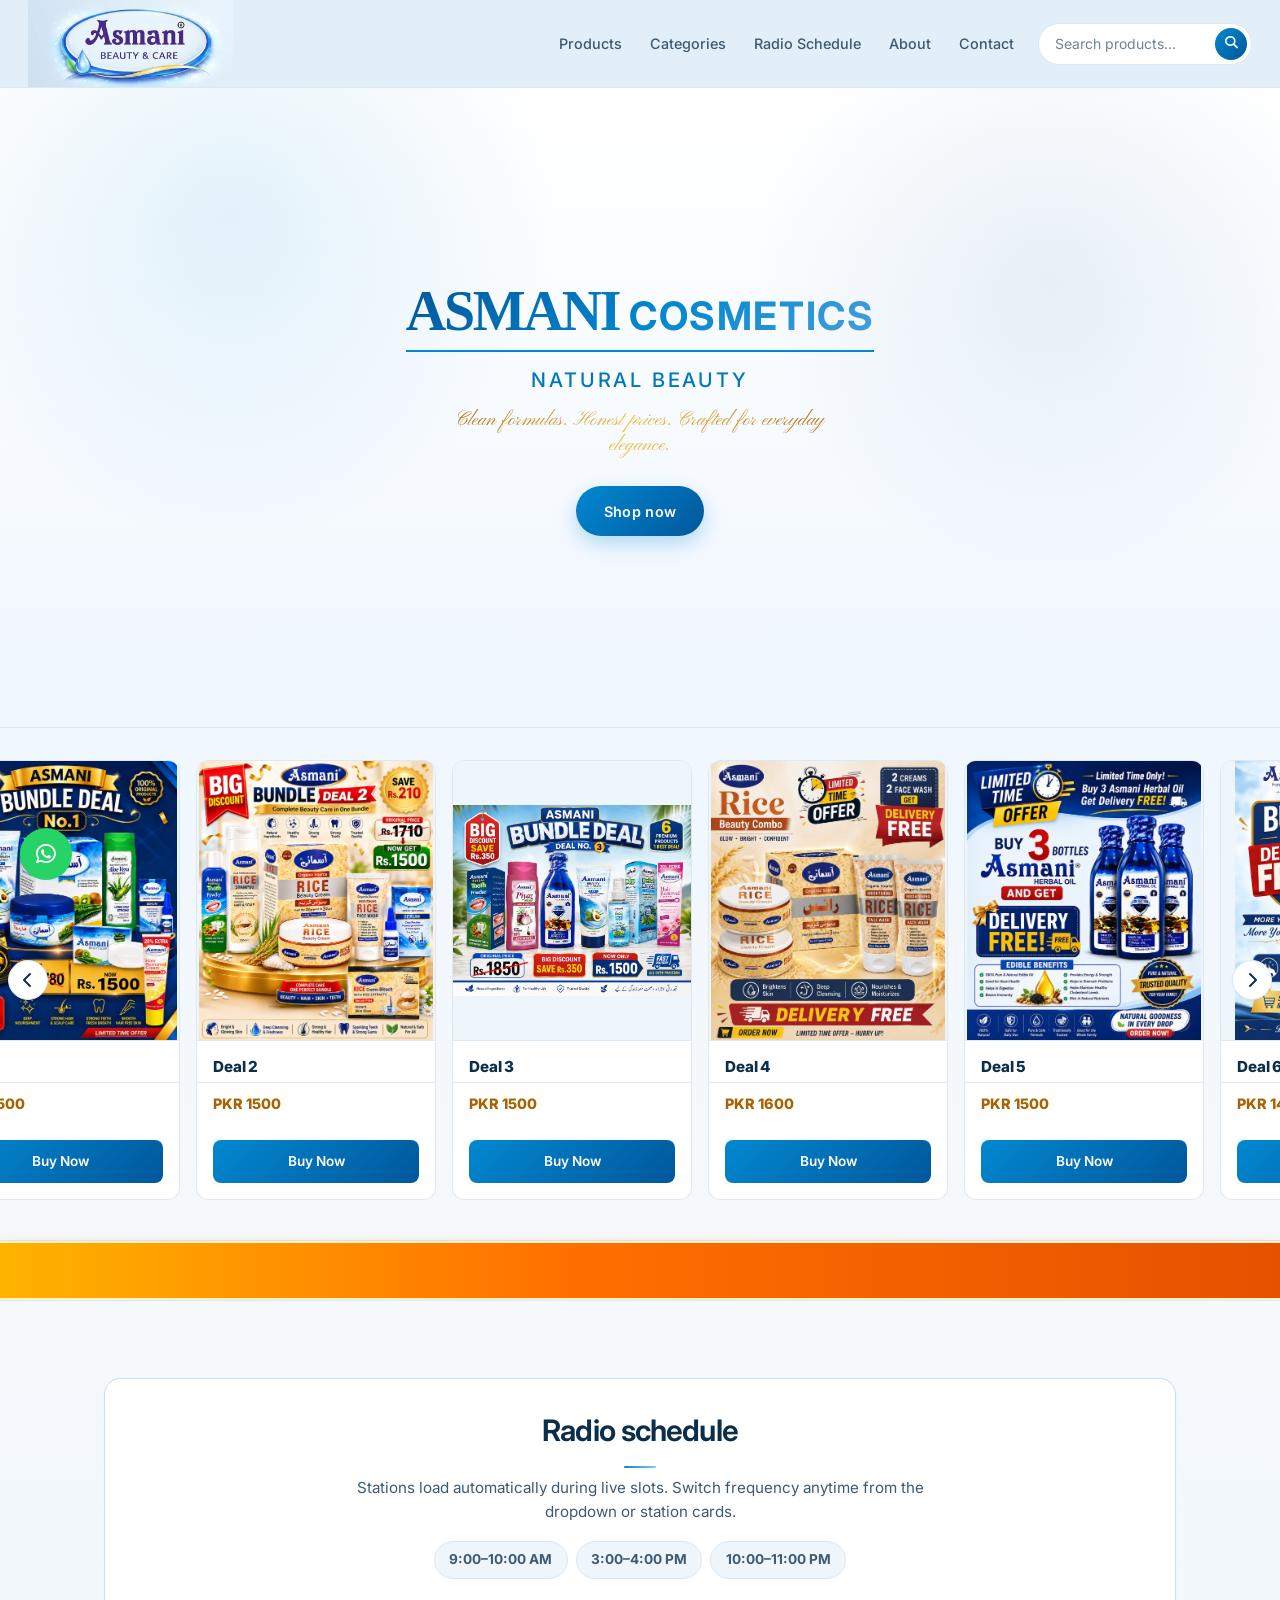
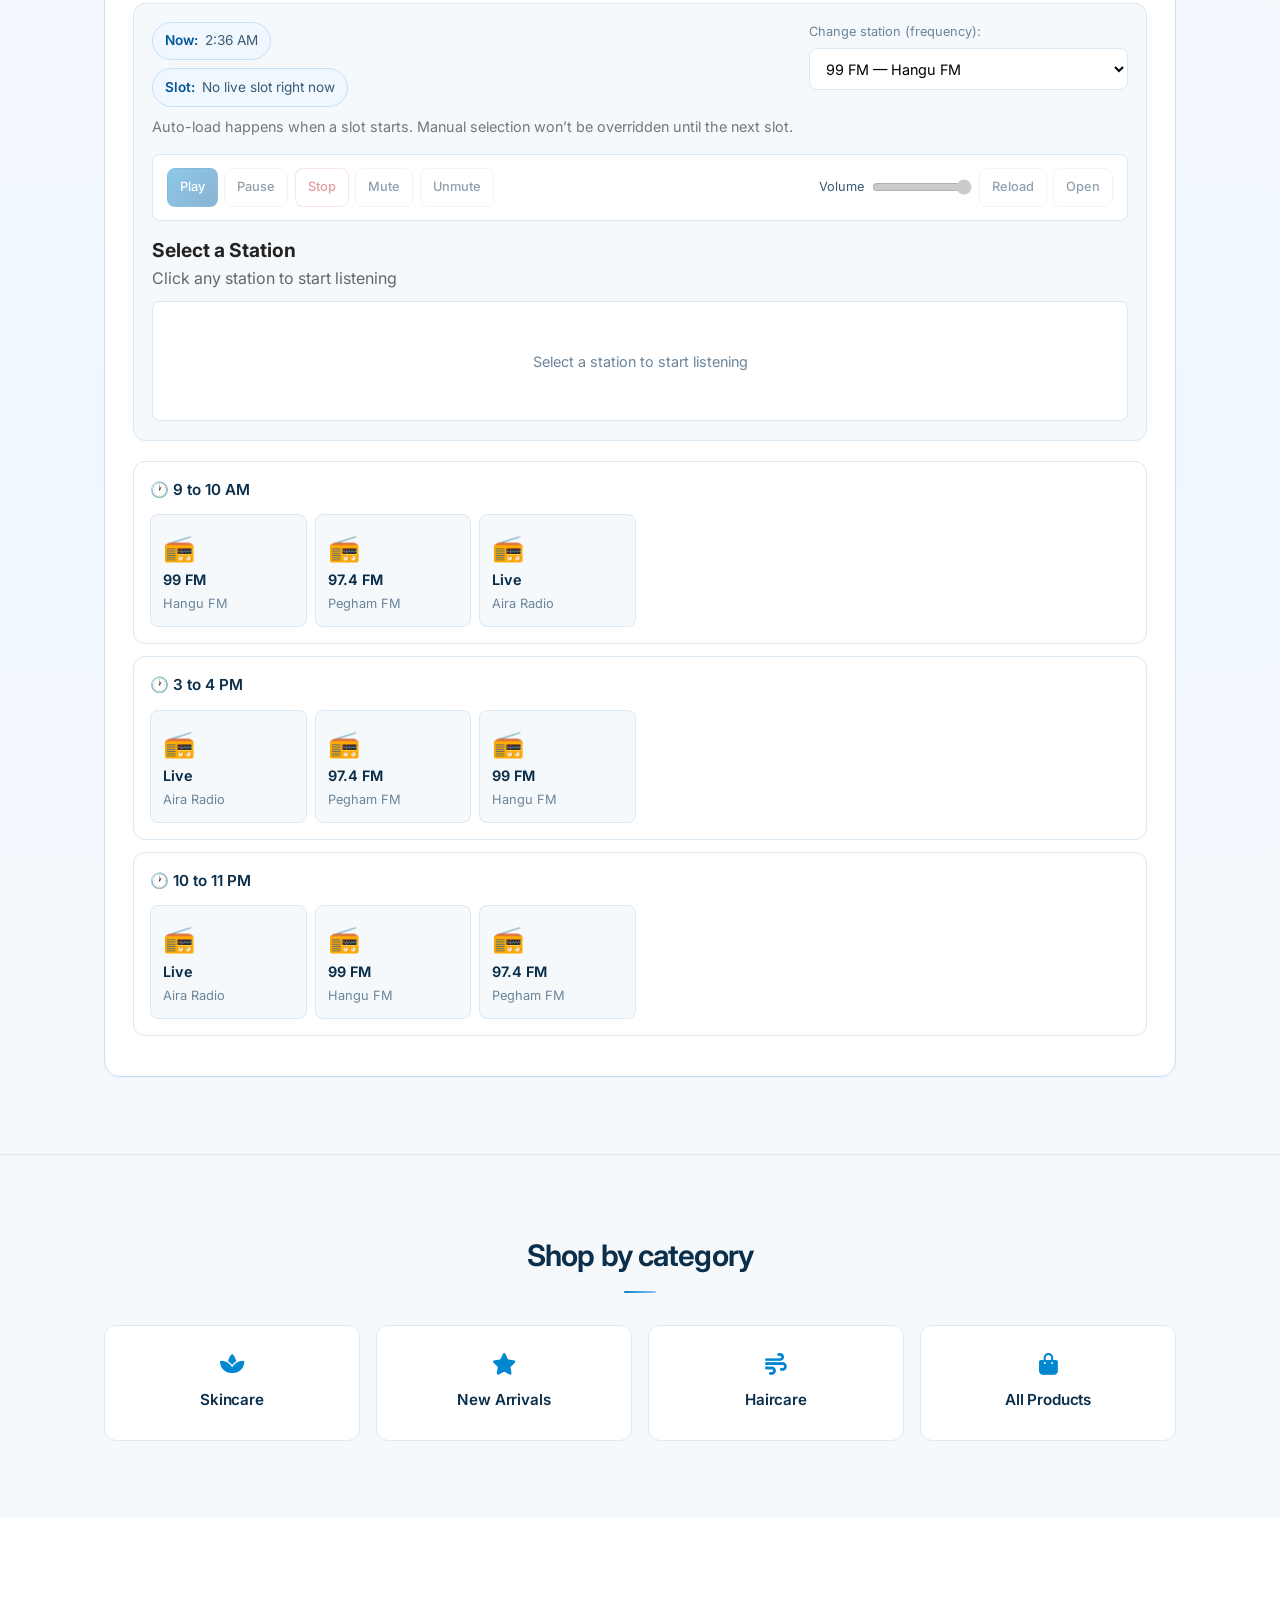
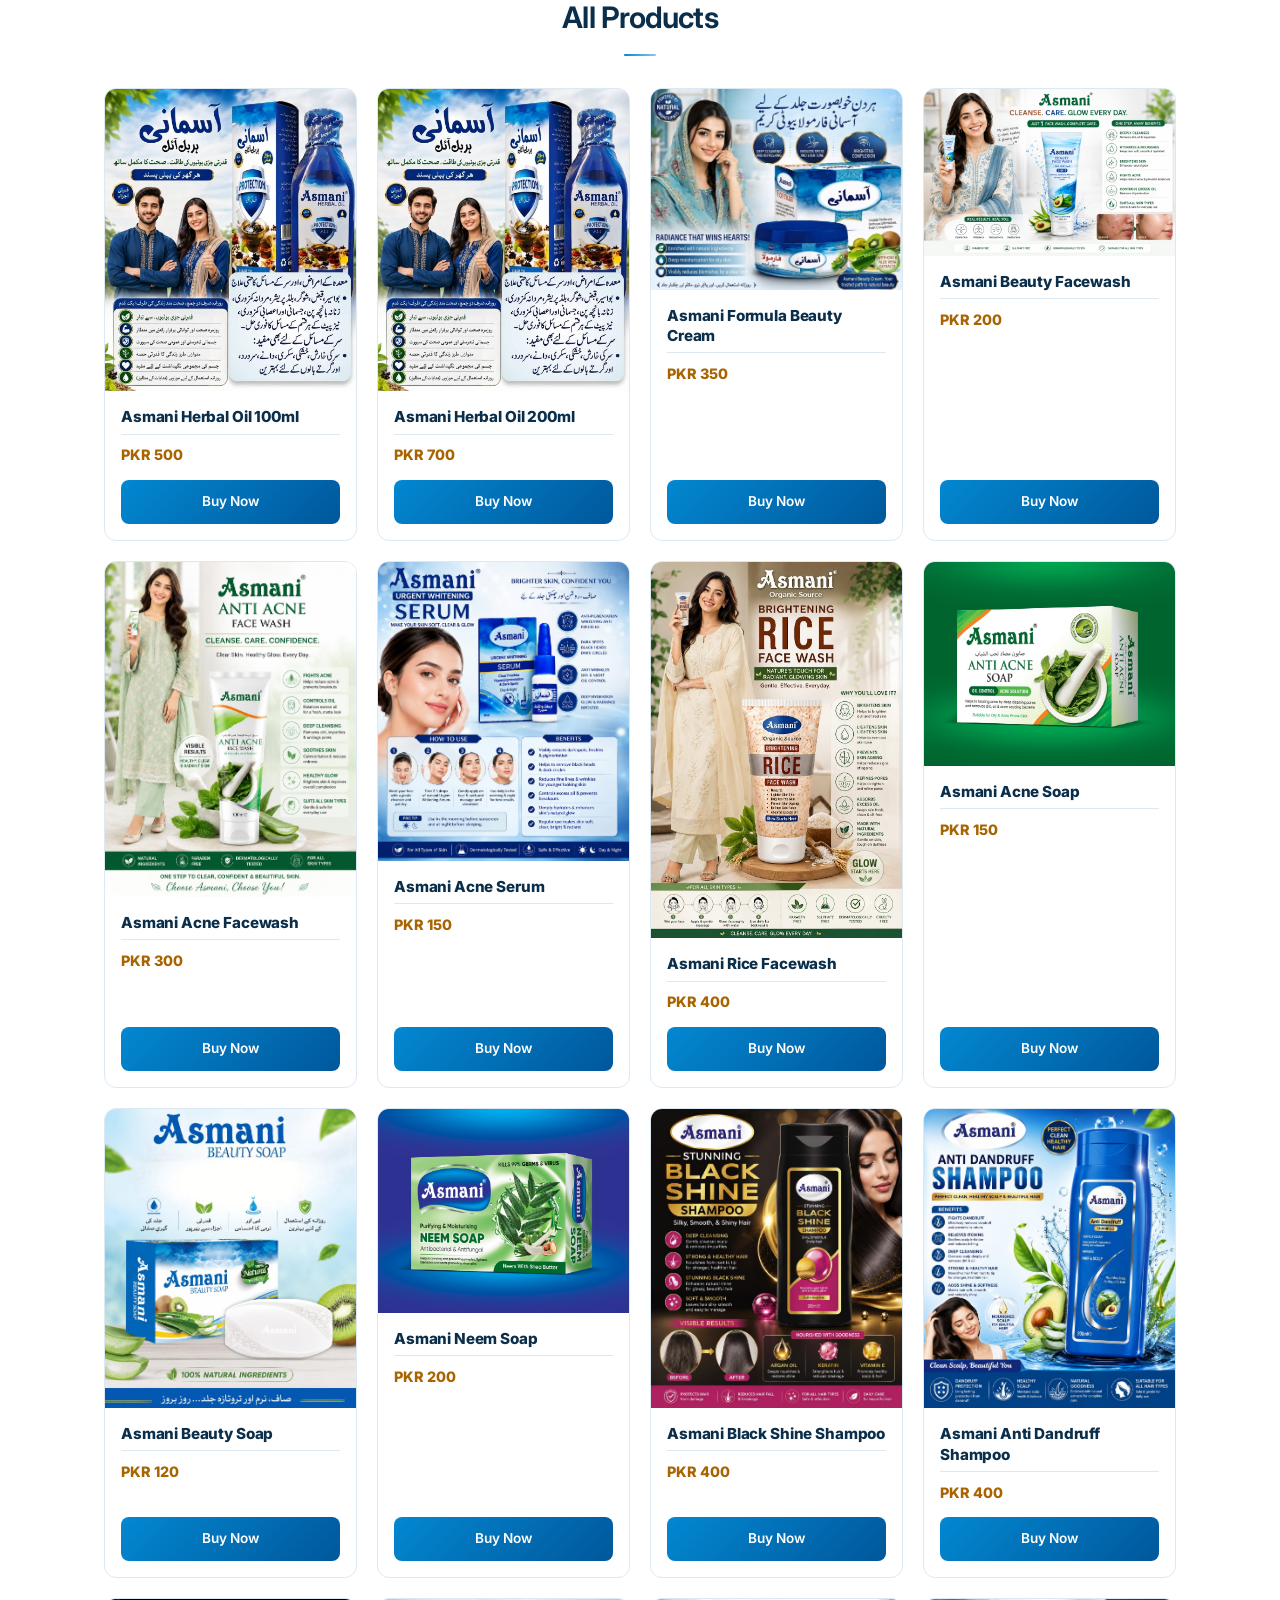
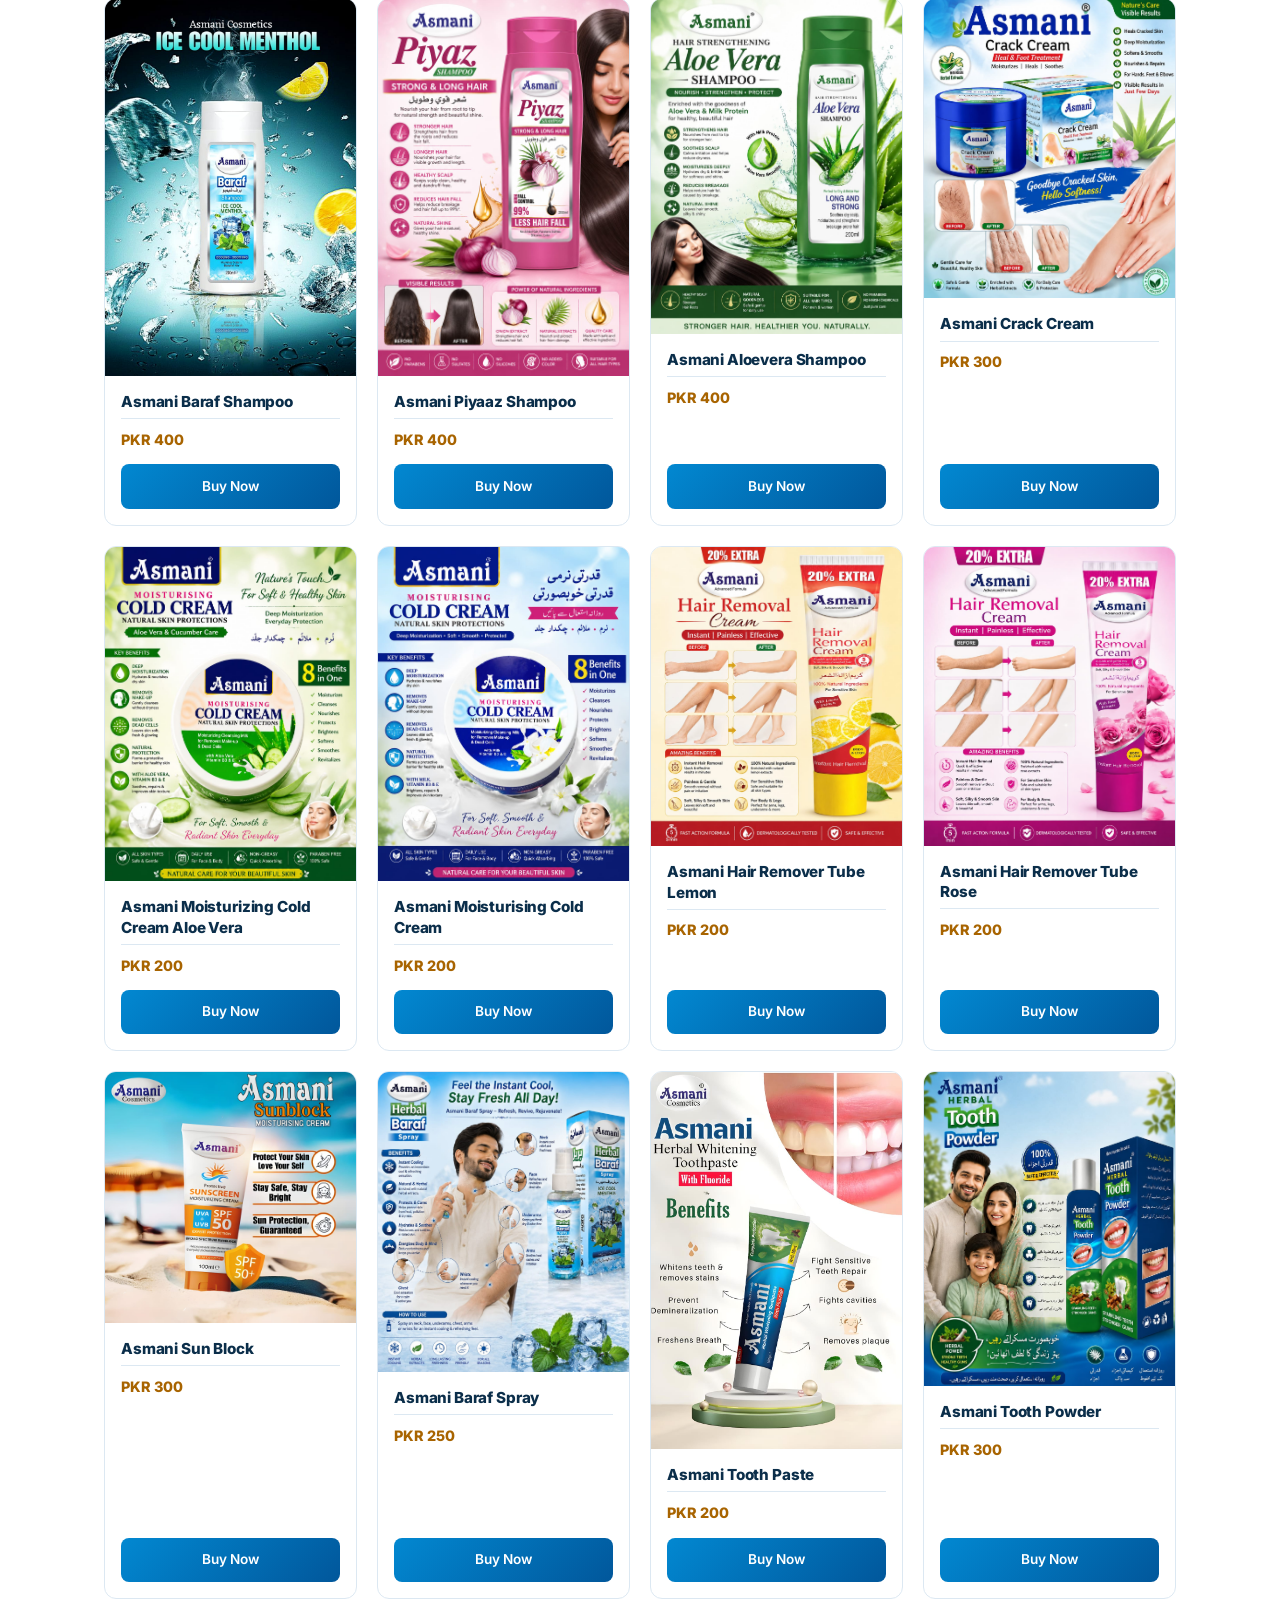
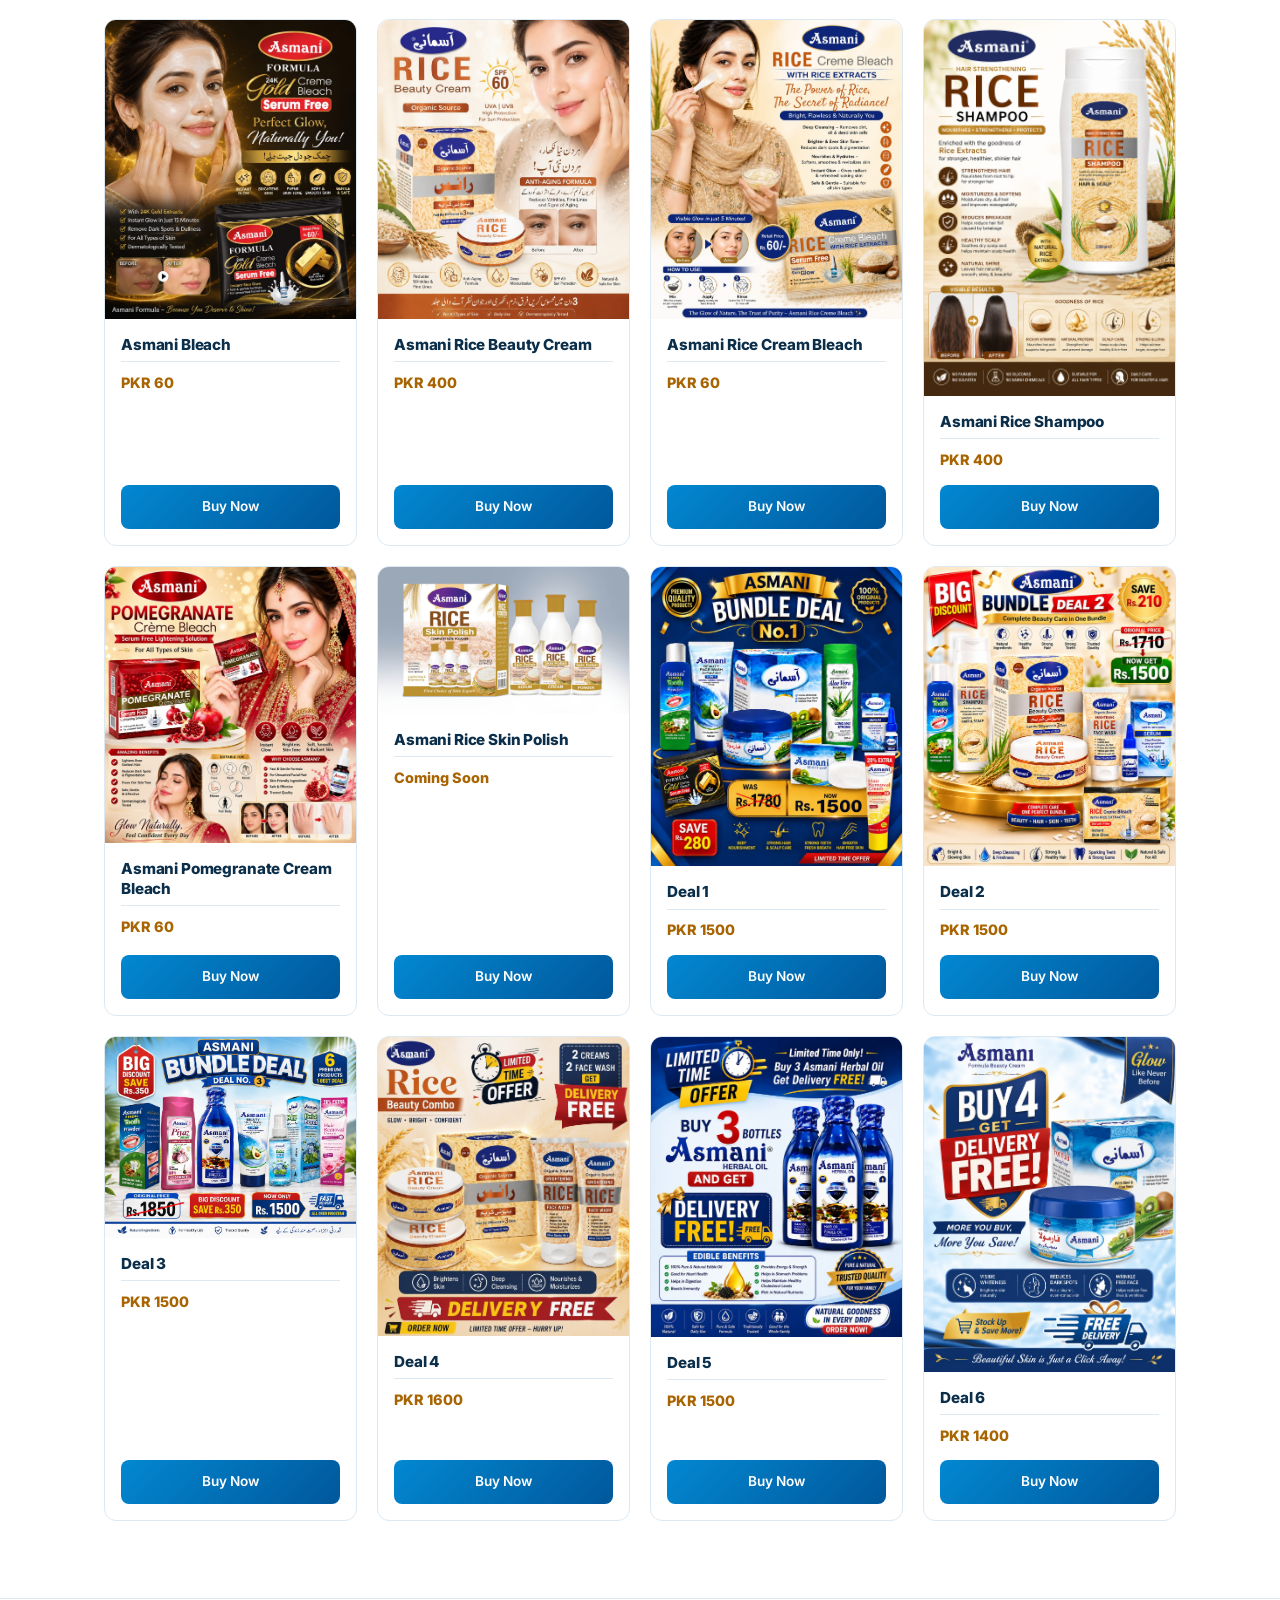
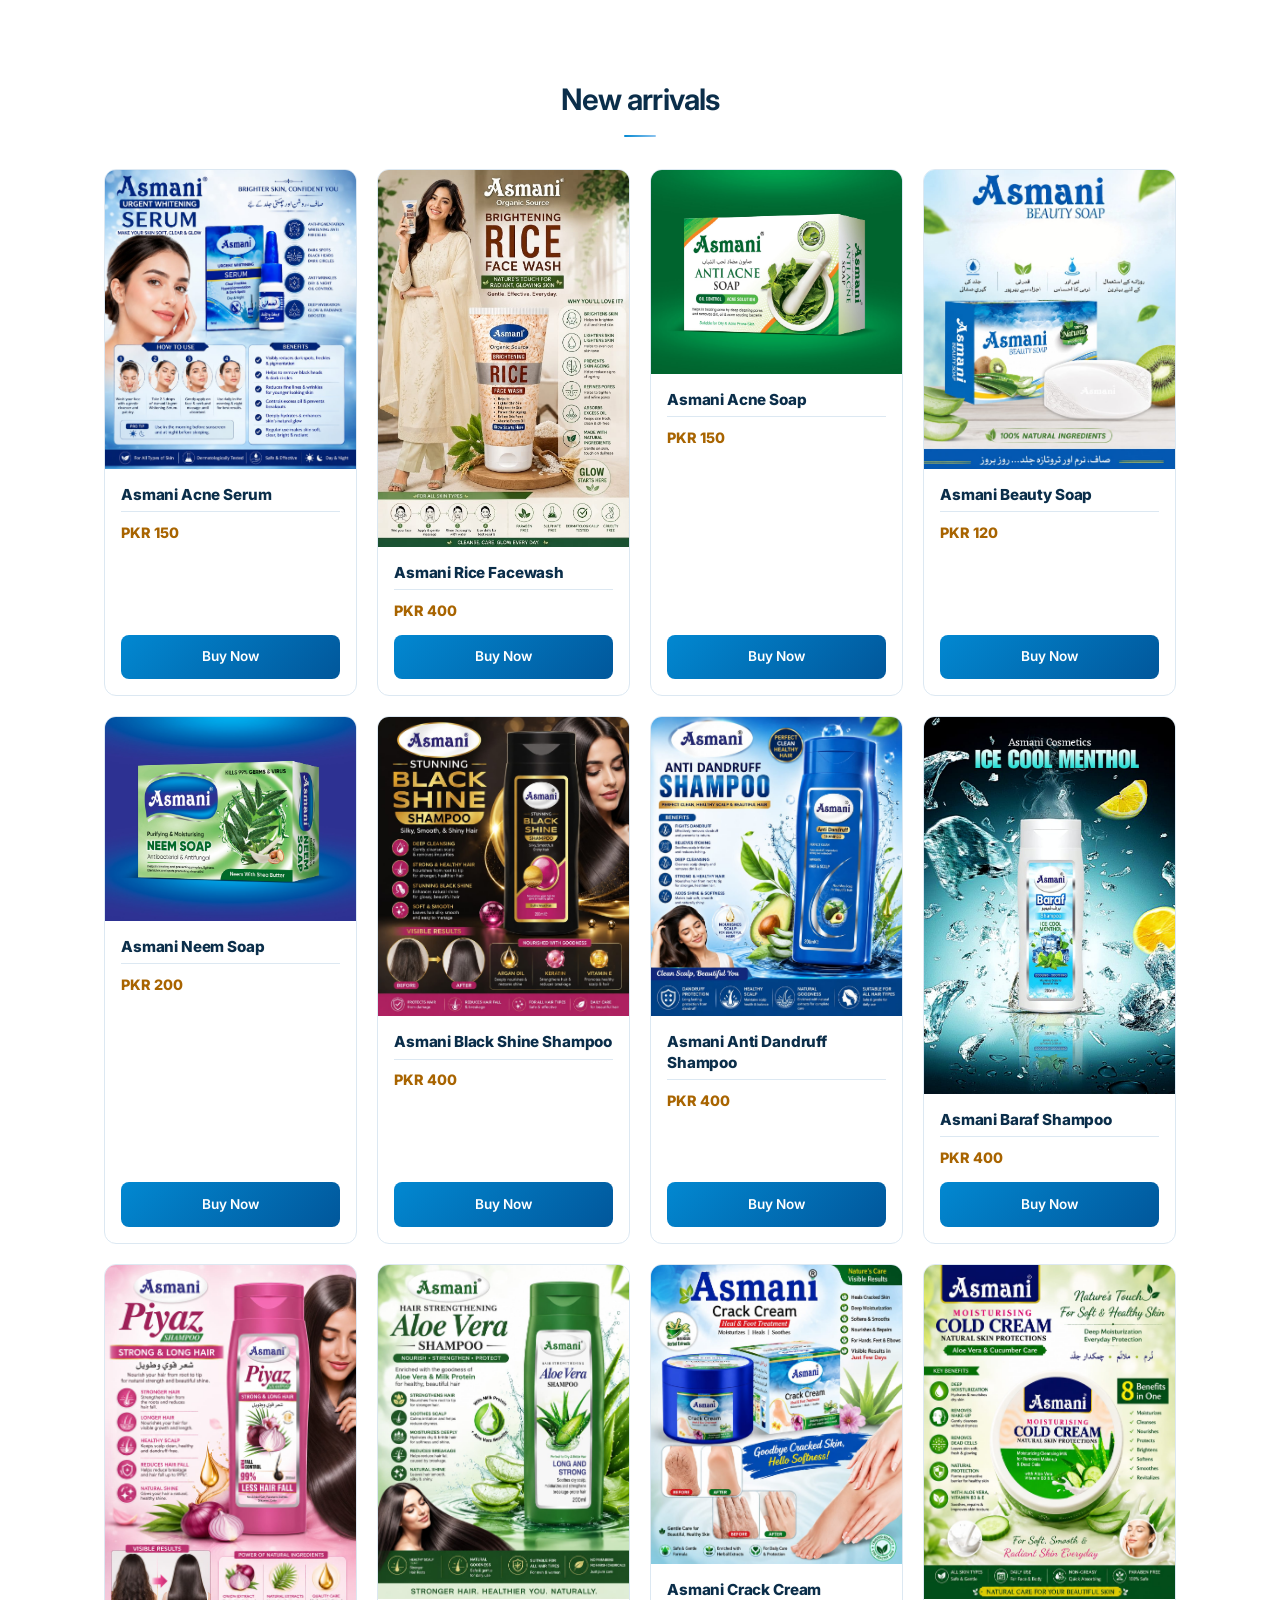
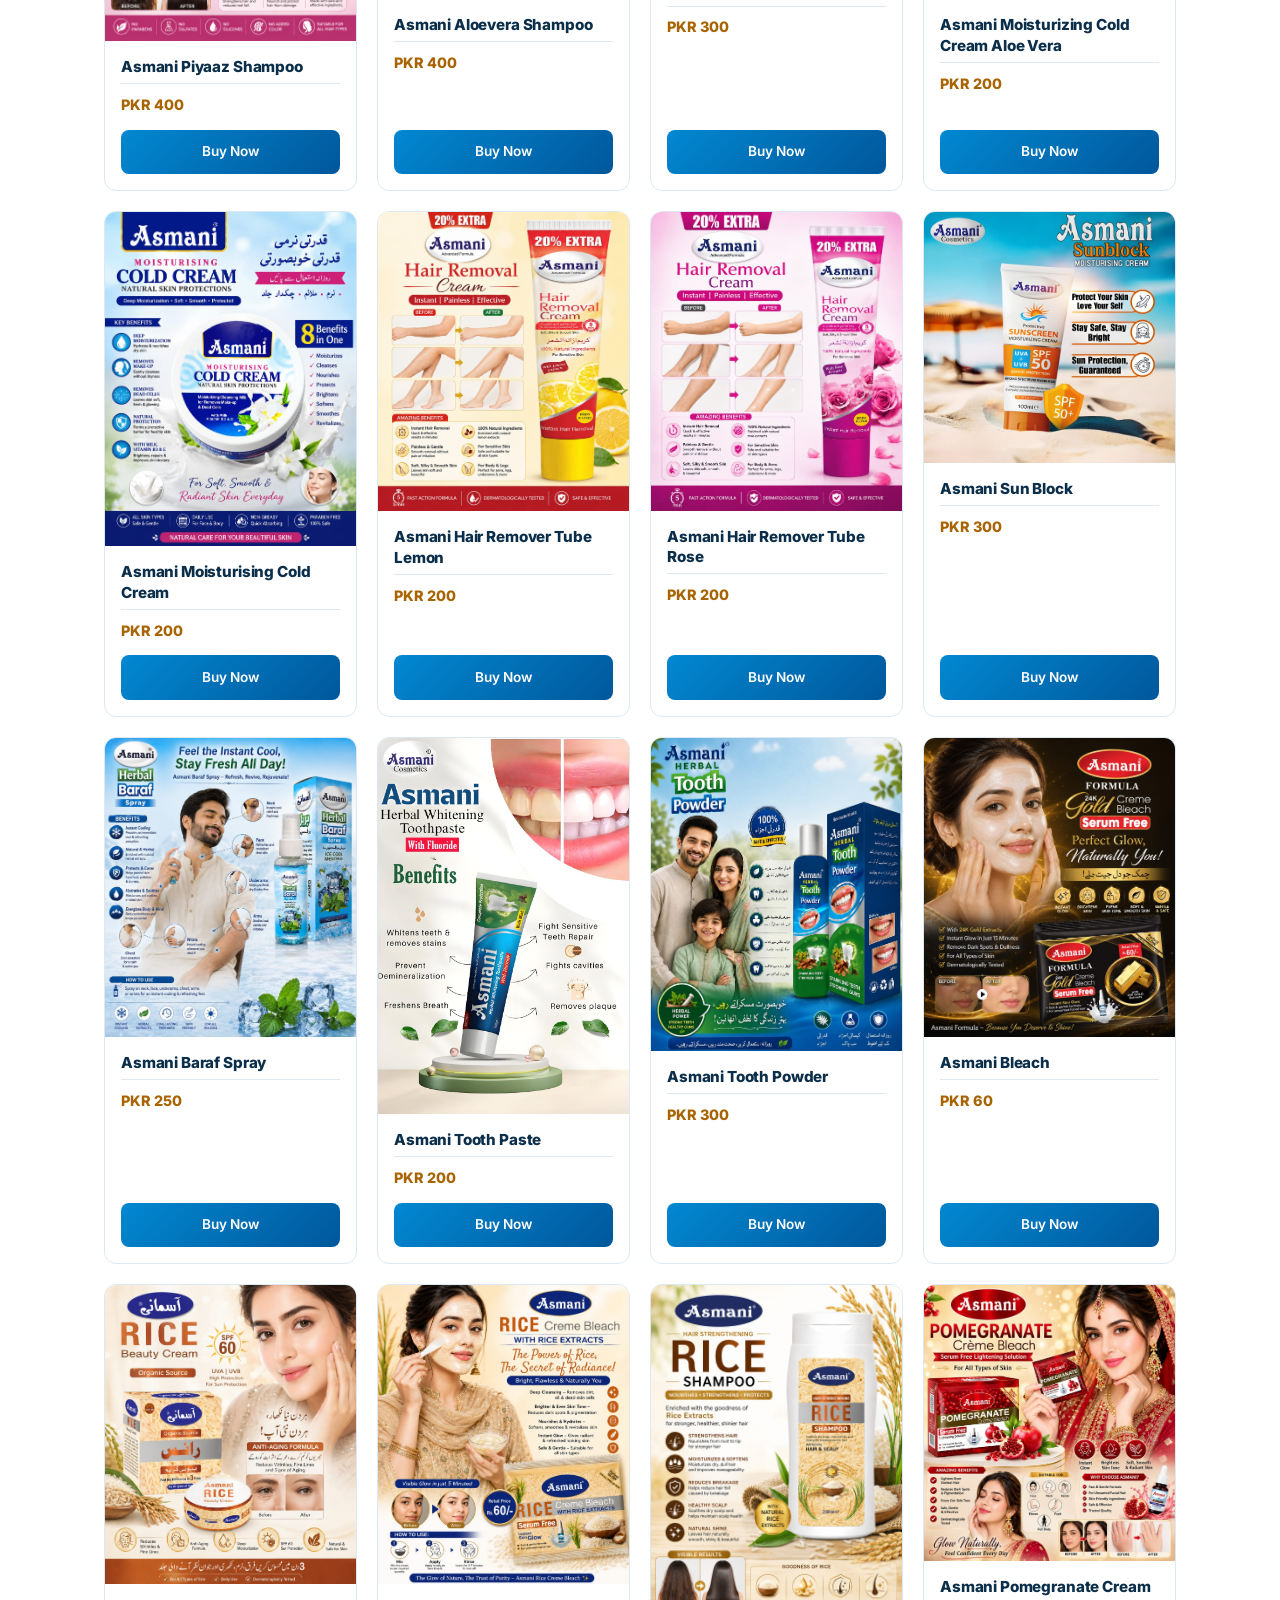
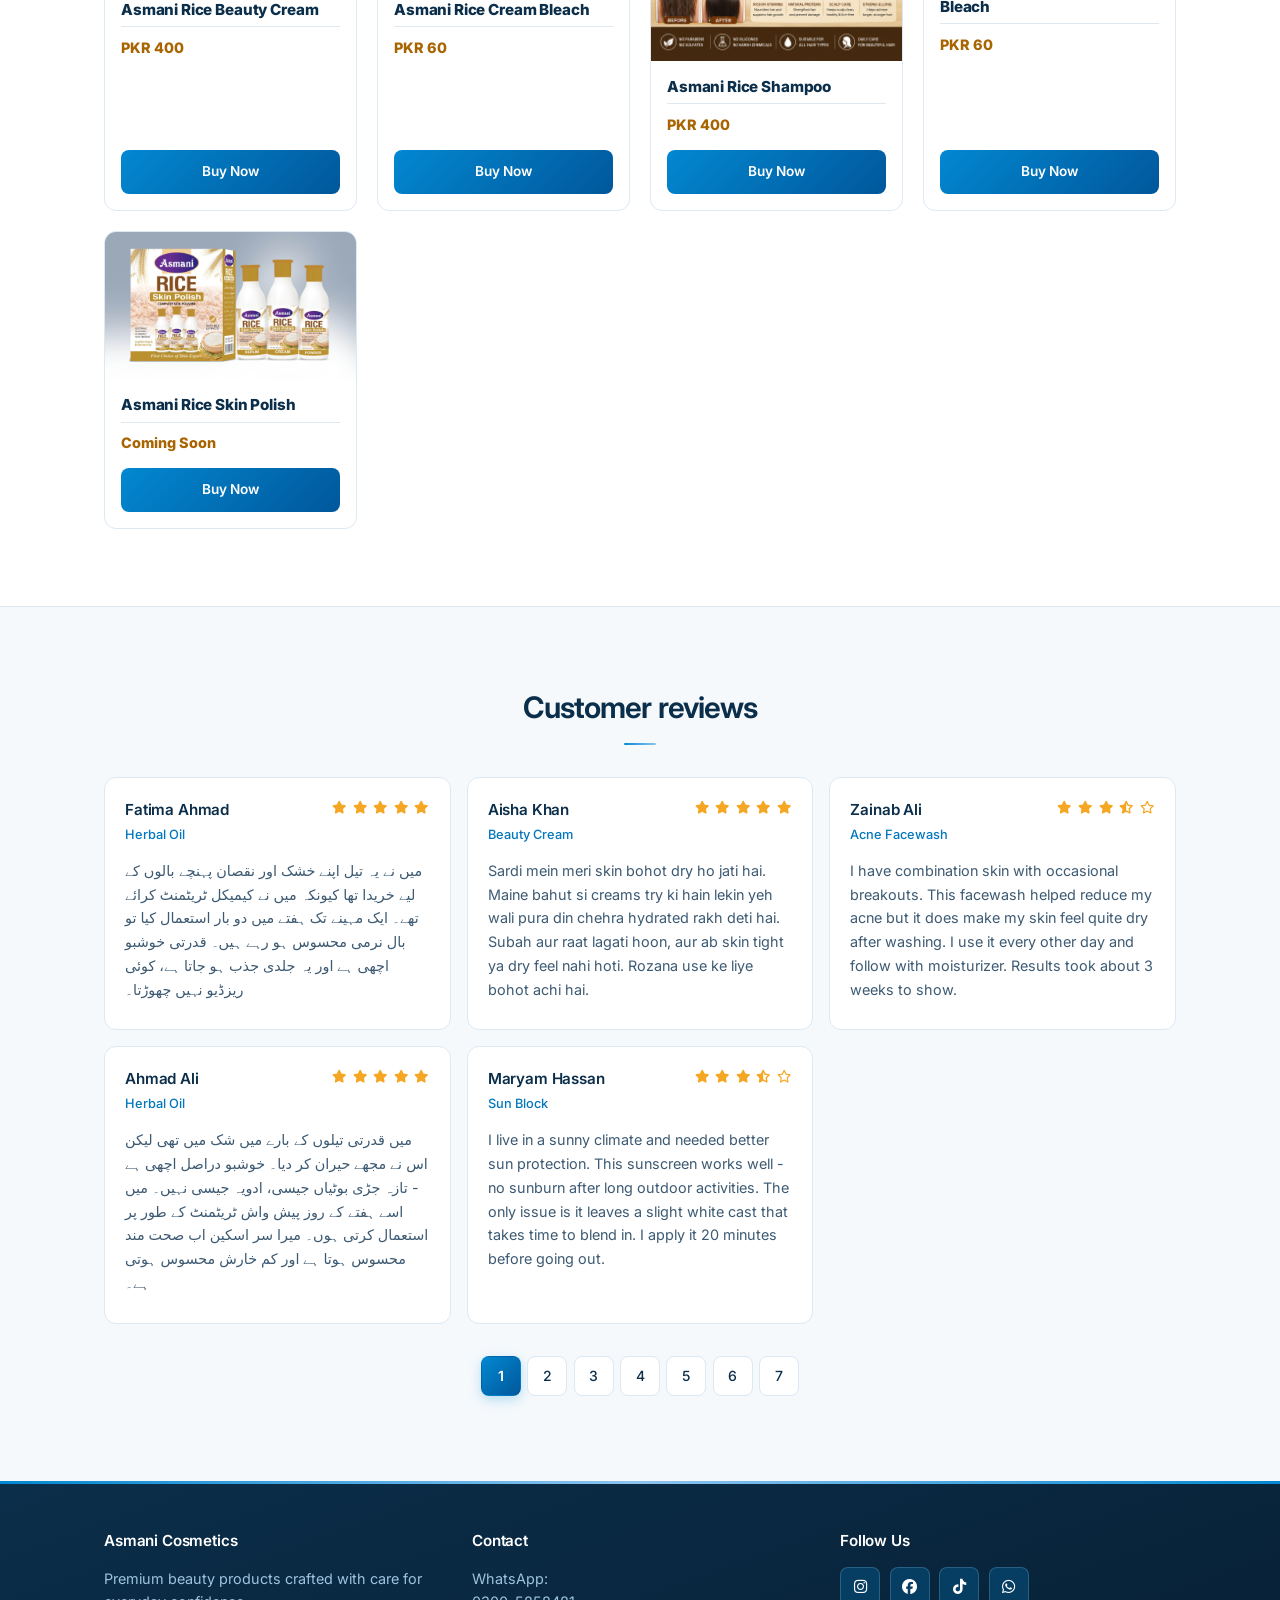
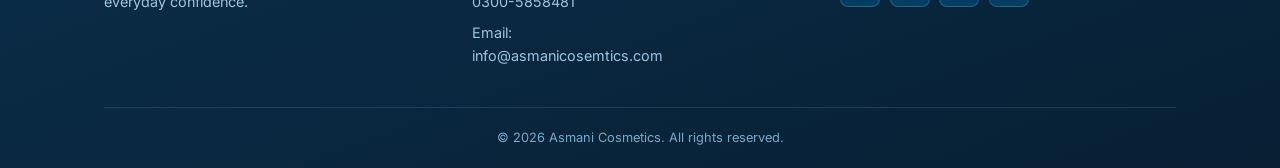
<file: index.html>
<!DOCTYPE html>
<html lang="en">
<head>
    <meta charset="UTF-8">
    <meta name="viewport" content="width=device-width, initial-scale=1.0">
    <link rel="icon" href="logo.png" type="image/png">
    <title>Asmani Cosmetics</title>
    <meta name="description" content="Premium beauty products from Asmani Cosmetics. Shop skincare, haircare, and more.">
    <link rel="stylesheet" href="https://cdnjs.cloudflare.com/ajax/libs/font-awesome/6.4.0/css/all.min.css">
    <link href="https://unpkg.com/aos@2.3.1/dist/aos.css" rel="stylesheet">
    <link rel="stylesheet" href="styles.css">
</head>
<body>
    <!-- Navigation -->
    <nav class="navbar">
        <div class="nav-container">
            <a href="index.html" class="logo-link">
                <div class="logo">
                    <img src="logo.png" alt="Asmani Beauty &amp; Care" class="brand-logo">
                </div>
            </a>
            <div class="nav-right">
                <ul class="nav-menu">
                    <li><a href="shop.html">Products</a></li>
                    <li><a href="index.html#categories">Categories</a></li>
                    <li><a href="index.html#radio-broadcast-schedule">Radio Schedule</a></li>
                    <li><a href="about.html">About</a></li>
                    <li><a href="index.html#footer">Contact</a></li>
                </ul>
                <div class="hamburger">
                    <span></span>
                    <span></span>
                    <span></span>
                </div>
                <form class="nav-search" role="search" aria-label="Search products">
                    <input id="navProductSearch" class="nav-search-input" type="search" placeholder="Search products..." aria-label="Search products" autocomplete="off">
                    <button class="nav-search-btn" type="submit" aria-label="Search">
                        <i class="fas fa-search"></i>
                    </button>
                </form>
            </div>
        </div>
    </nav>

    <!-- Hero Section -->
    <section class="hero">
        <div class="hero-content">
            <h1 class="hero-title"><span class="hero-brand-name">ASMANI</span> <span class="hero-brand-category">COSMETICS</span></h1>
            <p class="hero-tagline">Natural beauty</p>
            <p class="hero-subtitle">Clean formulas. Honest prices. Crafted for everyday elegance.</p>
            <button class="cta-button" onclick="document.getElementById('products').scrollIntoView({ behavior: 'smooth' })">Shop now</button>
        </div>
        <div class="hero-background"></div>
    </section>

    <!-- Sliding Cards Section -->
    <section class="sliding-section" data-aos="fade-up">
        <div class="sliding-wrapper">
            <div class="sliding-controls" aria-label="Slide navigation">
                <button id="slidePrevBtn" class="sliding-nav-btn prev" type="button" aria-label="Scroll left">
                    <i class="fas fa-chevron-left" aria-hidden="true"></i>
                </button>
                <button id="slideNextBtn" class="sliding-nav-btn next" type="button" aria-label="Scroll right">
                    <i class="fas fa-chevron-right" aria-hidden="true"></i>
                </button>
            </div>
            <div class="sliding-container">
                <div class="sliding-cards" id="slidingCards">
                <div class="slide-card" data-aos="zoom-in" data-aos-delay="100">
                    <div class="slide-card-image">
                        <img src="deal 1.jpeg" alt="Deal 1">
                    </div>
                    <h3>Deal 1</h3>
                    <p class="slide-price">PKR 1500</p>
                    <button class="slide-btn" onclick="handleBuyNow('Deal 1', 'PKR 1500')">Buy Now</button>
                </div>
                <div class="slide-card" data-aos="zoom-in" data-aos-delay="200">
                    <div class="slide-card-image">
                        <img src="deal 2.jpeg" alt="Deal 2">
                    </div>
                    <h3>Deal 2</h3>
                    <p class="slide-price">PKR 1500</p>
                    <button class="slide-btn" onclick="handleBuyNow('Deal 2', 'PKR 1500')">Buy Now</button>
                </div>
                <div class="slide-card" data-aos="zoom-in" data-aos-delay="300">
                    <div class="slide-card-image">
                        <img src="deal 3.jpeg" alt="Deal 3">
                    </div>
                    <h3>Deal 3</h3>
                    <p class="slide-price">PKR 1500</p>
                    <button class="slide-btn" onclick="handleBuyNow('Deal 3', 'PKR 1500')">Buy Now</button>
                </div>
                <div class="slide-card" data-aos="zoom-in" data-aos-delay="400">
                    <div class="slide-card-image">
                        <img src="deal 4.jpeg" alt="Deal 4">
                    </div>
                    <h3>Deal 4</h3>
                    <p class="slide-price">PKR 1600</p>
                    <button class="slide-btn" onclick="handleBuyNow('Deal 4', 'PKR 1600')">Buy Now</button>
                </div>
                <div class="slide-card" data-aos="zoom-in" data-aos-delay="500">
                    <div class="slide-card-image">
                        <img src="deal 5.jpeg" alt="Deal 5">
                    </div>
                    <h3>Deal 5</h3>
                    <p class="slide-price">PKR 1500</p>
                    <button class="slide-btn" onclick="handleBuyNow('Deal 5', 'PKR 1500')">Buy Now</button>
                </div>
                <div class="slide-card" data-aos="zoom-in" data-aos-delay="600">
                    <div class="slide-card-image">
                        <img src="deal 6.jpeg" alt="Deal 6">
                    </div>
                    <h3>Deal 6</h3>
                    <p class="slide-price">PKR 1400</p>
                    <button class="slide-btn" onclick="handleBuyNow('Deal 6', 'PKR 1400')">Buy Now</button>
                </div>
                <!-- Duplicate for seamless loop -->
                <div class="slide-card" data-loop-start="1" aria-hidden="true">
                    <div class="slide-card-image">
                        <img src="deal 1.jpeg" alt="">
                    </div>
                    <h3>Deal 1</h3>
                    <p class="slide-price">PKR 1500</p>
                    <button class="slide-btn" tabindex="-1" onclick="handleBuyNow('Deal 1', 'PKR 1500')">Buy Now</button>
                </div>
                <div class="slide-card" aria-hidden="true">
                    <div class="slide-card-image">
                        <img src="deal 2.jpeg" alt="">
                    </div>
                    <h3>Deal 2</h3>
                    <p class="slide-price">PKR 1500</p>
                    <button class="slide-btn" tabindex="-1" onclick="handleBuyNow('Deal 2', 'PKR 1500')">Buy Now</button>
                </div>
                <div class="slide-card" aria-hidden="true">
                    <div class="slide-card-image">
                        <img src="deal 3.jpeg" alt="">
                    </div>
                    <h3>Deal 3</h3>
                    <p class="slide-price">PKR 1500</p>
                    <button class="slide-btn" tabindex="-1" onclick="handleBuyNow('Deal 3', 'PKR 1500')">Buy Now</button>
                </div>
                <div class="slide-card" aria-hidden="true">
                    <div class="slide-card-image">
                        <img src="deal 4.jpeg" alt="">
                    </div>
                    <h3>Deal 4</h3>
                    <p class="slide-price">PKR 1600</p>
                    <button class="slide-btn" tabindex="-1" onclick="handleBuyNow('Deal 4', 'PKR 1600')">Buy Now</button>
                </div>
                <div class="slide-card" aria-hidden="true">
                    <div class="slide-card-image">
                        <img src="deal 5.jpeg" alt="">
                    </div>
                    <h3>Deal 5</h3>
                    <p class="slide-price">PKR 1500</p>
                    <button class="slide-btn" tabindex="-1" onclick="handleBuyNow('Deal 5', 'PKR 1500')">Buy Now</button>
                </div>
                <div class="slide-card" aria-hidden="true">
                    <div class="slide-card-image">
                        <img src="deal 6.jpeg" alt="">
                    </div>
                    <h3>Deal 6</h3>
                    <p class="slide-price">PKR 1400</p>
                    <button class="slide-btn" tabindex="-1" onclick="handleBuyNow('Deal 6', 'PKR 1400')">Buy Now</button>
                </div>
            </div>
            </div>
        </div>
    </section>

    <section class="delivery-notice" aria-label="Delivery offer">
        <div class="delivery-notice-track">
            <p>No delivery charges on shopping above PKR 2,000 <span aria-hidden="true">&bull;</span> No delivery charges on shopping above PKR 2,000 <span aria-hidden="true">&bull;</span></p>
        </div>
    </section>

    <!-- Radio Broadcast Schedule (NEW) -->
    <section id="radio-broadcast-schedule" data-aos="fade-up">
        <div class="container">
            <div class="rbs-surface">
                <div class="rbs-header">
                    <h2 class="section-title">Radio schedule</h2>
                    <p class="rbs-subtitle">Stations load automatically during live slots. Switch frequency anytime from the dropdown or station cards.</p>
                    <ul class="rbs-timings">
                        <li><strong>9:00–10:00 AM</strong></li>
                        <li><strong>3:00–4:00 PM</strong></li>
                        <li><strong>10:00–11:00 PM</strong></li>
                    </ul>
                </div>

                <div class="rbs-grid">
                    <div class="rbs-player">
                        <div class="rbs-player-top">
                            <div class="rbs-now">
                                <div class="rbs-chip"><strong>Now:</strong> <span id="rbs-now-time">--:--</span></div>
                                <div class="rbs-chip"><strong>Slot:</strong> <span id="rbs-now-slot">No live slot right now</span></div>
                                <button class="rbs-broadcast-btn" id="rbs-broadcast-indicator" type="button" hidden>Broadcasting Now</button>
                                <div style="color:#777; font-size:0.9rem;">Auto-load happens when a slot starts. Manual selection won’t be overridden until the next slot.</div>
                            </div>
                            <div class="rbs-picker">
                                <label for="rbs-station-select">Change station (frequency):</label>
                                <select id="rbs-station-select" aria-label="Station selection"></select>
                            </div>
                        </div>

                        <div class="rbs-controls" aria-label="Player Controls">
                            <div class="grp">
                                <button class="rbs-btn primary" id="rbs-btn-play" type="button">Play</button>
                                <button class="rbs-btn" id="rbs-btn-pause" type="button">Pause</button>
                                <button class="rbs-btn danger" id="rbs-btn-stop" type="button">Stop</button>
                                <button class="rbs-btn" id="rbs-btn-mute" type="button">Mute</button>
                                <button class="rbs-btn" id="rbs-btn-unmute" type="button">Unmute</button>
                            </div>
                            <div class="grp">
                                <div class="rbs-volume">
                                    <span>Volume</span>
                                    <input id="rbs-volume" type="range" min="0" max="1" step="0.05" value="1" />
                                </div>
                                <button class="rbs-btn" id="rbs-btn-reload" type="button">Reload</button>
                                <button class="rbs-btn" id="rbs-btn-open" type="button">Open</button>
                            </div>
                        </div>

                        <div style="margin-bottom:10px;">
                            <h3 style="margin:0; font-size:1.2rem; color:#222;" id="rbs-current-station-name">Select a Station</h3>
                            <div style="color:#666;" id="rbs-current-station-status">Click any station to start listening</div>
                        </div>

                        <div class="rbs-player-area" id="rbs-player-area">
                            <div class="rbs-placeholder">
                                <div>Select a station to start listening</div>
                            </div>
                        </div>
                    </div>

                    <div id="rbs-time-slots" aria-label="Radio schedule slots"></div>
                </div>
            </div>
        </div>
    </section>

    <!-- Categories Section -->
    <section id="categories" class="categories-section" data-aos="fade-up">
        <div class="container">
            <h2 class="section-title">Shop by category</h2>
            <div class="categories-grid">
                <a href="categories.html?category=Skincare" class="category-card category-link" data-aos="zoom-in" data-aos-delay="100">
                    <i class="fas fa-spa"></i>
                    <h3>Skincare</h3>
                </a>
                <a href="index.html#arrivals" class="category-card category-link" data-aos="zoom-in" data-aos-delay="200">
                    <i class="fas fa-star"></i>
                    <h3>New Arrivals</h3>
                </a>
                <a href="categories.html?category=Haircare" class="category-card category-link" data-aos="zoom-in" data-aos-delay="300">
                    <i class="fas fa-wind"></i>
                    <h3>Haircare</h3>
                </a>
                <a href="shop.html" class="category-card category-link" data-aos="zoom-in" data-aos-delay="400">
                    <i class="fas fa-shopping-bag"></i>
                    <h3>All Products</h3>
                </a>
            </div>
        </div>
    </section>

    <!-- Top Products Section -->
    <section id="products" class="products-section">
        <div class="container">
            <h2 class="section-title">All Products</h2>
            <div class="products-grid" id="productsGrid">
                <!-- Products will be dynamically loaded here -->
            </div>
        </div>
    </section>

    <!-- New Arrivals Section -->
    <section id="arrivals" class="arrivals-section" data-aos="fade-up">
        <div class="container">
            <h2 class="section-title">New arrivals</h2>
            <div class="products-grid" id="arrivalsGrid" data-aos="fade-up">
                <!-- New arrivals will be dynamically loaded here -->
            </div>
        </div>
    </section>

    <!-- Customer Reviews Section -->
    <section id="reviews" class="reviews-section" data-aos="fade-up">
        <div class="container">
            <h2 class="section-title">Customer reviews</h2>
            <div class="reviews-grid">
                <!-- Review 1 -->
                <div class="review-card" data-aos="fade-up" data-aos-delay="100">
                    <div class="review-header">
                        <div class="reviewer-info">
                            <h4 class="reviewer-name">Fatima Ahmad</h4>
                            <p class="reviewer-product">Herbal Oil</p>
                        </div>
                        <div class="review-stars">
                            <i class="fas fa-star"></i>
                            <i class="fas fa-star"></i>
                            <i class="fas fa-star"></i>
                            <i class="fas fa-star"></i>
                            <i class="fas fa-star"></i>
                        </div>
                    </div>
                    <p class="review-text">میں نے یہ تیل اپنے خشک اور نقصان پہنچے بالوں کے لیے خریدا تھا کیونکہ میں نے کیمیکل ٹریٹمنٹ کرائے تھے۔ ایک مہینے تک ہفتے میں دو بار استعمال کیا تو بال نرمی محسوس ہو رہے ہیں۔ قدرتی خوشبو اچھی ہے اور یہ جلدی جذب ہو جاتا ہے، کوئی ریزڈیو نہیں چھوڑتا۔</p>
                </div>

                <!-- Review 2 -->
                <div class="review-card" data-aos="fade-up" data-aos-delay="200">
                    <div class="review-header">
                        <div class="reviewer-info">
                            <h4 class="reviewer-name">Aisha Khan</h4>
                            <p class="reviewer-product">Beauty Cream</p>
                        </div>
                        <div class="review-stars">
                            <i class="fas fa-star"></i>
                            <i class="fas fa-star"></i>
                            <i class="fas fa-star"></i>
                            <i class="fas fa-star"></i>
                            <i class="fas fa-star"></i>
                        </div>
                    </div>
                    <p class="review-text">Sardi mein meri skin bohot dry ho jati hai. Maine bahut si creams try ki hain lekin yeh wali pura din chehra hydrated rakh deti hai. Subah aur raat lagati hoon, aur ab skin tight ya dry feel nahi hoti. Rozana use ke liye bohot achi hai.</p>
                </div>

                <!-- Review 3 -->
                <div class="review-card" data-aos="fade-up" data-aos-delay="300">
                    <div class="review-header">
                        <div class="reviewer-info">
                            <h4 class="reviewer-name">Zainab Ali</h4>
                            <p class="reviewer-product">Acne Facewash</p>
                        </div>
                        <div class="review-stars">
                            <i class="fas fa-star"></i>
                            <i class="fas fa-star"></i>
                            <i class="fas fa-star"></i>
                            <i class="fas fa-star-half-alt"></i>
                            <i class="far fa-star"></i>
                        </div>
                    </div>
                    <p class="review-text">I have combination skin with occasional breakouts. This facewash helped reduce my acne but it does make my skin feel quite dry after washing. I use it every other day and follow with moisturizer. Results took about 3 weeks to show.</p>
                </div>

                <!-- Review 4 -->
                <div class="review-card" data-aos="fade-up" data-aos-delay="400">
                    <div class="review-header">
                        <div class="reviewer-info">
                            <h4 class="reviewer-name">Ahmad Ali</h4>
                            <p class="reviewer-product">Herbal Oil</p>
                        </div>
                        <div class="review-stars">
                            <i class="fas fa-star"></i>
                            <i class="fas fa-star"></i>
                            <i class="fas fa-star"></i>
                            <i class="fas fa-star"></i>
                            <i class="fas fa-star"></i>
                        </div>
                    </div>
                    <p class="review-text">میں قدرتی تیلوں کے بارے میں شک میں تھی لیکن اس نے مجھے حیران کر دیا۔ خوشبو دراصل اچھی ہے - تازہ جڑی بوٹیاں جیسی، ادویہ جیسی نہیں۔ میں اسے ہفتے کے روز پیش واش ٹریٹمنٹ کے طور پر استعمال کرتی ہوں۔ میرا سر اسکین اب صحت مند محسوس ہوتا ہے اور کم خارش محسوس ہوتی ہے۔</p>
                </div>

                <!-- Review 5 -->
                <div class="review-card" data-aos="fade-up" data-aos-delay="500">
                    <div class="review-header">
                        <div class="reviewer-info">
                            <h4 class="reviewer-name">Maryam Hassan</h4>
                            <p class="reviewer-product">Sun Block</p>
                        </div>
                        <div class="review-stars">
                            <i class="fas fa-star"></i>
                            <i class="fas fa-star"></i>
                            <i class="fas fa-star"></i>
                            <i class="fas fa-star-half-alt"></i>
                            <i class="far fa-star"></i>
                        </div>
                    </div>
                    <p class="review-text">I live in a sunny climate and needed better sun protection. This sunscreen works well - no sunburn after long outdoor activities. The only issue is it leaves a slight white cast that takes time to blend in. I apply it 20 minutes before going out.</p>
                </div>

                <!-- Review 6 -->
                <div class="review-card" data-aos="fade-up" data-aos-delay="600">
                    <div class="review-header">
                        <div class="reviewer-info">
                            <h4 class="reviewer-name">Sarah Mohammad</h4>
                            <p class="reviewer-product">Skin Serum</p>
                        </div>
                        <div class="review-stars">
                            <i class="fas fa-star"></i>
                            <i class="fas fa-star"></i>
                            <i class="fas fa-star"></i>
                            <i class="fas fa-star"></i>
                            <i class="fas fa-star"></i>
                        </div>
                    </div>
                    <p class="review-text">Maine yeh serum apni dull skin ke liye shuru kiya tha. Ek week mein hi chehra bright dikhai dene laga. Yeh lightweight hai aur skin ko oily nahi karta. Main ise cleansing ke baad, moisturizer se pehle lagati hoon. Mere busy morning routine ke liye perfect hai.</p>
                </div>

                <!-- Review 7 -->
                <div class="review-card" data-aos="fade-up" data-aos-delay="700">
                    <div class="review-header">
                        <div class="reviewer-info">
                            <h4 class="reviewer-name">Hira Mohammad</h4>
                            <p class="reviewer-product">Herbal Oil</p>
                        </div>
                        <div class="review-stars">
                            <i class="fas fa-star"></i>
                            <i class="fas fa-star"></i>
                            <i class="fas fa-star"></i>
                            <i class="fas fa-star"></i>
                            <i class="fas fa-star"></i>
                        </div>
                    </div>
                    <p class="review-text">حمل کے بعد میرے بال بے جان لگ رہے تھے۔ اس تیل نے وہ چمک واپس لے آئی جو میں کھو چکی تھی۔ میں اسے اپنے سر اسکین میں مالش کرتی ہوں اور شیمپو کرنے سے ایک گھنٹہ پہلے چھوڑ دیتی ہوں۔ نتائج دھیرے دھیرے ہیں لیکن مستقل - میرے بال مجموعی طور پر صحت مند محسوس ہوتے ہیں۔</p>
                </div>


                <!-- Review 9 -->
                <div class="review-card" data-aos="fade-up" data-aos-delay="900">
                    <div class="review-header">
                        <div class="reviewer-info">
                            <h4 class="reviewer-name">Amina Hassan</h4>
                            <p class="reviewer-product">Beauty Cream</p>
                        </div>
                        <div class="review-stars">
                            <i class="fas fa-star"></i>
                            <i class="fas fa-star"></i>
                            <i class="fas fa-star"></i>
                            <i class="fas fa-star"></i>
                            <i class="far fa-star"></i>
                        </div>
                    </div>
                    <p class="review-text">I have mature skin and this cream helps with dryness around my eyes. The texture is rich and creamy, which works well for night time, but it's a bit heavy for daytime use under makeup. I use it as an overnight treatment.</p>
                </div>

                <!-- Review 10 -->
                <div class="review-card" data-aos="fade-up" data-aos-delay="1000">
                    <div class="review-header">
                        <div class="reviewer-info">
                            <h4 class="reviewer-name">Faisal Khan</h4>
                            <p class="reviewer-product">Sun Block</p>
                        </div>
                        <div class="review-stars">
                            <i class="fas fa-star"></i>
                            <i class="fas fa-star"></i>
                            <i class="fas fa-star"></i>
                            <i class="fas fa-star"></i>
                            <i class="fas fa-star"></i>
                        </div>
                    </div>
                    <p class="review-text">I have oily skin and was worried about sunscreen clogging my pores. This one is non-comedogenic and doesn't break me out. I wear it daily for work and haven't had any issues. The coverage is good without feeling heavy.</p>
                </div>

                <!-- Review 11 -->
                <div class="review-card" data-aos="fade-up" data-aos-delay="100">
                    <div class="review-header">
                        <div class="reviewer-info">
                            <h4 class="reviewer-name">Rabia Sultan</h4>
                            <p class="reviewer-product">Skin Serum</p>
                        </div>
                        <div class="review-stars">
                            <i class="fas fa-star"></i>
                            <i class="fas fa-star"></i>
                            <i class="fas fa-star"></i>
                            <i class="fas fa-star"></i>
                            <i class="fas fa-star"></i>
                        </div>
                    </div>
                    <p class="review-text">Main bohot travel karti hoon, mujhe aise products chahiye jo fast kaam karein. Yeh serum seconds mein absorb ho jata hai aur skin ko greasy nahi chhorda. Main ise flights mein lagati hoon jab full routine nahi kar sakti. Dry plane air mein bhi meri skin hydrated rehti hai.</p>
                </div>

                <!-- Review 12 -->
                <div class="review-card" data-aos="fade-up" data-aos-delay="200">
                    <div class="review-header">
                        <div class="reviewer-info">
                            <h4 class="reviewer-name">Noor Ahmed</h4>
                            <p class="reviewer-product">Herbal Oil</p>
                        </div>
                        <div class="review-stars">
                            <i class="fas fa-star"></i>
                            <i class="fas fa-star"></i>
                            <i class="fas fa-star"></i>
                            <i class="fas fa-star"></i>
                            <i class="far fa-star"></i>
                        </div>
                    </div>
                    <p class="review-text">The oil has a nice consistency - not too thick or runny. I use it for my ends that get damaged from heat styling. The bottle is convenient for travel but I wish it was larger since I use it daily. Good value for the quality.</p>
                </div>

                <!-- Review 13 -->
                <div class="review-card" data-aos="fade-up" data-aos-delay="300">
                    <div class="review-header">
                        <div class="reviewer-info">
                            <h4 class="reviewer-name">Sana Khan</h4>
                            <p class="reviewer-product">Beauty Cream</p>
                        </div>
                        <div class="review-stars">
                            <i class="fas fa-star"></i>
                            <i class="fas fa-star"></i>
                            <i class="fas fa-star"></i>
                            <i class="fas fa-star-half-alt"></i>
                            <i class="far fa-star"></i>
                        </div>
                    </div>
                    <p class="review-text">یہ کریم میرے خشک پچوں کے لیے مؤثر ہے لیکن قیمت دیکھ کر حیران رہ گئی۔ جس مقدار میں ملتا ہے اس کے لیے یہ دواخانے کے اختیارات کے مقابلے میں مہنگا محسوس ہوتا ہے۔ لیکن یہ کہنے کو کہ معیار واضح طور پر بہتر ہے اور یہ طویل وقت تک چلتا ہے کیونکہ تھوڑا سا استعمال کرتے ہیں۔</p>
                </div>

                <!-- Review 14 -->
                <div class="review-card" data-aos="fade-up" data-aos-delay="400">
                    <div class="review-header">
                        <div class="reviewer-info">
                            <h4 class="reviewer-name">Hassan Ali</h4>
                            <p class="reviewer-product">Facewash</p>
                        </div>
                        <div class="review-stars">
                            <i class="fas fa-star"></i>
                            <i class="fas fa-star"></i>
                            <i class="fas fa-star"></i>
                            <i class="fas fa-star"></i>
                            <i class="fas fa-star"></i>
                        </div>
                    </div>
                    <p class="review-text">I work in a dusty environment and need thorough cleansing. This facewash does a great job removing makeup and impurities. My skin feels clean without being stripped. I don't get that tight feeling that cheap facewashes give me.</p>
                </div>

                <!-- Review 15 -->
                <div class="review-card" data-aos="fade-up" data-aos-delay="500">
                    <div class="review-header">
                        <div class="reviewer-info">
                            <h4 class="reviewer-name">Layla Mohammad</h4>
                            <p class="reviewer-product">Sun Block</p>
                        </div>
                        <div class="review-stars">
                            <i class="fas fa-star"></i>
                            <i class="fas fa-star"></i>
                            <i class="fas fa-star"></i>
                            <i class="fas fa-star"></i>
                            <i class="fas fa-star-half-alt"></i>
                        </div>
                    </div>
                    <p class="review-text">The SPF protection is reliable - I tested it during a beach vacation and didn't burn. However, it has a sticky residue that takes time to sink in. I apply it early and give it 15 minutes before getting dressed. Worth it for the protection though.</p>
                </div>

                <!-- Review 16 -->
                <div class="review-card" data-aos="fade-up" data-aos-delay="600">
                    <div class="review-header">
                        <div class="reviewer-info">
                            <h4 class="reviewer-name">Dina Hassan</h4>
                            <p class="reviewer-product">Skin Serum</p>
                        </div>
                        <div class="review-stars">
                            <i class="fas fa-star"></i>
                            <i class="fas fa-star"></i>
                            <i class="fas fa-star"></i>
                            <i class="fas fa-star"></i>
                            <i class="fas fa-star"></i>
                        </div>
                    </div>
                    <p class="review-text">I use this before foundation for a natural glow. It makes my skin look more radiant and even. The formula is stable and doesn't separate. I started seeing results after consistent use for two weeks. Good for mature skin.</p>
                </div>

                <!-- Review 17 -->
                <div class="review-card" data-aos="fade-up" data-aos-delay="700">
                    <div class="review-header">
                        <div class="reviewer-info">
                            <h4 class="reviewer-name">Kamran Malik</h4>
                            <p class="reviewer-product">Herbal Oil</p>
                        </div>
                        <div class="review-stars">
                            <i class="fas fa-star"></i>
                            <i class="fas fa-star"></i>
                            <i class="fas fa-star"></i>
                            <i class="fas fa-star-half-alt"></i>
                            <i class="far fa-star"></i>
                        </div>
                    </div>
                    <p class="review-text">The oil quality is good - it penetrates well and nourishes my scalp. However, the herbal scent is quite strong and lingers. I use it at night so it doesn't bother me during the day. For people sensitive to smells, this might be too much.</p>
                </div>

                <!-- Review 18 -->
                <div class="review-card" data-aos="fade-up" data-aos-delay="800">
                    <div class="review-header">
                        <div class="reviewer-info">
                            <h4 class="reviewer-name">Isha Khan</h4>
                            <p class="reviewer-product">Beauty Cream</p>
                        </div>
                        <div class="review-stars">
                            <i class="fas fa-star"></i>
                            <i class="fas fa-star"></i>
                            <i class="fas fa-star"></i>
                            <i class="fas fa-star"></i>
                            <i class="fas fa-star"></i>
                        </div>
                    </div>
                    <p class="review-text">After using retinoids that irritated my skin, I switched to this gentler cream. My skin texture has improved noticeably - pores look smaller and fine lines are less visible. I use it twice daily and my skin tolerates it well.</p>
                </div>

                <!-- Review 19 -->
                <div class="review-card" data-aos="fade-up" data-aos-delay="900">
                    <div class="review-header">
                        <div class="reviewer-info">
                            <h4 class="reviewer-name">Bilal Ahmed</h4>
                            <p class="reviewer-product">Facewash</p>
                        </div>
                        <div class="review-stars">
                            <i class="fas fa-star"></i>
                            <i class="fas fa-star"></i>
                            <i class="fas fa-star"></i>
                            <i class="fas fa-star"></i>
                            <i class="fas fa-star-half-alt"></i>
                        </div>
                    </div>
                    <p class="review-text">This facewash works well for my sensitive skin - no irritation or redness. The pump dispenser is convenient. My only complaint is the bottle size - I go through it quickly and wish it came in a larger format for better value.</p>
                </div>

                <!-- Review 20 -->
                <div class="review-card" data-aos="fade-up" data-aos-delay="1000">
                    <div class="review-header">
                        <div class="reviewer-info">
                            <h4 class="reviewer-name">Samira Khan</h4>
                            <p class="reviewer-product">Sun Block</p>
                        </div>
                        <div class="review-stars">
                            <i class="fas fa-star"></i>
                            <i class="fas fa-star"></i>
                            <i class="fas fa-star"></i>
                            <i class="fas fa-star"></i>
                            <i class="fas fa-star"></i>
                        </div>
                    </div>
                    <p class="review-text">Perfect for everyday use in our sunny climate. I apply it under makeup and it doesn't pill or change the foundation. The protection lasts through my 8-hour workday. I reapply at lunch if I'm outside more.</p>
                </div>

                <!-- Review 21 -->
                <div class="review-card" data-aos="fade-up" data-aos-delay="100">
                    <div class="review-header">
                        <div class="reviewer-info">
                            <h4 class="reviewer-name">Yasmin Hassan</h4>
                            <p class="reviewer-product">Skin Serum</p>
                        </div>
                        <div class="review-stars">
                            <i class="fas fa-star"></i>
                            <i class="fas fa-star"></i>
                            <i class="fas fa-star"></i>
                            <i class="fas fa-star-half-alt"></i>
                            <i class="far fa-star"></i>
                        </div>
                    </div>
                    <p class="review-text">I expected faster results from this serum but the changes are gradual. After 6 weeks of daily use, my hyperpigmentation has faded noticeably. It's a commitment but the results are worth it for someone patient.</p>
                </div>

                <!-- Review 22 -->
                <div class="review-card" data-aos="fade-up" data-aos-delay="200">
                    <div class="review-header">
                        <div class="reviewer-info">
                            <h4 class="reviewer-name">Omar Khan</h4>
                            <p class="reviewer-product">Herbal Oil</p>
                        </div>
                        <div class="review-stars">
                            <i class="fas fa-star"></i>
                            <i class="fas fa-star"></i>
                            <i class="fas fa-star"></i>
                            <i class="fas fa-star"></i>
                            <i class="fas fa-star"></i>
                        </div>
                    </div>
                    <p class="review-text">I love that this oil uses natural ingredients - no harsh chemicals. It feels authentic, not synthetic. I use it as a finishing oil on damp hair. My curls look healthier and the frizz is controlled. Takes some practice to apply the right amount.</p>
                </div>

                <!-- Review 23 -->
                <div class="review-card" data-aos="fade-up" data-aos-delay="300">
                    <div class="review-header">
                        <div class="reviewer-info">
                            <h4 class="reviewer-name">Leila Mohammad</h4>
                            <p class="reviewer-product">Beauty Cream</p>
                        </div>
                        <div class="review-stars">
                            <i class="fas fa-star"></i>
                            <i class="fas fa-star"></i>
                            <i class="fas fa-star"></i>
                            <i class="fas fa-star"></i>
                            <i class="fas fa-star"></i>
                        </div>
                    </div>
                    <p class="review-text">This cream absorbs quickly without leaving a greasy residue. Perfect for layering under makeup. I wake up with hydrated skin even in air-conditioned rooms. The scent is subtle and doesn't interfere with my perfume.</p>
                </div>

                <!-- Review 24 -->
                <div class="review-card" data-aos="fade-up" data-aos-delay="400">
                    <div class="review-header">
                        <div class="reviewer-info">
                            <h4 class="reviewer-name">Tariq Ahmed</h4>
                            <p class="reviewer-product">Facewash</p>
                        </div>
                        <div class="review-stars">
                            <i class="fas fa-star"></i>
                            <i class="fas fa-star"></i>
                            <i class="fas fa-star"></i>
                            <i class="fas fa-star"></i>
                            <i class="far fa-star"></i>
                        </div>
                    </div>
                    <p class="review-text">The cleansing power is impressive - removes all traces of makeup and pollution. My skin feels thoroughly clean. However, at this price point, I expected a larger bottle or better packaging. Still, the quality justifies the cost for me.</p>
                </div>

                <!-- Review 25 -->
                <div class="review-card" data-aos="fade-up" data-aos-delay="500">
                    <div class="review-header">
                        <div class="reviewer-info">
                            <h4 class="reviewer-name">Nadia Ali</h4>
                            <p class="reviewer-product">Sun Block</p>
                        </div>
                        <div class="review-stars">
                            <i class="fas fa-star"></i>
                            <i class="fas fa-star"></i>
                            <i class="fas fa-star"></i>
                            <i class="fas fa-star"></i>
                            <i class="fas fa-star-half-alt"></i>
                        </div>
                    </div>
                    <p class="review-text">The consistency is quite thick, which makes it hard to spread evenly. I have to warm it between my fingers first. But the protection is solid - I didn't burn during a 4-hour outdoor event. I just wish it spread more easily.</p>
                </div>

                <!-- Review 26 -->
                <div class="review-card" data-aos="fade-up" data-aos-delay="600">
                    <div class="review-header">
                        <div class="reviewer-info">
                            <h4 class="reviewer-name">Reza Hassan</h4>
                            <p class="reviewer-product">Skin Serum</p>
                        </div>
                        <div class="review-stars">
                            <i class="fas fa-star"></i>
                            <i class="fas fa-star"></i>
                            <i class="fas fa-star"></i>
                            <i class="fas fa-star"></i>
                            <i class="fas fa-star"></i>
                        </div>
                    </div>
                    <p class="review-text">This serum delivers visible results quickly. My skin looked more radiant after just 3 days. I have combination skin and it doesn't make me breakout. The dropper is precise and prevents waste. Highly recommend for anyone wanting fast, noticeable improvement.</p>
                </div>

                <!-- Review 27 -->
                <div class="review-card" data-aos="fade-up" data-aos-delay="700">
                    <div class="review-header">
                        <div class="reviewer-info">
                            <h4 class="reviewer-name">Maya Khan</h4>
                            <p class="reviewer-product">Herbal Oil</p>
                        </div>
                        <div class="review-stars">
                            <i class="fas fa-star"></i>
                            <i class="fas fa-star"></i>
                            <i class="fas fa-star"></i>
                            <i class="fas fa-star-half-alt"></i>
                            <i class="far fa-star"></i>
                        </div>
                    </div>
                    <p class="review-text">The oil quality is excellent but it can feel heavy on my fine hair. I use less than recommended and focus on the ends. For thicker hair types this would be perfect. The nourishment benefits outweigh the slight heaviness for me.</p>
                </div>

                <!-- Review 28 -->
                <div class="review-card" data-aos="fade-up" data-aos-delay="800">
                    <div class="review-header">
                        <div class="reviewer-info">
                            <h4 class="reviewer-name">Adil Khan</h4>
                            <p class="reviewer-product">Beauty Cream</p>
                        </div>
                        <div class="review-stars">
                            <i class="fas fa-star"></i>
                            <i class="fas fa-star"></i>
                            <i class="fas fa-star"></i>
                            <i class="fas fa-star"></i>
                            <i class="fas fa-star"></i>
                        </div>
                    </div>
                    <p class="review-text">سالوں کی جلد کی پریشانیوں کے بعد، اس کریم نے اصل فرق پیدا کیا ہے۔ میری جلد پرسکون اور زیادہ یکساں رنگت والی ہے۔ بہتری دوسروں کو بھی نظر آتی ہے - لوگ کہتے ہیں کہ میری جلد کتنی اچھی لگتی ہے۔ اعتماد میں اضافے کے لیے ہر پیسے کے لائق ہے۔</p>
                </div>

                <!-- Review 29 -->
                <div class="review-card" data-aos="fade-up" data-aos-delay="900">
                    <div class="review-header">
                        <div class="reviewer-info">
                            <h4 class="reviewer-name">Wara Ali</h4>
                            <p class="reviewer-product">Facewash</p>
                        </div>
                        <div class="review-stars">
                            <i class="fas fa-star"></i>
                            <i class="fas fa-star"></i>
                            <i class="fas fa-star"></i>
                            <i class="fas fa-star"></i>
                            <i class="fas fa-star"></i>
                        </div>
                    </div>
                    <p class="review-text">Polluted city mein rehti hoon, mujhe effective cleansing chahiye. Yeh facewash pura din ka grime aur pollution remove kar deti hai. Meri skin thoroughly clean feel karti hai. Long days ke baad bhi koi irritation nahi. Lather rich hai aur scent clean hai, overpowering nahi.</p>
                </div>

                <!-- Review 30 -->
                <div class="review-card" data-aos="fade-up" data-aos-delay="1000">
                    <div class="review-header">
                        <div class="reviewer-info">
                            <h4 class="reviewer-name">Hana Hassan</h4>
                            <p class="reviewer-product">Sun Block</p>
                        </div>
                        <div class="review-stars">
                            <i class="fas fa-star"></i>
                            <i class="fas fa-star"></i>
                            <i class="fas fa-star"></i>
                            <i class="fas fa-star"></i>
                            <i class="fas fa-star"></i>
                        </div>
                    </div>
                    <p class="review-text">I use this every day for work and it provides reliable protection. No sunburns or tanning despite being outside. The texture blends well under makeup and doesn't leave white marks. Totally worth the investment for skin health.</p>
                </div>


                <!-- Review 32 -->
                <div class="review-card" data-aos="fade-up" data-aos-delay="200">
                    <div class="review-header">
                        <div class="reviewer-info">
                            <h4 class="reviewer-name">Zara Khan</h4>
                            <p class="reviewer-product">Herbal Oil</p>
                        </div>
                        <div class="review-stars">
                            <i class="fas fa-star"></i>
                            <i class="fas fa-star"></i>
                            <i class="fas fa-star"></i>
                            <i class="fas fa-star"></i>
                            <i class="fas fa-star"></i>
                        </div>
                    </div>
                    <p class="review-text">Coloring ke baad mere baal easily break ho rahe the. Yeh oil ne bohot bara farq banaya hai - kam breakage aur strong strands. Main ise mask ke tor par ek baar week mein lagati hoon aur daily thoda sa use karti hoon. Change tab notice hota hai jab main ungliyan baalon mein pherti hoon.</p>
                </div>

                <!-- Review 33 -->
                <div class="review-card" data-aos="fade-up" data-aos-delay="300">
                    <div class="review-header">
                        <div class="reviewer-info">
                            <h4 class="reviewer-name">Khalid Ahmed</h4>
                            <p class="reviewer-product">Beauty Cream</p>
                        </div>
                        <div class="review-stars">
                            <i class="fas fa-star"></i>
                            <i class="fas fa-star"></i>
                            <i class="fas fa-star"></i>
                            <i class="fas fa-star-half-alt"></i>
                            <i class="far fa-star"></i>
                        </div>
                    </div>
                    <p class="review-text">The cream works well for my dry skin but I find it expensive for what you get. A little goes a long way, so it lasts, but I still think the price could be more competitive. The results are good though - my skin stays moisturized.</p>
                </div>

                <!-- Review 34 -->
                <div class="review-card" data-aos="fade-up" data-aos-delay="400">
                    <div class="review-header">
                        <div class="reviewer-info">
                            <h4 class="reviewer-name">Saira Khan</h4>
                            <p class="reviewer-product">Facewash</p>
                        </div>
                        <div class="review-stars">
                            <i class="fas fa-star"></i>
                            <i class="fas fa-star"></i>
                            <i class="fas fa-star"></i>
                            <i class="fas fa-star"></i>
                            <i class="fas fa-star"></i>
                        </div>
                    </div>
                    <p class="review-text">I have sensitive skin that reacts to most products. This facewash is gentle and doesn't cause any irritation. It cleans effectively without stripping natural oils. Perfect for my morning routine - leaves skin soft and ready for moisturizer.</p>
                </div>

                <!-- Review 35 -->
                <div class="review-card" data-aos="fade-up" data-aos-delay="500">
                    <div class="review-header">
                        <div class="reviewer-info">
                            <h4 class="reviewer-name">Imran Hassan</h4>
                            <p class="reviewer-product">Sun Block</p>
                        </div>
                        <div class="review-stars">
                            <i class="fas fa-star"></i>
                            <i class="fas fa-star"></i>
                            <i class="fas fa-star"></i>
                            <i class="fas fa-star"></i>
                            <i class="fas fa-star"></i>
                        </div>
                    </div>
                    <p class="review-text">ہمارے گرم گرمیوں کے موسم کے لیے ضروری ہے۔ میں باہر کی سرگرمیوں سے پہلے اسے لگاتی ہوں اور ایک بار بھی سن برن نہیں ہوا۔ پسینے میں بھی یہ آنکھوں میں نہیں جاتا۔ وسیع طیف تحفظ سمندر کے دنوں اور پیدل سفر کے دوران مجھے اطمینان دلاتا ہے۔</p>
                </div>
            </div>

            <!-- Pagination Buttons -->
            <div class="pagination-container">
                <button class="pagination-btn active" onclick="changePage(1)">1</button>
                <button class="pagination-btn" onclick="changePage(2)">2</button>
                <button class="pagination-btn" onclick="changePage(3)">3</button>
                <button class="pagination-btn" onclick="changePage(4)">4</button>
                <button class="pagination-btn" onclick="changePage(5)">5</button>
                <button class="pagination-btn" onclick="changePage(6)">6</button>
                <button class="pagination-btn" onclick="changePage(7)">7</button>
            </div>
        </div>
    </section>

    <!-- Footer -->
    <footer id="footer" class="footer">
        <div class="container">
            <div class="footer-content">
                <div class="footer-section">
                    <h3>Asmani Cosmetics</h3>
                    <p>Premium beauty products crafted with care for everyday confidence.</p>
                </div>
                <div class="footer-section">
                    <h3>Contact</h3>
                    <p>WhatsApp: <a href="https://wa.me/923005858481" target="_blank" class="whatsapp-link">0300-5858481</a></p>
                    <p>Email: <a href="mailto:info@asmanicosemtics.com">info@asmanicosemtics.com</a></p>
                </div>
                <div class="footer-section">
                    <h3>Follow Us</h3>
                    <div class="social-icons">
                        <a href="#" target="_blank" aria-label="Instagram"><i class="fab fa-instagram"></i></a>
                        <a href="https://www.facebook.com/share/1GEHZDPBgn/" target="_blank" aria-label="Facebook" rel="noopener"><i class="fab fa-facebook"></i></a>
                        <a href="https://www.tiktok.com/@asmani_cosmetics?_r=1&_t=ZS-93GRq3OFGZp" target="_blank" aria-label="TikTok" rel="noopener"><i class="fab fa-tiktok"></i></a>
                        <a href="https://wa.me/923005858481" target="_blank" aria-label="WhatsApp"><i class="fab fa-whatsapp"></i></a>
                    </div>
                </div>
            </div>
            <div class="footer-bottom">
                <p>&copy; 2026 Asmani Cosmetics. All rights reserved.</p>
            </div>
        </div>
    </footer>

    <script src="https://unpkg.com/aos@2.3.1/dist/aos.js"></script>
    <script>
        AOS.init({
            duration: 500,
            easing: 'ease-out',
            once: true,
            offset: 60
        });
    </script>
    <script src="script.js?v=20260721"></script>

    <script>
        // Radio Broadcast Schedule (scoped JS)
        (function() {
            const RBS_TIME_ZONE = 'Asia/Karachi';

            const RBS_STATIONS = {
                'hangu-fm': { frequency: '99 FM', name: 'Hangu FM', type: 'audio', url: 'https://uk25freenew.listen2myradio.com/live.mp3?typeportmount=s1_39026_stream_16338540' },
                'pegham-fm': { frequency: '97.4 FM', name: 'Pegham FM', type: 'audio', url: 'https://uk22freenew.listen2myradio.com/live.mp3?typeportmount=s1_13467_stream_56714146' },
                'aira-radio': { frequency: 'Live', name: 'Aira Radio', type: 'audio', url: 'https://cc.vmakerhost.com/proxy/airaradio?mp=/airaradio' }
            };

            const RBS_SCHEDULE = [
                { id: 1, timeLabel: '9 to 10 AM', startHour: 9, startMinute: 0, endHour: 10, endMinute: 0, stations: ['hangu-fm', 'pegham-fm', 'aira-radio'], defaultStation: 'hangu-fm' },
                { id: 2, timeLabel: '3 to 4 PM', startHour: 15, startMinute: 0, endHour: 16, endMinute: 0, stations: ['aira-radio', 'pegham-fm', 'hangu-fm'], defaultStation: 'aira-radio' },
                { id: 3, timeLabel: '10 to 11 PM', startHour: 22, startMinute: 0, endHour: 23, endMinute: 0, stations: ['aira-radio', 'hangu-fm', 'pegham-fm'], defaultStation: 'aira-radio' }
            ];

            let rbsCurrentStation = null;
            let rbsAudio = null;
            let rbsCurrentType = null;
            let rbsCurrentUrl = null;
            let rbsLastActiveSlotId = null;
            let rbsUserSelectedInSlot = false;

            function rbsGetTzParts() {
                const parts = new Intl.DateTimeFormat('en-US', {
                    timeZone: RBS_TIME_ZONE,
                    hour: '2-digit',
                    minute: '2-digit',
                    second: '2-digit',
                    hour12: false
                }).formatToParts(new Date());

                const map = {};
                for (const p of parts) {
                    if (p.type !== 'literal') map[p.type] = p.value;
                }

                return {
                    hour: Number(map.hour || 0),
                    minute: Number(map.minute || 0),
                    second: Number(map.second || 0)
                };
            }

            function $(id) { return document.getElementById(id); }

            function rbsIsSlotActive(slot) {
                const nowTz = rbsGetTzParts();
                const currentTime = nowTz.hour * 60 + nowTz.minute;
                const startTime = slot.startHour * 60 + slot.startMinute;
                const endTime = slot.endHour * 60 + slot.endMinute;
                return currentTime >= startTime && currentTime < endTime;
            }

            function rbsGetActiveSlot() {
                return RBS_SCHEDULE.find(s => rbsIsSlotActive(s));
            }

            function rbsFormatNow() {
                const nowTz = rbsGetTzParts();
                const h = nowTz.hour;
                const m = String(nowTz.minute).padStart(2, '0');
                const ampm = h >= 12 ? 'PM' : 'AM';
                const h12 = ((h + 11) % 12 + 1);
                return `${h12}:${m} ${ampm}`;
            }

            function rbsUpdateNowInfo() {
                const active = rbsGetActiveSlot();
                $('rbs-now-time').textContent = rbsFormatNow();
                $('rbs-now-slot').textContent = active ? `${active.timeLabel}` : 'No live slot right now';
                const liveBtn = $('rbs-broadcast-indicator');
                if (active) {
                    liveBtn.hidden = false;
                } else {
                    liveBtn.hidden = true;
                }
            }

            function rbsGetPickerStationIds() {
                const active = rbsGetActiveSlot();
                if (active) return active.stations;
                const ids = new Set();
                RBS_SCHEDULE.forEach(s => s.stations.forEach(id => ids.add(id)));
                return Array.from(ids);
            }

            function rbsRenderPicker() {
                const select = $('rbs-station-select');
                const ids = rbsGetPickerStationIds();
                select.innerHTML = '';
                ids.forEach(id => {
                    const st = RBS_STATIONS[id];
                    const opt = document.createElement('option');
                    opt.value = id;
                    opt.textContent = `${st.frequency} — ${st.name}`;
                    select.appendChild(opt);
                });
                if (rbsCurrentStation && ids.includes(rbsCurrentStation)) {
                    select.value = rbsCurrentStation;
                } else if (ids[0]) {
                    select.value = ids[0];
                }
            }

            function rbsSetControlsEnabled(enabled) {
                ['rbs-btn-play','rbs-btn-pause','rbs-btn-stop','rbs-btn-mute','rbs-btn-unmute','rbs-volume'].forEach(id => {
                    const el = $(id);
                    if (!el) return;
                    el.disabled = !enabled;
                });
            }

            function rbsSyncControls() {
                const openBtn = $('rbs-btn-open');
                const reloadBtn = $('rbs-btn-reload');

                if (rbsCurrentType === 'audio') {
                    rbsSetControlsEnabled(true);
                    openBtn.disabled = !rbsCurrentUrl;
                    reloadBtn.disabled = false;
                } else if (rbsCurrentType === 'iframe') {
                    // Can't control play/pause for cross-origin iframes.
                    rbsSetControlsEnabled(false);
                    openBtn.disabled = !rbsCurrentUrl;
                    reloadBtn.disabled = false;
                } else {
                    rbsSetControlsEnabled(false);
                    openBtn.disabled = true;
                    reloadBtn.disabled = true;
                }

                if (rbsAudio && rbsCurrentType === 'audio') {
                    $('rbs-btn-mute').disabled = rbsAudio.muted;
                    $('rbs-btn-unmute').disabled = !rbsAudio.muted;
                    $('rbs-btn-play').disabled = !rbsAudio.paused;
                    $('rbs-btn-pause').disabled = rbsAudio.paused;
                }
            }

            function rbsRenderSlots() {
                const container = $('rbs-time-slots');
                container.innerHTML = '';

                RBS_SCHEDULE.forEach(slot => {
                    const active = rbsIsSlotActive(slot);
                    const card = document.createElement('div');
                    card.className = `rbs-slot ${active ? 'active' : ''}`;

                    const head = document.createElement('div');
                    head.className = 'rbs-slot-head';
                    head.innerHTML = `
                        <div class="rbs-slot-time">🕐 ${slot.timeLabel}</div>
                        ${active ? '<div class="rbs-live">Broadcasting</div>' : ''}
                    `;
                    card.appendChild(head);

                    const grid = document.createElement('div');
                    grid.className = 'rbs-stations';

                    slot.stations.forEach(id => {
                        const st = RBS_STATIONS[id];
                        const s = document.createElement('div');
                        s.className = `rbs-station ${rbsCurrentStation === id ? 'active' : ''}`;
                        s.dataset.stationId = id;
                        s.innerHTML = `
                            <div style="font-size:26px;">📻</div>
                            <div class="freq">${st.frequency}</div>
                            <div class="nm">${st.name}</div>
                        `;
                        s.addEventListener('click', () => rbsLoadStation(id, { reason: 'user' }));
                        grid.appendChild(s);
                    });

                    card.appendChild(grid);
                    container.appendChild(card);
                });
            }

            function rbsLoadUnavailable(st) {
                const area = $('rbs-player-area');
                area.innerHTML = `
                    <div class="rbs-unavailable">
                        <h4 style="margin:0 0 8px;">📻 ${st.frequency} ${st.name}</h4>
                        <div>Not available online yet.</div>
                        <div class="rbs-links">
                            <a class="rbs-link" href="${st.facebook}" target="_blank" rel="noopener">📘 Facebook</a>
                            <a class="rbs-link youtube" href="${st.youtube}" target="_blank" rel="noopener">▶️ YouTube</a>
                        </div>
                    </div>
                `;
            }

            function rbsLoadIframe(st) {
                const area = $('rbs-player-area');
                area.innerHTML = '';
                const iframe = document.createElement('iframe');
                iframe.src = st.url;
                iframe.allow = 'autoplay';
                area.appendChild(iframe);
            }

            function rbsLoadAudio(st) {
                const area = $('rbs-player-area');
                area.innerHTML = '';

                rbsAudio = document.createElement('audio');
                rbsAudio.controls = false;
                rbsAudio.src = st.url;
                rbsAudio.preload = 'none';
                area.appendChild(rbsAudio);

                const vol = Number($('rbs-volume').value);
                rbsAudio.volume = vol;

                const status = $('rbs-current-station-status');
                const playPromise = rbsAudio.play();
                if (playPromise && typeof playPromise.then === 'function') {
                    playPromise.then(() => {
                        status.textContent = 'Now Playing (direct stream)';
                    }).catch(() => {
                        status.textContent = 'Autoplay blocked by browser — tap Play';
                        const wrap = document.createElement('div');
                        wrap.style.display = 'flex';
                        wrap.style.flexDirection = 'column';
                        wrap.style.alignItems = 'center';
                        wrap.style.gap = '10px';
                        wrap.style.color = '#666';
                        wrap.style.textAlign = 'center';
                        wrap.innerHTML = '<div>Some browsers block autoplay. Use the button below to start.</div>';
                        const btn = document.createElement('button');
                        btn.className = 'rbs-tap';
                        btn.textContent = '▶️ Tap to Play';
                        btn.addEventListener('click', async () => {
                            try {
                                await rbsAudio.play();
                                wrap.remove();
                                status.textContent = 'Now Playing (direct stream)';
                                rbsSyncControls();
                            } catch (e) {}
                        });
                        wrap.appendChild(btn);
                        area.appendChild(wrap);
                    });
                }

                rbsAudio.addEventListener('play', rbsSyncControls);
                rbsAudio.addEventListener('pause', rbsSyncControls);
                rbsAudio.addEventListener('volumechange', rbsSyncControls);
            }

            function rbsLoadStation(id, opts) {
                const st = RBS_STATIONS[id];
                rbsCurrentStation = id;
                rbsCurrentType = st.type;
                rbsCurrentUrl = (st.type === 'unavailable') ? null : (st.url || null);
                if (opts && opts.reason === 'user') rbsUserSelectedInSlot = true;

                $('rbs-current-station-name').textContent = `${st.frequency} ${st.name}`;
                $('rbs-current-station-status').textContent = st.type === 'unavailable' ? 'Not available online' : 'Ready';

                // reset audio ref
                rbsAudio = null;

                if (st.type === 'audio') rbsLoadAudio(st);
                else if (st.type === 'iframe') {
                    rbsLoadIframe(st);
                    $('rbs-current-station-status').textContent = 'Listening page (embed) — use controls inside the page';
                }
                else rbsLoadUnavailable(st);

                rbsRenderPicker();
                rbsRenderSlots();
                rbsSyncControls();
            }

            function rbsAutoCheck() {
                const active = rbsGetActiveSlot();
                rbsUpdateNowInfo();
                rbsRenderPicker();

                if (!active) {
                    rbsLastActiveSlotId = null;
                    rbsUserSelectedInSlot = false;
                    rbsRenderSlots();
                    return;
                }

                if (rbsLastActiveSlotId !== active.id) {
                    rbsLastActiveSlotId = active.id;
                    rbsUserSelectedInSlot = false;
                    rbsLoadStation(active.defaultStation, { reason: 'auto' });
                    return;
                }

                if (!rbsUserSelectedInSlot) {
                    const inSlot = rbsCurrentStation && active.stations.includes(rbsCurrentStation);
                    if (!inSlot) {
                        rbsLoadStation(active.defaultStation, { reason: 'auto' });
                    }
                }

                rbsRenderSlots();
            }

            function rbsWireControls() {
                $('rbs-btn-play').addEventListener('click', async () => {
                    if (!rbsAudio) return;
                    try { await rbsAudio.play(); } catch (e) {}
                    rbsSyncControls();
                });
                $('rbs-btn-pause').addEventListener('click', () => {
                    if (!rbsAudio) return;
                    rbsAudio.pause();
                    rbsSyncControls();
                });
                $('rbs-btn-stop').addEventListener('click', () => {
                    if (!rbsAudio) return;
                    rbsAudio.pause();
                    try { rbsAudio.currentTime = 0; } catch (e) {}
                    try { rbsAudio.load(); } catch (e) {}
                    rbsSyncControls();
                });
                $('rbs-btn-mute').addEventListener('click', () => {
                    if (!rbsAudio) return;
                    rbsAudio.muted = true;
                    rbsSyncControls();
                });
                $('rbs-btn-unmute').addEventListener('click', () => {
                    if (!rbsAudio) return;
                    rbsAudio.muted = false;
                    rbsSyncControls();
                });
                $('rbs-volume').addEventListener('input', (e) => {
                    if (!rbsAudio) return;
                    rbsAudio.volume = Number(e.target.value);
                    rbsSyncControls();
                });
                $('rbs-btn-reload').addEventListener('click', () => {
                    if (!rbsCurrentStation) return;
                    rbsLoadStation(rbsCurrentStation, { reason: 'user' });
                });
                $('rbs-btn-open').addEventListener('click', () => {
                    if (!rbsCurrentUrl) return;
                    window.open(rbsCurrentUrl, '_blank');
                });
                $('rbs-station-select').addEventListener('change', (e) => {
                    const id = e.target.value;
                    if (!id) return;
                    rbsLoadStation(id, { reason: 'user' });
                });
            }

            function rbsInit() {
                // If section not present, do nothing
                if (!$('rbs-time-slots')) return;
                rbsWireControls();
                rbsUpdateNowInfo();
                rbsRenderPicker();
                rbsRenderSlots();
                rbsSyncControls();
                rbsAutoCheck();
                setInterval(rbsAutoCheck, 30000);
                setInterval(rbsUpdateNowInfo, 1000);
            }

            if (document.readyState === 'loading') {
                document.addEventListener('DOMContentLoaded', rbsInit);
            } else {
                rbsInit();
            }
        })();
    </script>

    <a class="whatsapp-float" href="https://wa.me/923005858481?text=Hello%20Asmani%20Cosmetics!%20I'm%20interested%20in%20your%20products." target="_blank" rel="noopener" aria-label="Chat on WhatsApp">
        <i class="fab fa-whatsapp"></i>
    </a>
</body>
</html>
</file>
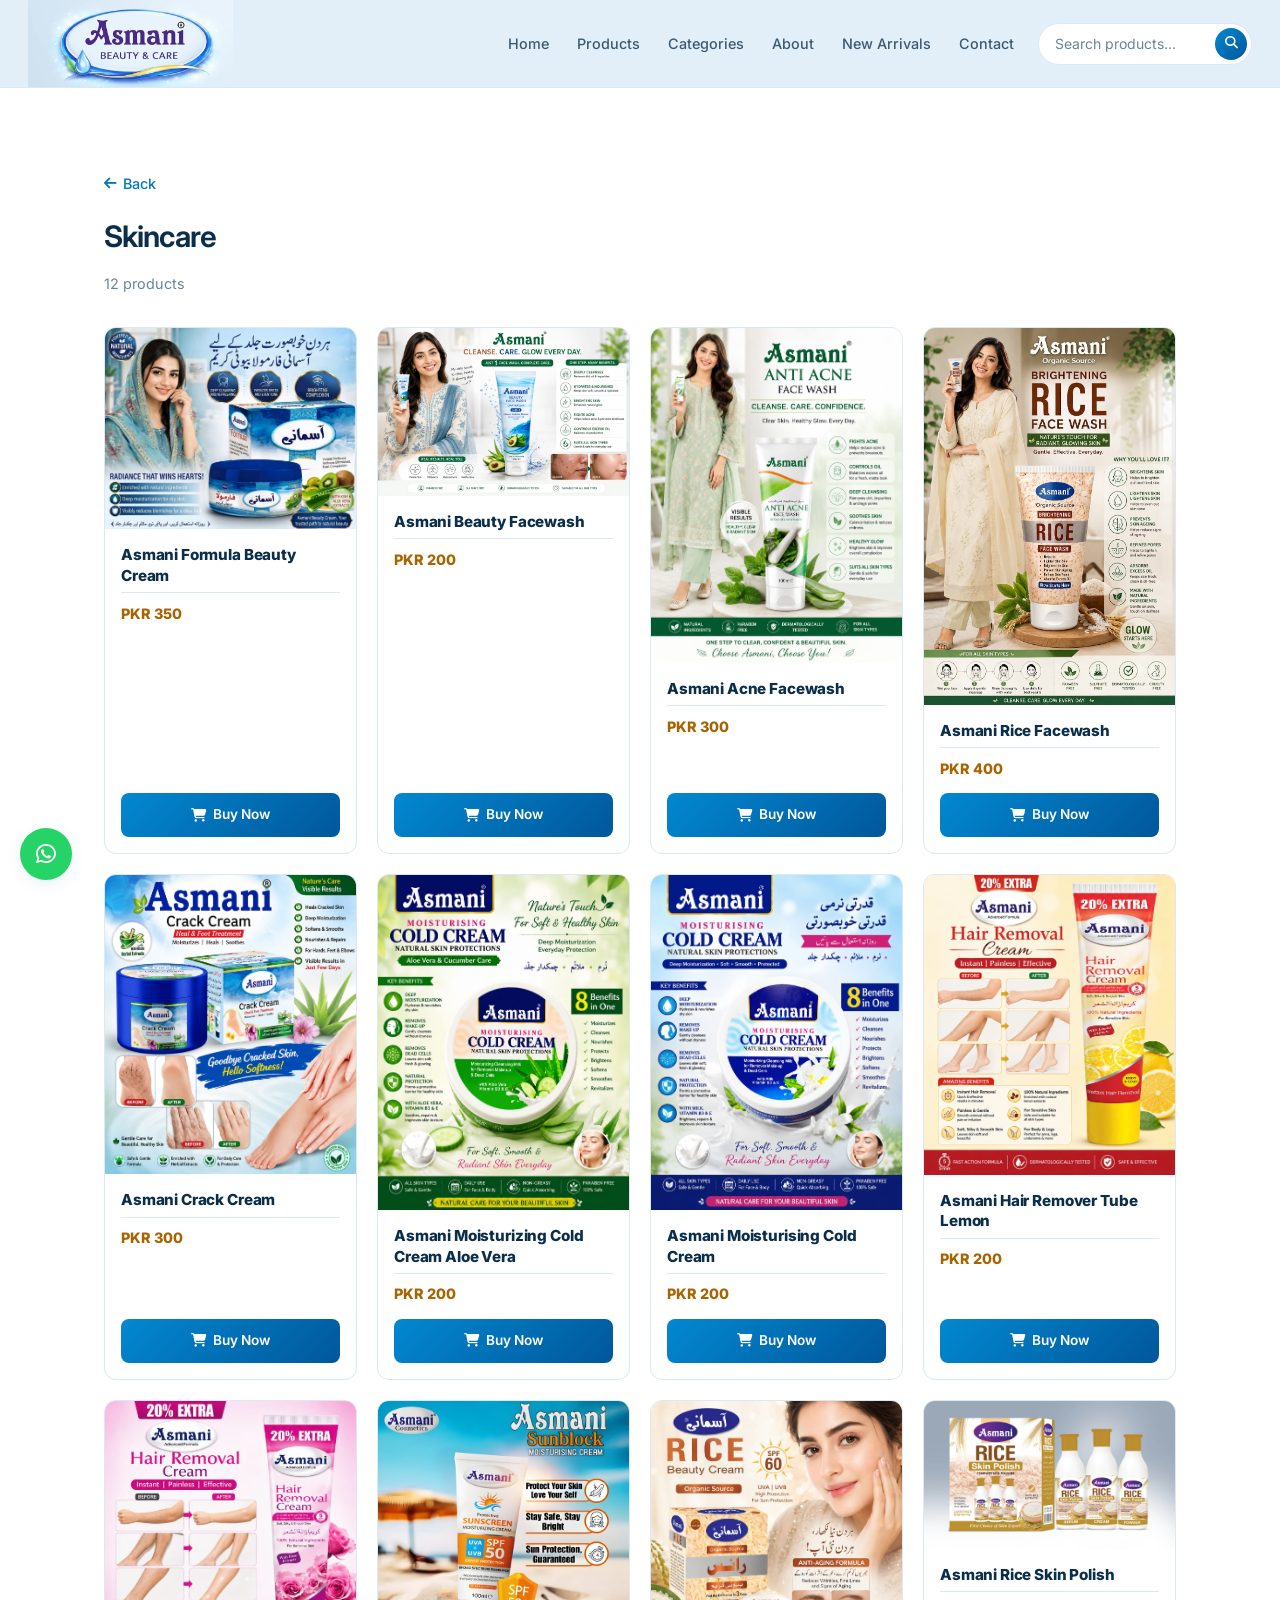
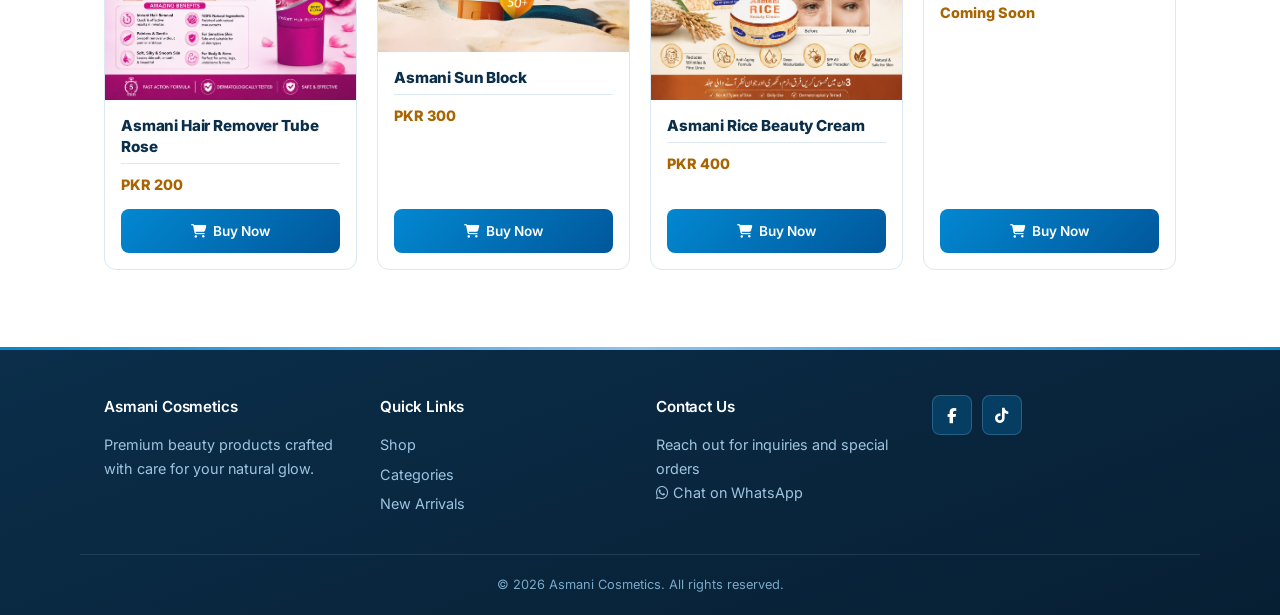
<file: categories.html>
<!DOCTYPE html>
<html lang="en">
<head>
    <meta charset="UTF-8">
    <meta name="viewport" content="width=device-width, initial-scale=1.0">
    <link rel="icon" href="logo.png" type="image/png">
    <title>Categories — Asmani Cosmetics</title>
    <meta name="description" content="Shop Asmani Cosmetics by category.">
    <link rel="stylesheet" href="https://cdnjs.cloudflare.com/ajax/libs/font-awesome/6.4.0/css/all.min.css">
    <link href="https://unpkg.com/aos@2.3.1/dist/aos.css" rel="stylesheet">
    <link rel="stylesheet" href="styles.css">
</head>
<body>
    <!-- Navigation -->
    <nav class="navbar">
        <div class="nav-container">
            <a href="index.html" class="logo-link">
                <div class="logo">
                    <img src="logo.png" alt="Asmani Beauty &amp; Care" class="brand-logo">
                </div>
            </a>
            <div class="nav-right">
                <ul class="nav-menu">
                    <li><a href="index.html">Home</a></li>
                    <li><a href="shop.html">Products</a></li>
                    <li><a href="index.html#categories">Categories</a></li>
                    <li><a href="about.html">About</a></li>
                    <li><a href="index.html#arrivals">New Arrivals</a></li>
                    <li><a href="index.html#footer">Contact</a></li>
                </ul>
                <div class="hamburger">
                    <span></span>
                    <span></span>
                    <span></span>
                </div>
                <form class="nav-search" role="search" aria-label="Search products">
                    <input id="navProductSearch" class="nav-search-input" type="search" placeholder="Search products..." aria-label="Search products" autocomplete="off">
                    <button class="nav-search-btn" type="submit" aria-label="Search">
                        <i class="fas fa-search"></i>
                    </button>
                </form>
            </div>
        </div>
    </nav>

    <!-- Category Products Section -->
    <section class="products-section">
        <div class="container">
            <div class="category-header">
                <a href="index.html" class="back-link">
                    <i class="fas fa-arrow-left"></i> Back
                </a>
                <h1 class="category-title" id="categoryTitle">Category Products</h1>
                <p class="category-count" id="categoryCount"></p>
            </div>
            <div class="products-grid" id="categoryProductsGrid">
                <!-- Products will be dynamically loaded here -->
            </div>
        </div>
    </section>

    <!-- Footer -->
    <footer id="footer" class="footer">
        <div class="footer-content">
            <div class="footer-section">
                <h3>Asmani Cosmetics</h3>
                <p>Premium beauty products crafted with care for your natural glow.</p>
            </div>
            <div class="footer-section">
                <h3>Quick Links</h3>
                <a href="index.html#products">Shop</a>
                <a href="index.html#categories">Categories</a>
                <a href="index.html#arrivals">New Arrivals</a>
            </div>
            <div class="footer-section">
                <h3>Contact Us</h3>
                <p>Reach out for inquiries and special orders</p>
                <a href="https://wa.me/923005858481?text=Hello%20Asmani%20Cosmetics!%20I'm%20interested%20in%20your%20products." class="whatsapp-link" target="_blank">
                    <i class="fab fa-whatsapp"></i> Chat on WhatsApp
                </a>
            </div>
                <div class="footer-social" aria-label="Social links">
                    <a href="https://www.facebook.com/share/1GEHZDPBgn/" target="_blank" rel="noopener" aria-label="Facebook">
                        <i class="fab fa-facebook-f"></i>
                    </a>
                    <a href="https://www.tiktok.com/@asmani_cosmetics?_r=1&_t=ZS-93GRq3OFGZp" target="_blank" rel="noopener" aria-label="TikTok">
                        <i class="fab fa-tiktok"></i>
                    </a>
                </div>
        </div>
        <div class="footer-bottom">
            <p>&copy; 2026 Asmani Cosmetics. All rights reserved.</p>
        </div>
    </footer>

    <script src="script.js"></script>
    <script>
        // Get category from URL parameter
        const urlParams = new URLSearchParams(window.location.search);
        const category = urlParams.get('category') || 'Skincare';
        
        // Display category products
        displayCategoryProducts(category);

        function displayCategoryProducts(categoryName) {
            const categoryTitle = document.getElementById('categoryTitle');
            const categoryCount = document.getElementById('categoryCount');
            const grid = document.getElementById('categoryProductsGrid');
            
            // Map category display names to internal categories
            const categoryMap = {
                'Skincare': ['Cream', 'Facewash'],
                'Haircare': ['Shampoo', 'Conditioner', 'Hair Oil', 'Oil'],
                'Offers': ['Oil', 'Cream', 'Facewash', 'Soap', 'Shampoo']
            };
            
            const internalCategories = categoryMap[categoryName] || [];
            const filtered = [...products, ...newArrivals].filter(p => 
                internalCategories.includes(p.category)
            );
            
            categoryTitle.textContent = categoryName;
            categoryCount.textContent = `${filtered.length} products`;
            
            grid.innerHTML = filtered.map(product => `
                <div class="product-card">
                    <div class="product-image">
                        <img src="${product.image}" alt="${product.name}" onload="fitProductImage(this)" onerror="this.style.display='none'">
                    </div>
                    <div class="product-info">
                        <h3 class="product-name">${product.name}</h3>
                        <p class="product-price">${product.price}</p>
                        <button class="buy-button" onclick="handleBuyNow('${product.name}', '${product.price}')">
                            <i class="fas fa-shopping-cart"></i> Buy Now
                        </button>
                    </div>
                </div>
            `).join('');
        }

    </script>
    <script src="https://unpkg.com/aos@2.3.1/dist/aos.js"></script>
    <script>
        AOS.init({
            duration: 500,
            easing: 'ease-out',
            once: true,
            offset: 60
        });
    </script>

    <a class="whatsapp-float" href="https://wa.me/923005858481?text=Hello%20Asmani%20Cosmetics!%20I'm%20interested%20in%20your%20products." target="_blank" rel="noopener" aria-label="Chat on WhatsApp">
        <i class="fab fa-whatsapp"></i>
    </a>
</body>
</html>
</file>
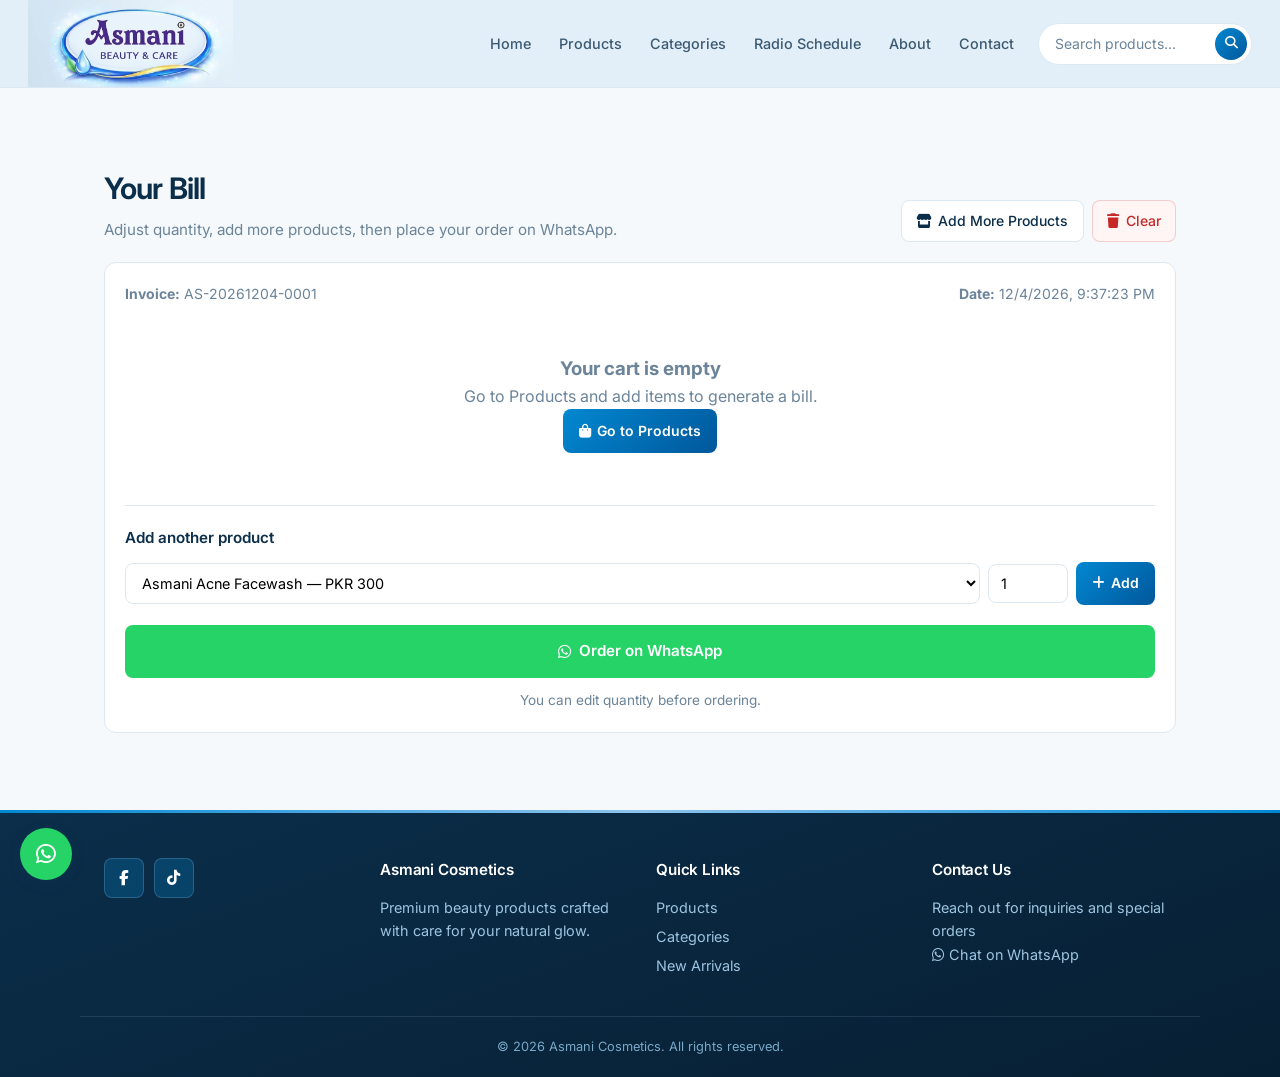
<file: checkout.html>
<!DOCTYPE html>
<html lang="en">
<head>
    <meta charset="UTF-8">
    <meta name="viewport" content="width=device-width, initial-scale=1.0">
    <link rel="icon" href="logo.png" type="image/png">
    <title>Checkout — Asmani Cosmetics</title>
    <meta name="description" content="Review your Asmani Cosmetics order.">
    <link rel="stylesheet" href="https://cdnjs.cloudflare.com/ajax/libs/font-awesome/6.4.0/css/all.min.css">
    <link href="https://unpkg.com/aos@2.3.1/dist/aos.css" rel="stylesheet">
    <link rel="stylesheet" href="styles.css">
</head>
<body>
    <!-- Navigation -->
    <nav class="navbar">
        <div class="nav-container">
            <a href="index.html" class="logo-link">
                <div class="logo">
                    <img src="logo.png" alt="Asmani Beauty &amp; Care" class="brand-logo">
                </div>
            </a>
            <div class="nav-right">
                <ul class="nav-menu">
                    <li><a href="index.html">Home</a></li>
                    <li><a href="shop.html">Products</a></li>
                    <li><a href="index.html#categories">Categories</a></li>
                    <li><a href="index.html#radio-broadcast-schedule">Radio Schedule</a></li>
                    <li><a href="about.html">About</a></li>
                    <li><a href="index.html#footer">Contact</a></li>
                </ul>
                <div class="hamburger">
                    <span></span>
                    <span></span>
                    <span></span>
                </div>
                <form class="nav-search" role="search" aria-label="Search products">
                    <input id="navProductSearch" class="nav-search-input" type="search" placeholder="Search products..." aria-label="Search products" autocomplete="off">
                    <button class="nav-search-btn" type="submit" aria-label="Search">
                        <i class="fas fa-search"></i>
                    </button>
                </form>
            </div>
        </div>
    </nav>

    <!-- Checkout -->
    <section class="checkout-section" data-aos="fade-up">
        <div class="container">
            <div class="checkout-header">
                <div>
                    <h2 class="checkout-title">Your Bill</h2>
                    <p class="checkout-subtitle">Adjust quantity, add more products, then place your order on WhatsApp.</p>
                </div>
                <div class="checkout-actions">
                    <a class="checkout-link" href="shop.html"><i class="fas fa-store"></i> Add More Products</a>
                    <button class="checkout-link danger" type="button" id="checkout-clear"><i class="fas fa-trash"></i> Clear</button>
                </div>
            </div>

            <div class="checkout-card">
                <div class="checkout-meta" id="checkout-meta"></div>

                <div class="checkout-empty" id="checkout-empty" style="display:none;">
                    <h3>Your cart is empty</h3>
                    <p>Go to Products and add items to generate a bill.</p>
                    <a class="checkout-primary" href="shop.html"><i class="fas fa-shopping-bag"></i> Go to Products</a>
                </div>

                <div class="checkout-table-wrap" id="checkout-table-wrap">
                    <table class="checkout-table">
                        <thead>
                            <tr>
                                <th>Product</th>
                                <th class="num">Unit</th>
                                <th class="num">Qty</th>
                                <th class="num">Total</th>
                                <th></th>
                            </tr>
                        </thead>
                        <tbody id="checkout-items"></tbody>
                    </table>
                </div>

                <div class="checkout-summary" id="checkout-summary"></div>

                <div class="checkout-add" id="checkout-add">
                    <div class="checkout-add-title">Add another product</div>
                    <div class="checkout-add-row">
                        <select id="checkout-add-product" class="checkout-select" aria-label="Select product"></select>
                        <input id="checkout-add-qty" class="checkout-qty" type="number" min="1" max="100" value="1" aria-label="Quantity" />
                        <button id="checkout-add-btn" class="checkout-primary" type="button"><i class="fas fa-plus"></i> Add</button>
                    </div>
                </div>

                <div class="checkout-footer">
                    <button id="checkout-whatsapp" class="checkout-whatsapp" type="button">
                        <i class="fab fa-whatsapp"></i> Order on WhatsApp
                    </button>
                    <div class="checkout-hint">You can edit quantity before ordering.</div>
                </div>
            </div>
        </div>
    </section>

    <!-- Footer -->
    <footer id="footer" class="footer">
        <div class="footer-content">
            <div class="footer-social" aria-label="Social links">
                <a href="https://www.facebook.com/share/1GEHZDPBgn/" target="_blank" rel="noopener" aria-label="Facebook">
                    <i class="fab fa-facebook-f"></i>
                </a>
                <a href="https://www.tiktok.com/@asmani_cosmetics?_r=1&_t=ZS-93GRq3OFGZp" target="_blank" rel="noopener" aria-label="TikTok">
                    <i class="fab fa-tiktok"></i>
                </a>
            </div>
            <div class="footer-section">
                <h3>Asmani Cosmetics</h3>
                <p>Premium beauty products crafted with care for your natural glow.</p>
            </div>
            <div class="footer-section">
                <h3>Quick Links</h3>
                <a href="shop.html">Products</a>
                <a href="index.html#categories">Categories</a>
                <a href="index.html#arrivals">New Arrivals</a>
            </div>
            <div class="footer-section">
                <h3>Contact Us</h3>
                <p>Reach out for inquiries and special orders</p>
                <a href="https://wa.me/923005858481?text=Hello%20Asmani%20Cosmetics!%20I'm%20interested%20in%20your%20products." class="whatsapp-link" target="_blank" rel="noopener">
                    <i class="fab fa-whatsapp"></i> Chat on WhatsApp
                </a>
            </div>
        </div>
        <div class="footer-bottom">
            <p>&copy; 2026 Asmani Cosmetics. All rights reserved.</p>
        </div>
    </footer>

    <script src="script.js"></script>

    <script src="https://unpkg.com/aos@2.3.1/dist/aos.js"></script>
    <script>
        AOS.init({
            duration: 500,
            easing: 'ease-out',
            once: true,
            offset: 60
        });
    </script>

    <a class="whatsapp-float" href="https://wa.me/923005858481?text=Hello%20Asmani%20Cosmetics!%20I'm%20interested%20in%20your%20products." target="_blank" rel="noopener" aria-label="Chat on WhatsApp">
        <i class="fab fa-whatsapp"></i>
    </a>
</body>
</html>
</file>
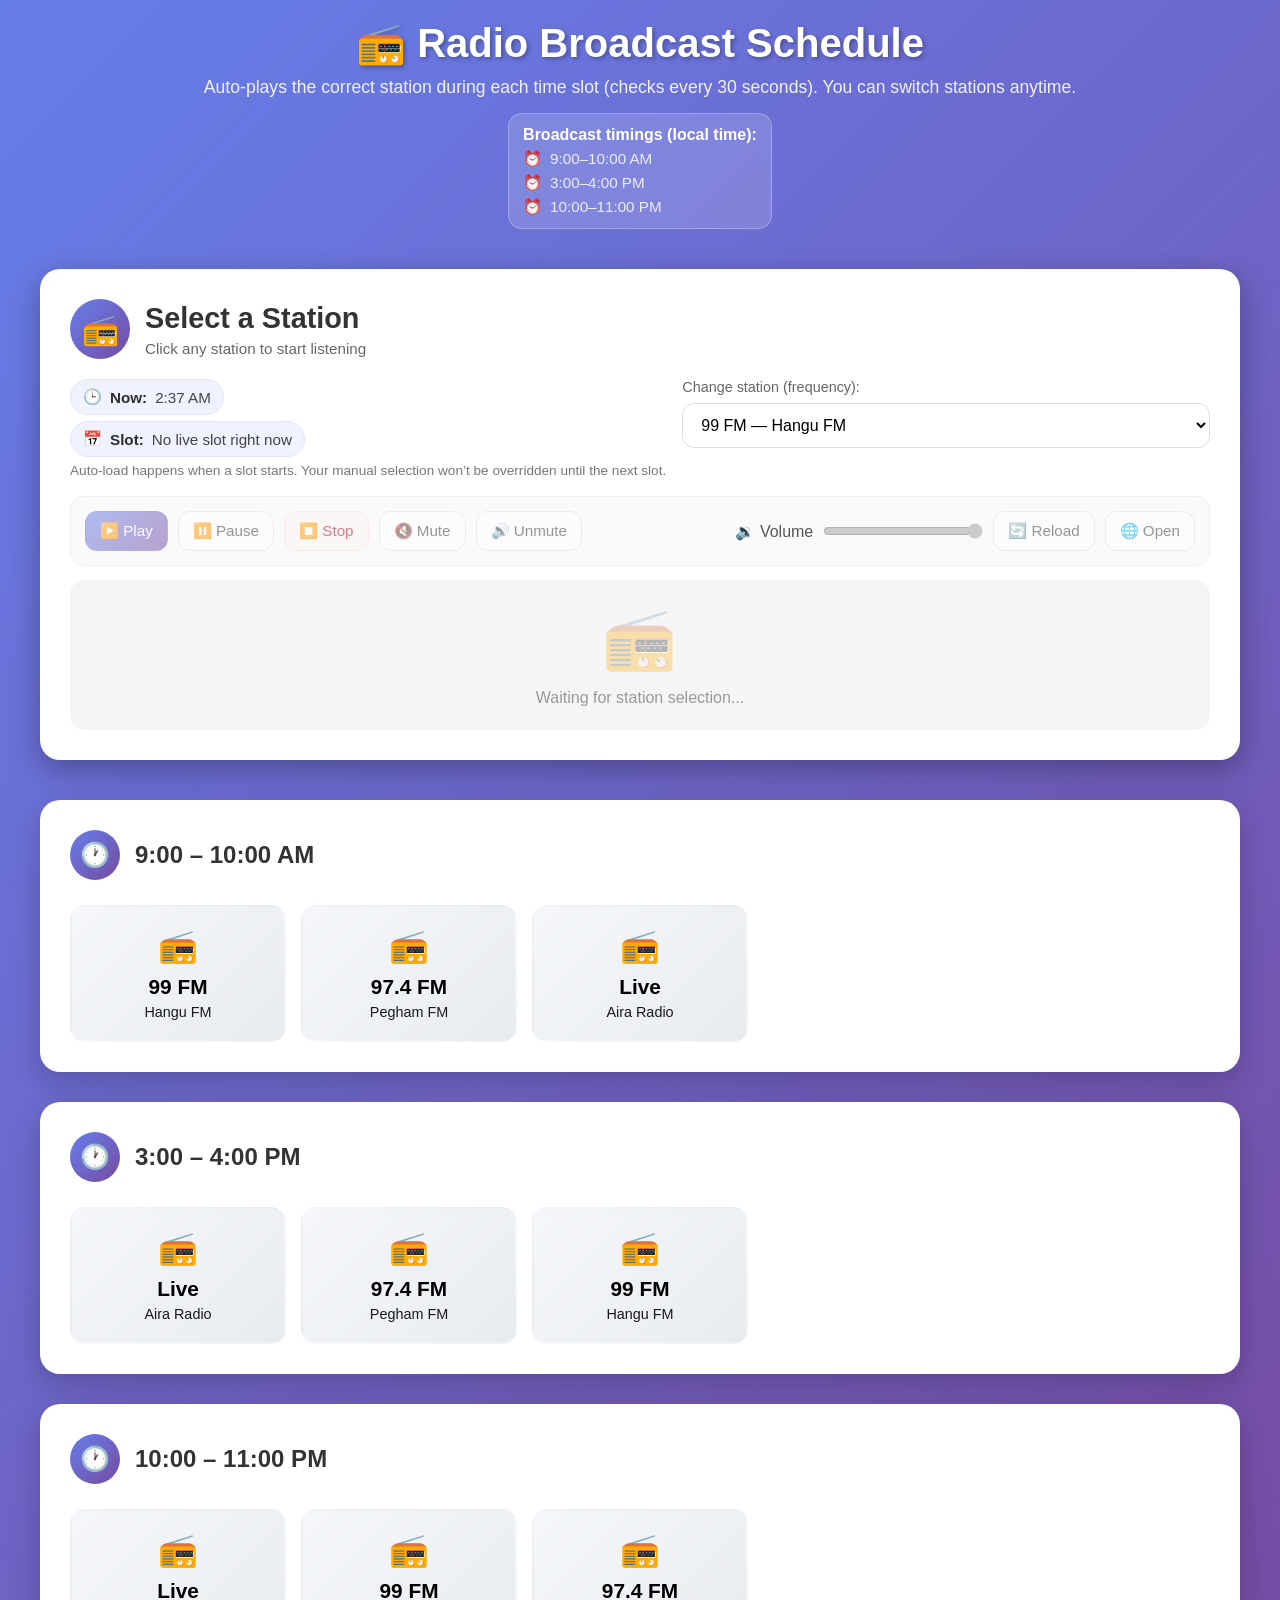
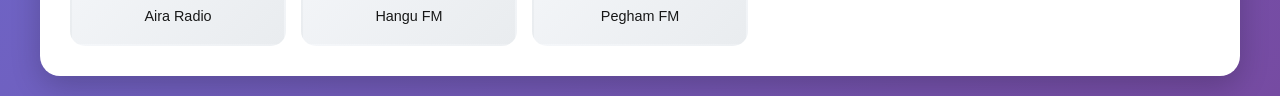
<file: radio-schedule.html>
<!DOCTYPE html>
<html lang="en">
<head>
    <meta charset="UTF-8">
    <meta name="viewport" content="width=device-width, initial-scale=1.0">
    <link rel="icon" href="favicon.svg" type="image/svg+xml">
    <title>Radio Broadcast Schedule</title>
    <style>
        * {
            margin: 0;
            padding: 0;
            box-sizing: border-box;
        }

        body {
            font-family: 'Segoe UI', Tahoma, Geneva, Verdana, sans-serif;
            background: linear-gradient(135deg, #667eea 0%, #764ba2 100%);
            min-height: 100vh;
            padding: 20px;
        }

        .radio-schedule-container {
            max-width: 1200px;
            margin: 0 auto;
        }

        .schedule-header {
            text-align: center;
            color: white;
            margin-bottom: 40px;
        }

        .schedule-header h1 {
            font-size: 2.5rem;
            margin-bottom: 10px;
            text-shadow: 2px 2px 4px rgba(0,0,0,0.3);
        }

        .schedule-header p {
            font-size: 1.1rem;
            opacity: 0.9;
        }

        .schedule-subtext {
            margin-top: 15px;
            display: inline-block;
            background: rgba(255, 255, 255, 0.15);
            border: 1px solid rgba(255, 255, 255, 0.25);
            border-radius: 14px;
            padding: 12px 14px;
            text-align: left;
            max-width: 800px;
            backdrop-filter: blur(6px);
        }

        .schedule-subtext strong {
            display: block;
            margin-bottom: 6px;
        }

        .schedule-subtext ul {
            list-style: none;
            padding-left: 0;
            margin: 0;
            display: grid;
            grid-template-columns: repeat(auto-fit, minmax(220px, 1fr));
            gap: 6px 12px;
        }

        .schedule-subtext li {
            font-size: 0.95rem;
            opacity: 0.95;
            display: flex;
            gap: 8px;
            align-items: baseline;
        }

        .schedule-subtext li span {
            opacity: 0.9;
        }

        /* Player Area */
        .player-section {
            background: white;
            border-radius: 20px;
            padding: 30px;
            margin-bottom: 40px;
            box-shadow: 0 10px 30px rgba(0,0,0,0.3);
        }

        .player-header {
            display: flex;
            align-items: center;
            gap: 15px;
            margin-bottom: 20px;
        }

        .player-meta {
            display: flex;
            justify-content: space-between;
            align-items: flex-start;
            gap: 16px;
            flex-wrap: wrap;
            margin-bottom: 18px;
        }

        .now-info {
            display: flex;
            flex-direction: column;
            gap: 6px;
            color: #444;
            font-size: 0.95rem;
        }

        .now-info .chip {
            display: inline-flex;
            align-items: center;
            gap: 8px;
            padding: 8px 12px;
            border-radius: 999px;
            background: #f0f2ff;
            border: 1px solid #e0e5ff;
            width: fit-content;
        }

        .now-info .chip strong {
            color: #2d2d2d;
        }

        .station-picker {
            display: flex;
            flex-direction: column;
            gap: 8px;
            min-width: 260px;
            flex: 1;
        }

        .station-picker label {
            font-size: 0.9rem;
            color: #666;
        }

        .station-picker select {
            width: 100%;
            padding: 12px 14px;
            border-radius: 12px;
            border: 1px solid #ddd;
            background: white;
            font-size: 1rem;
            outline: none;
        }

        .station-picker select:focus {
            border-color: #667eea;
            box-shadow: 0 0 0 3px rgba(102, 126, 234, 0.18);
        }

        .player-controls {
            display: flex;
            align-items: center;
            justify-content: space-between;
            gap: 12px;
            flex-wrap: wrap;
            padding: 14px;
            border-radius: 14px;
            background: #fafafa;
            border: 1px solid #eee;
            margin-bottom: 14px;
        }

        .control-group {
            display: inline-flex;
            gap: 10px;
            flex-wrap: wrap;
            align-items: center;
        }

        .ctrl-btn {
            background: white;
            border: 1px solid #ddd;
            color: #333;
            padding: 10px 14px;
            border-radius: 12px;
            cursor: pointer;
            font-size: 0.95rem;
            transition: transform 0.15s, box-shadow 0.15s, border-color 0.15s;
            display: inline-flex;
            align-items: center;
            gap: 8px;
            user-select: none;
        }

        .ctrl-btn:hover {
            transform: translateY(-1px);
            box-shadow: 0 6px 16px rgba(0,0,0,0.12);
            border-color: #cfcfcf;
        }

        .ctrl-btn.primary {
            border-color: transparent;
            background: linear-gradient(135deg, #667eea 0%, #764ba2 100%);
            color: white;
        }

        .ctrl-btn.danger {
            border-color: #ffd6d6;
            background: #fff5f5;
            color: #b00020;
        }

        .ctrl-btn[disabled] {
            opacity: 0.5;
            cursor: not-allowed;
            transform: none;
            box-shadow: none;
        }

        .volume {
            display: inline-flex;
            align-items: center;
            gap: 10px;
            color: #555;
        }

        .volume input[type="range"] {
            width: 160px;
        }

        .small-note {
            font-size: 0.85rem;
            color: #777;
        }

        .player-icon {
            width: 60px;
            height: 60px;
            background: linear-gradient(135deg, #667eea 0%, #764ba2 100%);
            border-radius: 50%;
            display: flex;
            align-items: center;
            justify-content: center;
            font-size: 30px;
        }

        .player-info h2 {
            font-size: 1.8rem;
            color: #333;
            margin-bottom: 5px;
        }

        .player-info p {
            color: #666;
            font-size: 0.95rem;
        }

        .player-content {
            background: #f5f5f5;
            border-radius: 15px;
            padding: 20px;
            min-height: 150px;
            display: flex;
            align-items: center;
            justify-content: center;
        }

        .player-content audio {
            width: 100%;
            max-width: 600px;
        }

        .player-content iframe {
            width: 100%;
            height: 400px;
            border: none;
            border-radius: 10px;
        }

        .player-placeholder {
            text-align: center;
            color: #999;
        }

        .player-placeholder .radio-icon-large {
            font-size: 60px;
            margin-bottom: 15px;
            opacity: 0.3;
        }

        .tap-to-play-btn {
            background: linear-gradient(135deg, #667eea 0%, #764ba2 100%);
            color: white;
            border: none;
            padding: 15px 40px;
            font-size: 1.1rem;
            border-radius: 30px;
            cursor: pointer;
            box-shadow: 0 5px 15px rgba(0,0,0,0.2);
            transition: transform 0.2s, box-shadow 0.2s;
        }

        .autoplay-note {
            display: flex;
            flex-direction: column;
            gap: 10px;
            align-items: center;
            text-align: center;
            color: #666;
            padding: 10px;
        }

        .tap-to-play-btn:hover {
            transform: translateY(-2px);
            box-shadow: 0 7px 20px rgba(0,0,0,0.3);
        }

        .tap-to-play-btn:active {
            transform: translateY(0);
        }

        .station-unavailable {
            text-align: center;
            padding: 30px;
        }

        .station-unavailable h3 {
            color: #666;
            margin-bottom: 15px;
        }

        .station-unavailable p {
            color: #999;
            margin-bottom: 20px;
        }

        .external-links {
            display: flex;
            gap: 15px;
            justify-content: center;
            flex-wrap: wrap;
        }

        .external-link-btn {
            background: #4267B2;
            color: white;
            text-decoration: none;
            padding: 10px 25px;
            border-radius: 25px;
            font-size: 0.95rem;
            transition: background 0.3s;
            display: inline-flex;
            align-items: center;
            gap: 8px;
        }

        .external-link-btn:hover {
            background: #365899;
        }

        .external-link-btn.youtube {
            background: #FF0000;
        }

        .external-link-btn.youtube:hover {
            background: #CC0000;
        }

        /* Time Slots */
        .time-slots {
            display: flex;
            flex-direction: column;
            gap: 30px;
        }

        .time-slot-card {
            background: white;
            border-radius: 20px;
            padding: 30px;
            box-shadow: 0 10px 30px rgba(0,0,0,0.2);
            position: relative;
            transition: transform 0.3s, box-shadow 0.3s;
        }

        .time-slot-card:hover {
            transform: translateY(-5px);
            box-shadow: 0 15px 40px rgba(0,0,0,0.3);
        }

        .time-slot-card.active {
            border: 3px solid #4CAF50;
            box-shadow: 0 10px 30px rgba(76, 175, 80, 0.4);
        }

        .time-slot-header {
            display: flex;
            justify-content: space-between;
            align-items: center;
            margin-bottom: 25px;
            flex-wrap: wrap;
            gap: 15px;
        }

        .time-slot-time {
            display: flex;
            align-items: center;
            gap: 15px;
        }

        .time-icon {
            width: 50px;
            height: 50px;
            background: linear-gradient(135deg, #667eea 0%, #764ba2 100%);
            border-radius: 50%;
            display: flex;
            align-items: center;
            justify-content: center;
            font-size: 24px;
        }

        .time-slot-time h3 {
            font-size: 1.5rem;
            color: #333;
        }

        .live-badge {
            background: #4CAF50;
            color: white;
            padding: 8px 20px;
            border-radius: 20px;
            font-weight: bold;
            font-size: 0.9rem;
            animation: pulse 2s infinite;
            display: inline-flex;
            align-items: center;
            gap: 8px;
        }

        @keyframes pulse {
            0%, 100% { opacity: 1; }
            50% { opacity: 0.7; }
        }

        .live-badge::before {
            content: '🔴';
            font-size: 0.8rem;
        }

        .stations-grid {
            display: grid;
            grid-template-columns: repeat(auto-fill, minmax(200px, 1fr));
            gap: 15px;
        }

        .station-card {
            background: linear-gradient(135deg, #f5f7fa 0%, #e9ecef 100%);
            border-radius: 15px;
            padding: 20px;
            cursor: pointer;
            transition: all 0.3s;
            border: 2px solid transparent;
            display: flex;
            flex-direction: column;
            align-items: center;
            text-align: center;
        }

        .station-card:hover {
            background: linear-gradient(135deg, #667eea 0%, #764ba2 100%);
            color: white;
            transform: translateY(-3px);
            box-shadow: 0 8px 20px rgba(0,0,0,0.2);
        }

        .station-card.active {
            background: linear-gradient(135deg, #667eea 0%, #764ba2 100%);
            color: white;
            border-color: #4CAF50;
            box-shadow: 0 5px 15px rgba(0,0,0,0.3);
        }

        .station-card .radio-icon {
            font-size: 32px;
            margin-bottom: 10px;
        }

        .station-card .frequency {
            font-size: 1.3rem;
            font-weight: bold;
            margin-bottom: 5px;
        }

        .station-card .name {
            font-size: 0.9rem;
            opacity: 0.9;
        }

        /* Responsive Design */
        @media (max-width: 768px) {
            .schedule-header h1 {
                font-size: 2rem;
            }

            .station-picker {
                min-width: 0;
                width: 100%;
            }

            .player-section {
                padding: 20px;
            }

            .player-info h2 {
                font-size: 1.3rem;
            }

            .time-slot-card {
                padding: 20px;
            }

            .time-slot-time h3 {
                font-size: 1.2rem;
            }

            .stations-grid {
                grid-template-columns: repeat(auto-fill, minmax(150px, 1fr));
            }

            .player-content iframe {
                height: 300px;
            }

            .volume input[type="range"] {
                width: 140px;
            }
        }

        @media (max-width: 480px) {
            body {
                padding: 10px;
            }

            .schedule-header h1 {
                font-size: 1.5rem;
            }

            .stations-grid {
                grid-template-columns: 1fr;
            }

            .time-slot-header {
                flex-direction: column;
                align-items: flex-start;
            }

            .player-controls {
                padding: 12px;
                justify-content: center;
            }

            .volume {
                width: 100%;
                justify-content: center;
            }

            .volume input[type="range"] {
                width: 100%;
                max-width: 260px;
            }
        }
    </style>
</head>
<body>
    <div class="radio-schedule-container">
        <div class="schedule-header">
            <h1>📻 Radio Broadcast Schedule</h1>
            <p>Auto-plays the correct station during each time slot (checks every 30 seconds). You can switch stations anytime.</p>
            <div class="schedule-subtext">
                <strong>Broadcast timings (local time):</strong>
                <ul>
                    <li>⏰ <span>9:00–10:00 AM</span></li>
                    <li>⏰ <span>3:00–4:00 PM</span></li>
                    <li>⏰ <span>10:00–11:00 PM</span></li>
                </ul>
            </div>
        </div>

        <!-- Player Section -->
        <div class="player-section">
            <div class="player-header">
                <div class="player-icon">📻</div>
                <div class="player-info">
                    <h2 id="current-station-name">Select a Station</h2>
                    <p id="current-station-status">Click any station to start listening</p>
                </div>
            </div>

            <div class="player-meta">
                <div class="now-info">
                    <div class="chip" id="now-time-chip">🕒 <strong>Now:</strong> <span id="now-time">--:--</span></div>
                    <div class="chip" id="now-slot-chip">📅 <strong>Slot:</strong> <span id="now-slot">No live slot right now</span></div>
                    <div class="small-note">Auto-load happens when a slot starts. Your manual selection won’t be overridden until the next slot.</div>
                </div>

                <div class="station-picker">
                    <label for="station-select">Change station (frequency):</label>
                    <select id="station-select" aria-label="Station selection"></select>
                </div>
            </div>

            <div class="player-controls" aria-label="Player Controls">
                <div class="control-group">
                    <button class="ctrl-btn primary" id="btn-play" type="button">▶️ Play</button>
                    <button class="ctrl-btn" id="btn-pause" type="button">⏸️ Pause</button>
                    <button class="ctrl-btn danger" id="btn-stop" type="button">⏹️ Stop</button>
                    <button class="ctrl-btn" id="btn-mute" type="button">🔇 Mute</button>
                    <button class="ctrl-btn" id="btn-unmute" type="button">🔊 Unmute</button>
                </div>
                <div class="control-group">
                    <div class="volume">
                        <span>🔉 Volume</span>
                        <input id="volume-range" type="range" min="0" max="1" step="0.05" value="1" />
                    </div>
                    <button class="ctrl-btn" id="btn-reload" type="button">🔄 Reload</button>
                    <button class="ctrl-btn" id="btn-open" type="button">🌐 Open</button>
                </div>
            </div>

            <div class="player-content" id="player-content">
                <div class="player-placeholder">
                    <div class="radio-icon-large">📻</div>
                    <p>Waiting for station selection...</p>
                </div>
            </div>
        </div>

        <!-- Time Slots -->
        <div class="time-slots" id="time-slots">
            <!-- Time slot cards will be generated by JavaScript -->
        </div>
    </div>

    <script>
        // ============= STATION & SCHEDULE DATA =============
        const STATIONS = {
            'hangu-fm': {
                frequency: '99 FM',
                name: 'Hangu FM',
                type: 'audio',
                url: 'https://uk25freenew.listen2myradio.com/live.mp3?typeportmount=s1_39026_stream_16338540'
            },
            'pegham-fm': {
                frequency: '97.4 FM',
                name: 'Pegham FM',
                type: 'audio',
                url: 'https://uk22freenew.listen2myradio.com/live.mp3?typeportmount=s1_13467_stream_56714146'
            },
            'aira-radio': {
                frequency: 'Live',
                name: 'Aira Radio',
                type: 'audio',
                url: 'https://cc.vmakerhost.com/proxy/airaradio?mp=/airaradio'
            }
        };

        const SCHEDULE = [
            {
                id: 1,
                timeLabel: '9:00 – 10:00 AM',
                startHour: 9,
                startMinute: 0,
                endHour: 10,
                endMinute: 0,
                stations: ['hangu-fm', 'pegham-fm', 'aira-radio'],
                defaultStation: 'hangu-fm'
            },
            {
                id: 2,
                timeLabel: '3:00 – 4:00 PM',
                startHour: 15,
                startMinute: 0,
                endHour: 16,
                endMinute: 0,
                stations: ['aira-radio', 'pegham-fm', 'hangu-fm'],
                defaultStation: 'aira-radio'
            },
            {
                id: 3,
                timeLabel: '10:00 – 11:00 PM',
                startHour: 22,
                startMinute: 0,
                endHour: 23,
                endMinute: 0,
                stations: ['aira-radio', 'hangu-fm', 'pegham-fm'],
                defaultStation: 'aira-radio'
            }
        ];

        // ============= STATE =============
        let currentStation = null;
        let autoplayAttempted = false;
        let lastActiveSlotId = null;
        let userSelectedInThisSlot = false;
        let audioElement = null;
        let currentStationType = null;
        let currentStationUrl = null;

        const TIME_ZONE = 'Asia/Karachi';

        function getTzParts() {
            const parts = new Intl.DateTimeFormat('en-US', {
                timeZone: TIME_ZONE,
                hour: '2-digit',
                minute: '2-digit',
                second: '2-digit',
                hour12: false
            }).formatToParts(new Date());

            const map = {};
            for (const p of parts) {
                if (p.type !== 'literal') map[p.type] = p.value;
            }

            return {
                hour: Number(map.hour || 0),
                minute: Number(map.minute || 0),
                second: Number(map.second || 0)
            };
        }

        // ============= RENDER FUNCTIONS =============
        function renderSchedule() {
            const container = document.getElementById('time-slots');
            container.innerHTML = '';

            SCHEDULE.forEach(slot => {
                const isActive = isTimeSlotActive(slot);
                
                const slotCard = document.createElement('div');
                slotCard.className = `time-slot-card ${isActive ? 'active' : ''}`;
                slotCard.id = `slot-${slot.id}`;

                const header = document.createElement('div');
                header.className = 'time-slot-header';

                const timeDiv = document.createElement('div');
                timeDiv.className = 'time-slot-time';
                timeDiv.innerHTML = `
                    <div class="time-icon">🕐</div>
                    <h3>${slot.timeLabel}</h3>
                `;

                header.appendChild(timeDiv);

                if (isActive) {
                    const badge = document.createElement('div');
                    badge.className = 'live-badge';
                    badge.textContent = 'LIVE NOW';
                    header.appendChild(badge);
                }

                slotCard.appendChild(header);

                const stationsGrid = document.createElement('div');
                stationsGrid.className = 'stations-grid';

                slot.stations.forEach(stationId => {
                    const station = STATIONS[stationId];
                    const stationCard = document.createElement('div');
                    stationCard.className = 'station-card';
                    stationCard.dataset.stationId = stationId;
                    
                    if (currentStation === stationId) {
                        stationCard.classList.add('active');
                    }

                    stationCard.innerHTML = `
                        <div class="radio-icon">📻</div>
                        <div class="frequency">${station.frequency}</div>
                        <div class="name">${station.name}</div>
                    `;

                    stationCard.addEventListener('click', () => {
                        loadStation(stationId, { reason: 'user' });
                    });

                    stationsGrid.appendChild(stationCard);
                });

                slotCard.appendChild(stationsGrid);
                container.appendChild(slotCard);
            });
        }

        function isTimeSlotActive(slot) {
            const nowTz = getTzParts();
            const currentTime = nowTz.hour * 60 + nowTz.minute;
            
            const startTime = slot.startHour * 60 + slot.startMinute;
            const endTime = slot.endHour * 60 + slot.endMinute;

            return currentTime >= startTime && currentTime < endTime;
        }

        function getActiveSlot() {
            return SCHEDULE.find(slot => isTimeSlotActive(slot));
        }

        function formatNowTime() {
            const nowTz = getTzParts();
            const h = nowTz.hour;
            const m = String(nowTz.minute).padStart(2, '0');
            const ampm = h >= 12 ? 'PM' : 'AM';
            const h12 = ((h + 11) % 12 + 1);
            return `${h12}:${m} ${ampm}`;
        }

        function updateNowInfo() {
            const nowTimeEl = document.getElementById('now-time');
            const nowSlotEl = document.getElementById('now-slot');
            const activeSlot = getActiveSlot();

            nowTimeEl.textContent = formatNowTime();
            if (activeSlot) {
                nowSlotEl.textContent = `${activeSlot.timeLabel} (LIVE)`;
            } else {
                nowSlotEl.textContent = 'No live slot right now';
            }
        }

        function getStationsForPicker() {
            const activeSlot = getActiveSlot();
            if (activeSlot) return activeSlot.stations;
            // No active slot: show all stations (unique)
            const ids = new Set();
            SCHEDULE.forEach(s => s.stations.forEach(id => ids.add(id)));
            return Array.from(ids);
        }

        function renderStationPicker() {
            const select = document.getElementById('station-select');
            const stationIds = getStationsForPicker();

            select.innerHTML = '';
            stationIds.forEach(id => {
                const s = STATIONS[id];
                const opt = document.createElement('option');
                opt.value = id;
                opt.textContent = `${s.frequency} — ${s.name}`;
                select.appendChild(opt);
            });

            if (currentStation && stationIds.includes(currentStation)) {
                select.value = currentStation;
            } else {
                select.value = stationIds[0] || '';
            }
        }

        function setControlsEnabled(enabled) {
            const ids = ['btn-play', 'btn-pause', 'btn-stop', 'btn-mute', 'btn-unmute', 'volume-range'];
            ids.forEach(id => {
                const el = document.getElementById(id);
                if (!el) return;
                el.disabled = !enabled;
            });
        }

        function loadStation(stationId, opts = { reason: 'user' }) {
            const station = STATIONS[stationId];
            const playerContent = document.getElementById('player-content');
            const stationNameEl = document.getElementById('current-station-name');
            const stationStatusEl = document.getElementById('current-station-status');

            currentStation = stationId;
            autoplayAttempted = false;
            currentStationType = station.type;
            currentStationUrl = station.type === 'unavailable' ? null : (station.url || null);

            if (opts.reason === 'user') {
                userSelectedInThisSlot = true;
            }

            // Update header
            stationNameEl.textContent = `${station.frequency} ${station.name}`;
            stationStatusEl.textContent = station.type === 'unavailable' ? 'Not available online' : 'Ready';

            // Clear previous content
            playerContent.innerHTML = '';

            // Reset any old audio reference
            audioElement = null;

            // Update active state on cards
            document.querySelectorAll('.station-card').forEach(card => {
                card.classList.remove('active');
                if (card.dataset.stationId === stationId) {
                    card.classList.add('active');
                }
            });

            // Keep picker in sync
            renderStationPicker();

            // Load appropriate player
            if (station.type === 'audio') {
                loadAudioPlayer(station);
            } else if (station.type === 'iframe') {
                loadIframePlayer(station);
            } else if (station.type === 'unavailable') {
                loadUnavailableMessage(station);
            }

            syncControlState();
        }

        function loadAudioPlayer(station) {
            const playerContent = document.getElementById('player-content');
            const stationStatusEl = document.getElementById('current-station-status');
            
            // Create audio element
            audioElement = document.createElement('audio');
            audioElement.controls = false;
            audioElement.src = station.url;
            audioElement.style.width = '100%';
            audioElement.preload = 'none';

            playerContent.appendChild(audioElement);

            // Keep volume slider synced
            const volumeRange = document.getElementById('volume-range');
            audioElement.volume = Number(volumeRange.value);

            // Try to autoplay
            const playPromise = audioElement.play();
            
            if (playPromise !== undefined) {
                playPromise.then(() => {
                    stationStatusEl.textContent = 'Now Playing (direct stream)';
                    autoplayAttempted = true;
                }).catch(error => {
                    // Autoplay blocked - show tap-to-play UI (user gesture)
                    stationStatusEl.textContent = 'Autoplay blocked by browser — tap Play';
                    const note = document.createElement('div');
                    note.className = 'autoplay-note';
                    note.innerHTML = `
                        <div>Some browsers block autoplay. Use the button below to start.</div>
                    `;
                    const tapButton = document.createElement('button');
                    tapButton.className = 'tap-to-play-btn';
                    tapButton.textContent = '▶️ Tap to Play';
                    tapButton.onclick = async () => {
                        try {
                            await audioElement.play();
                            note.remove();
                            stationStatusEl.textContent = 'Now Playing (direct stream)';
                        } catch (e) {
                            // keep note visible
                        }
                    };
                    note.appendChild(tapButton);
                    playerContent.appendChild(note);
                });
            } else {
                stationStatusEl.textContent = 'Ready (direct stream)';
            }

            audioElement.addEventListener('play', () => {
                syncControlState();
            });
            audioElement.addEventListener('pause', () => {
                syncControlState();
            });
            audioElement.addEventListener('volumechange', () => {
                syncControlState();
            });
        }

        function loadIframePlayer(station) {
            const playerContent = document.getElementById('player-content');
            const stationStatusEl = document.getElementById('current-station-status');
            
            const iframe = document.createElement('iframe');
            iframe.src = station.url;
            iframe.allow = 'autoplay';
            iframe.style.width = '100%';
            iframe.style.height = '400px';
            iframe.style.border = 'none';
            iframe.style.borderRadius = '10px';
            
            playerContent.appendChild(iframe);
            autoplayAttempted = true;
            stationStatusEl.textContent = 'Listening page (embed) — use controls inside the page';
        }

        function loadUnavailableMessage(station) {
            const playerContent = document.getElementById('player-content');
            
            const messageDiv = document.createElement('div');
            messageDiv.className = 'station-unavailable';
            
            messageDiv.innerHTML = `
                <h3>📻 ${station.frequency} ${station.name}</h3>
                <p>This station is not available for online streaming yet.</p>
                <div class="external-links">
                    <a href="${station.facebook}" target="_blank" class="external-link-btn">
                        📘 Visit Facebook Page
                    </a>
                    <a href="${station.youtube}" target="_blank" class="external-link-btn youtube">
                        ▶️ Visit YouTube Channel
                    </a>
                </div>
            `;
            
            playerContent.appendChild(messageDiv);
        }

        function syncControlState() {
            const openBtn = document.getElementById('btn-open');
            const reloadBtn = document.getElementById('btn-reload');

            if (currentStationType === 'audio') {
                setControlsEnabled(true);
                openBtn.disabled = !currentStationUrl;
                reloadBtn.disabled = false;
            } else if (currentStationType === 'iframe') {
                // Cross-origin embeds can't be play/pause controlled from our page.
                setControlsEnabled(false);
                openBtn.disabled = !currentStationUrl;
                reloadBtn.disabled = false;
            } else {
                setControlsEnabled(false);
                openBtn.disabled = true;
                reloadBtn.disabled = true;
            }

            // Volume/mute button states
            const muteBtn = document.getElementById('btn-mute');
            const unmuteBtn = document.getElementById('btn-unmute');
            const playBtn = document.getElementById('btn-play');
            const pauseBtn = document.getElementById('btn-pause');

            if (audioElement && currentStationType === 'audio') {
                muteBtn.disabled = audioElement.muted;
                unmuteBtn.disabled = !audioElement.muted;
                playBtn.disabled = !audioElement.paused;
                pauseBtn.disabled = audioElement.paused;
            }
        }

        // ============= AUTO-PLAY LOGIC =============
        function checkAndAutoPlay() {
            const activeSlot = getActiveSlot();

            updateNowInfo();
            renderStationPicker();

            if (!activeSlot) {
                lastActiveSlotId = null;
                userSelectedInThisSlot = false;
                renderSchedule();
                return;
            }

            // Entering a new slot -> auto-load default station
            if (lastActiveSlotId !== activeSlot.id) {
                lastActiveSlotId = activeSlot.id;
                userSelectedInThisSlot = false;
                const defaultStationId = activeSlot.defaultStation;
                loadStation(defaultStationId, { reason: 'auto' });
                autoplayAttempted = true;
            }

            // If user hasn't selected anything and current station is not in this slot, load default
            if (!userSelectedInThisSlot) {
                const inSlot = currentStation && activeSlot.stations.includes(currentStation);
                if (!inSlot) {
                    loadStation(activeSlot.defaultStation, { reason: 'auto' });
                    autoplayAttempted = true;
                }
            }
            
            // Update active slot visual
            renderSchedule();
        }

        // ============= INITIALIZATION =============
        function init() {
            renderSchedule();

            // Wire up player controls
            document.getElementById('btn-play').addEventListener('click', async () => {
                if (!audioElement) return;
                try { await audioElement.play(); } catch (e) {}
                syncControlState();
            });
            document.getElementById('btn-pause').addEventListener('click', () => {
                if (!audioElement) return;
                audioElement.pause();
                syncControlState();
            });
            document.getElementById('btn-stop').addEventListener('click', () => {
                if (!audioElement) return;
                audioElement.pause();
                try {
                    audioElement.currentTime = 0;
                } catch (e) {}
                try {
                    // Re-load to reset live stream buffer
                    audioElement.load();
                } catch (e) {}
                syncControlState();
            });
            document.getElementById('btn-mute').addEventListener('click', () => {
                if (!audioElement) return;
                audioElement.muted = true;
                syncControlState();
            });
            document.getElementById('btn-unmute').addEventListener('click', () => {
                if (!audioElement) return;
                audioElement.muted = false;
                syncControlState();
            });
            document.getElementById('volume-range').addEventListener('input', (e) => {
                if (!audioElement) return;
                audioElement.volume = Number(e.target.value);
                syncControlState();
            });
            document.getElementById('btn-reload').addEventListener('click', () => {
                // Reload current station (useful for both audio and iframe)
                if (!currentStation) return;
                loadStation(currentStation, { reason: 'user' });
            });
            document.getElementById('btn-open').addEventListener('click', () => {
                if (!currentStationUrl) return;
                window.open(currentStationUrl, '_blank');
            });

            document.getElementById('station-select').addEventListener('change', (e) => {
                const id = e.target.value;
                if (!id) return;
                loadStation(id, { reason: 'user' });
            });

            updateNowInfo();
            renderStationPicker();
            syncControlState();
            checkAndAutoPlay();
            
            // Check every 30 seconds
            setInterval(checkAndAutoPlay, 30000);

            // Update clock every second (visual only)
            setInterval(updateNowInfo, 1000);
        }

        // Start when page loads
        window.addEventListener('DOMContentLoaded', init);
    </script>
</body>
</html>
</file>
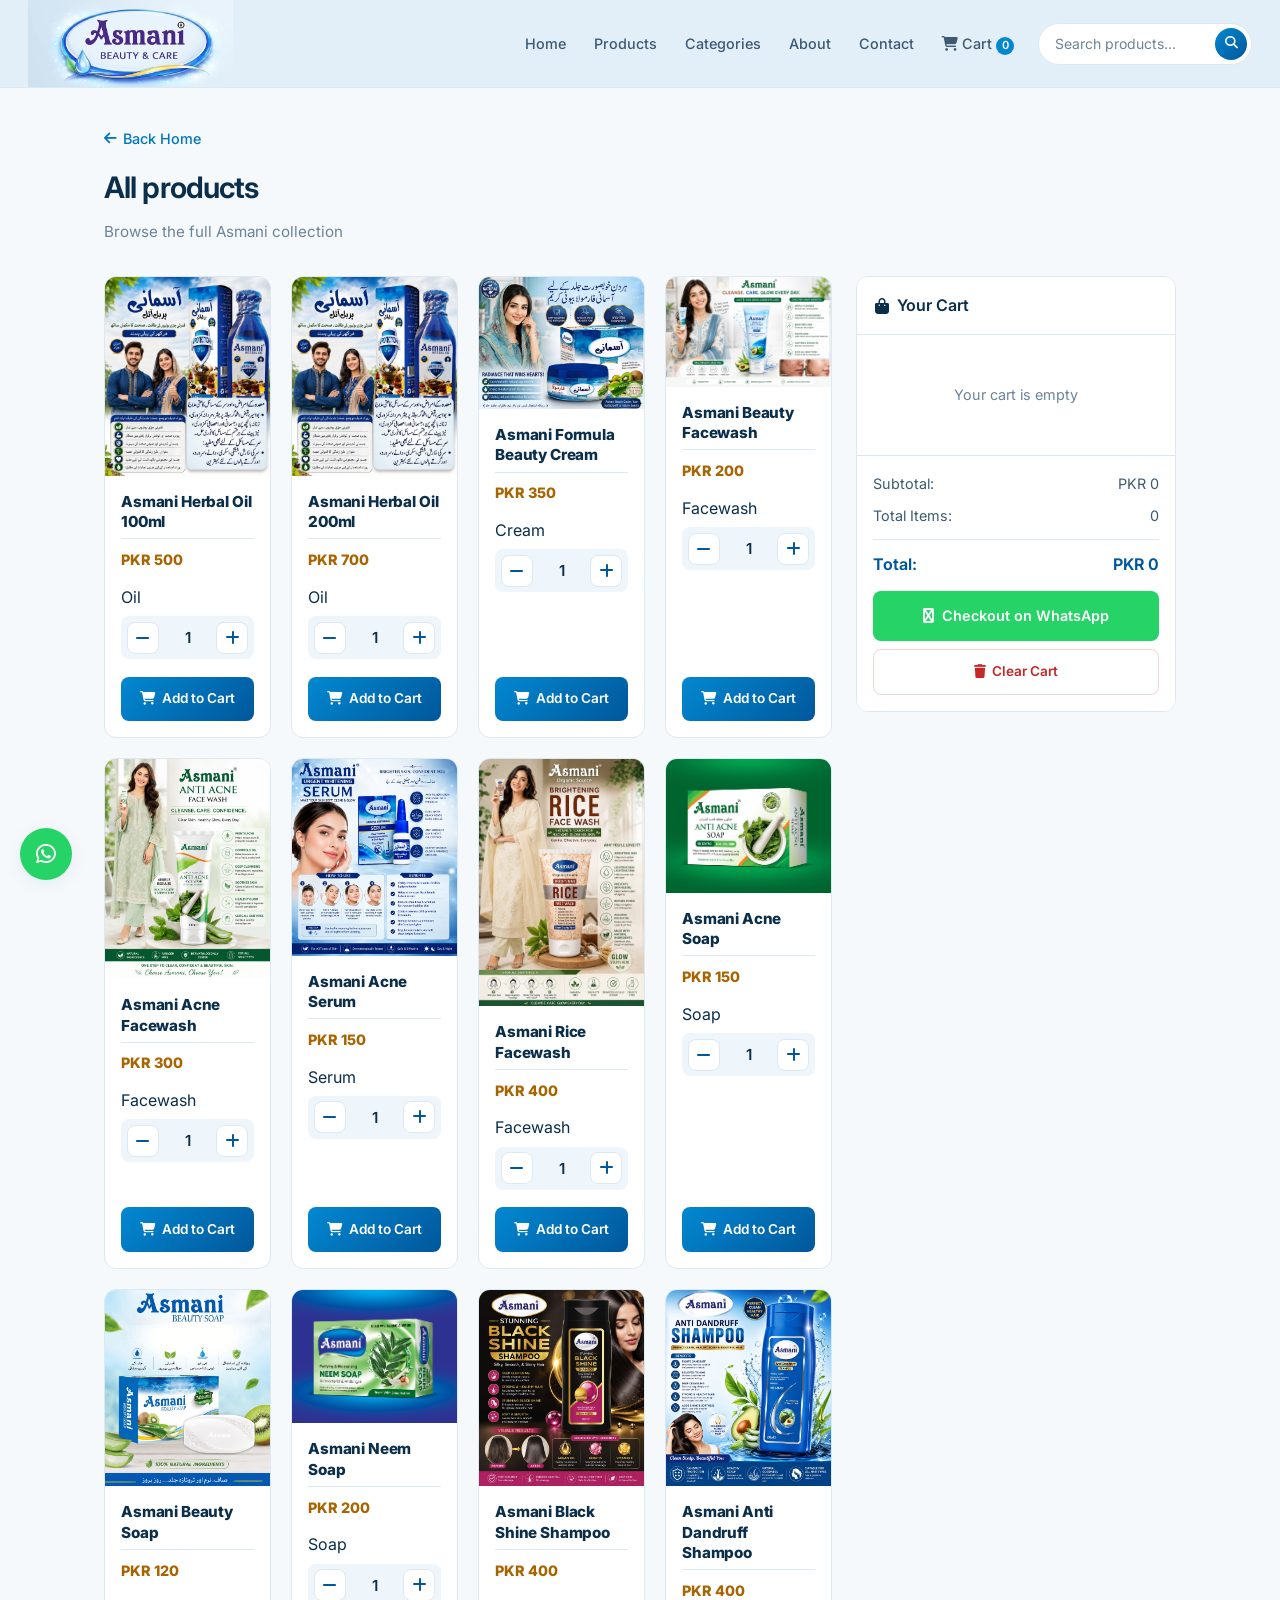
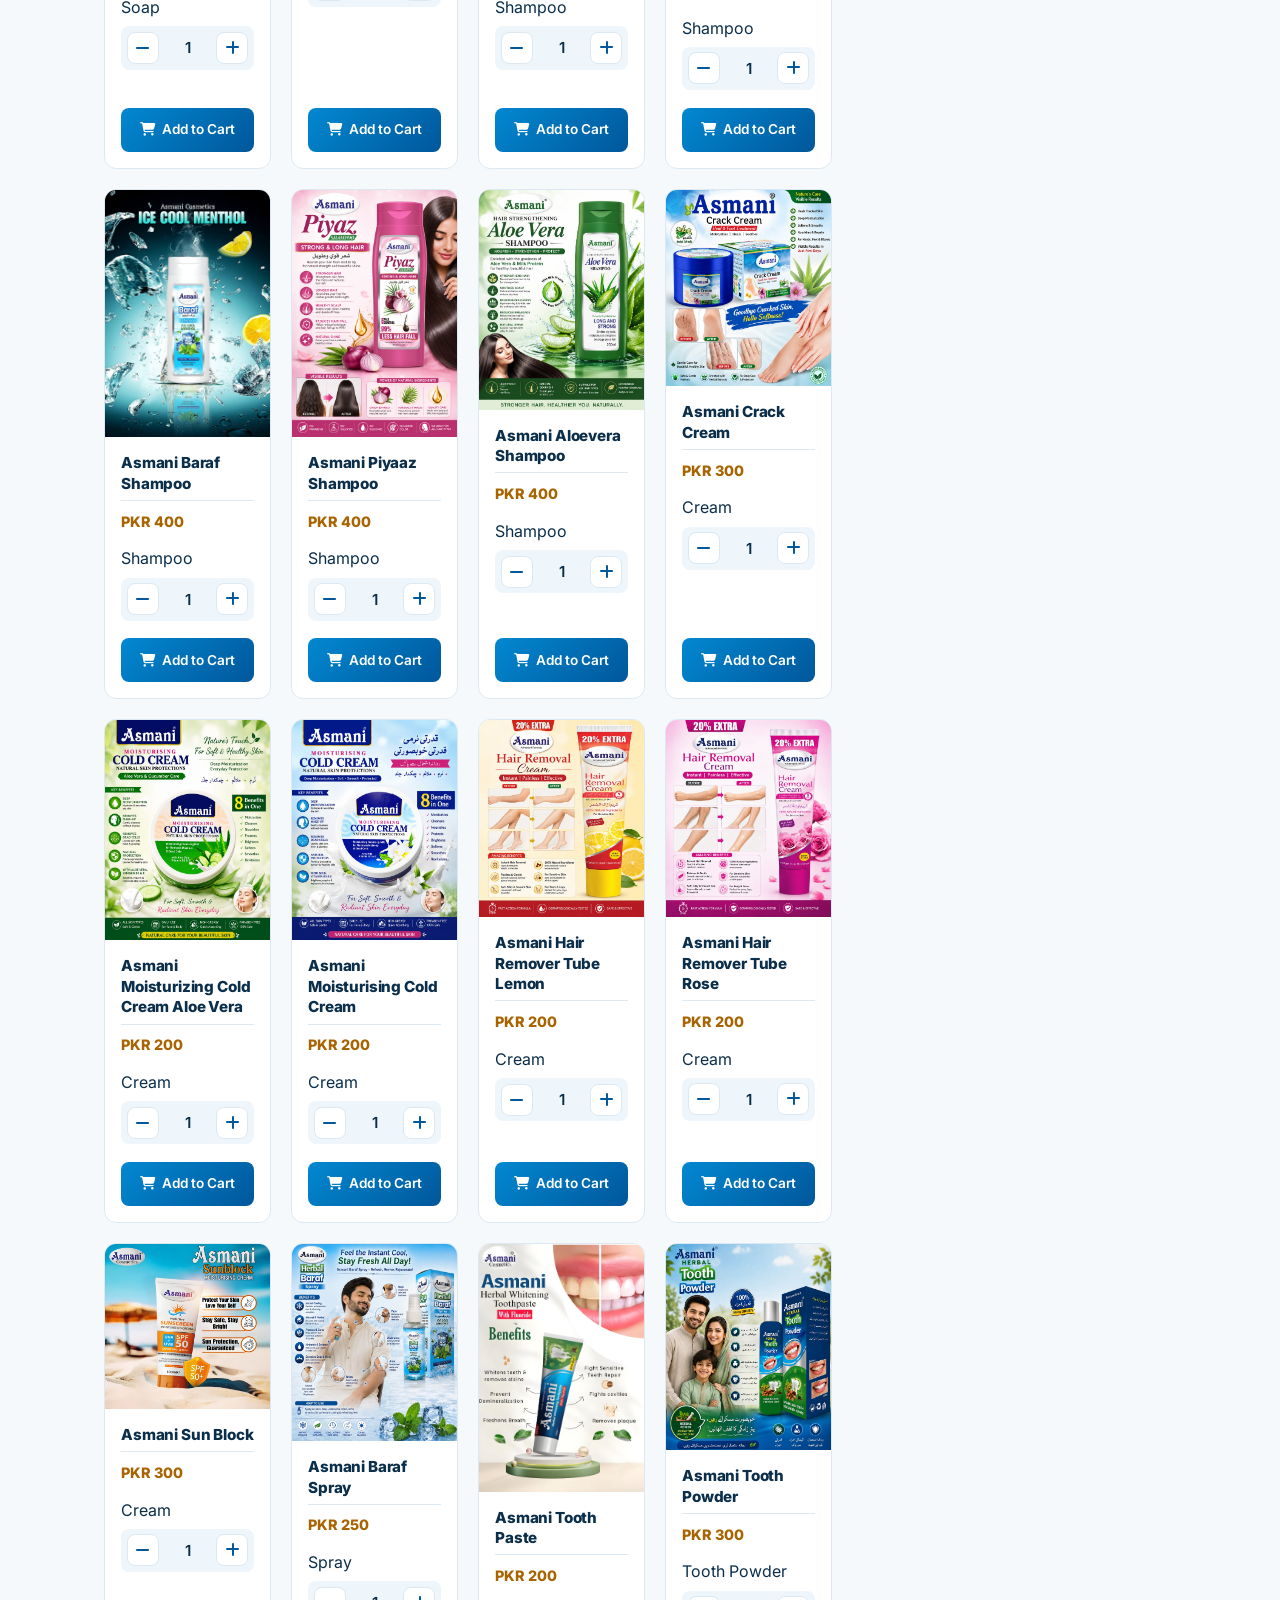
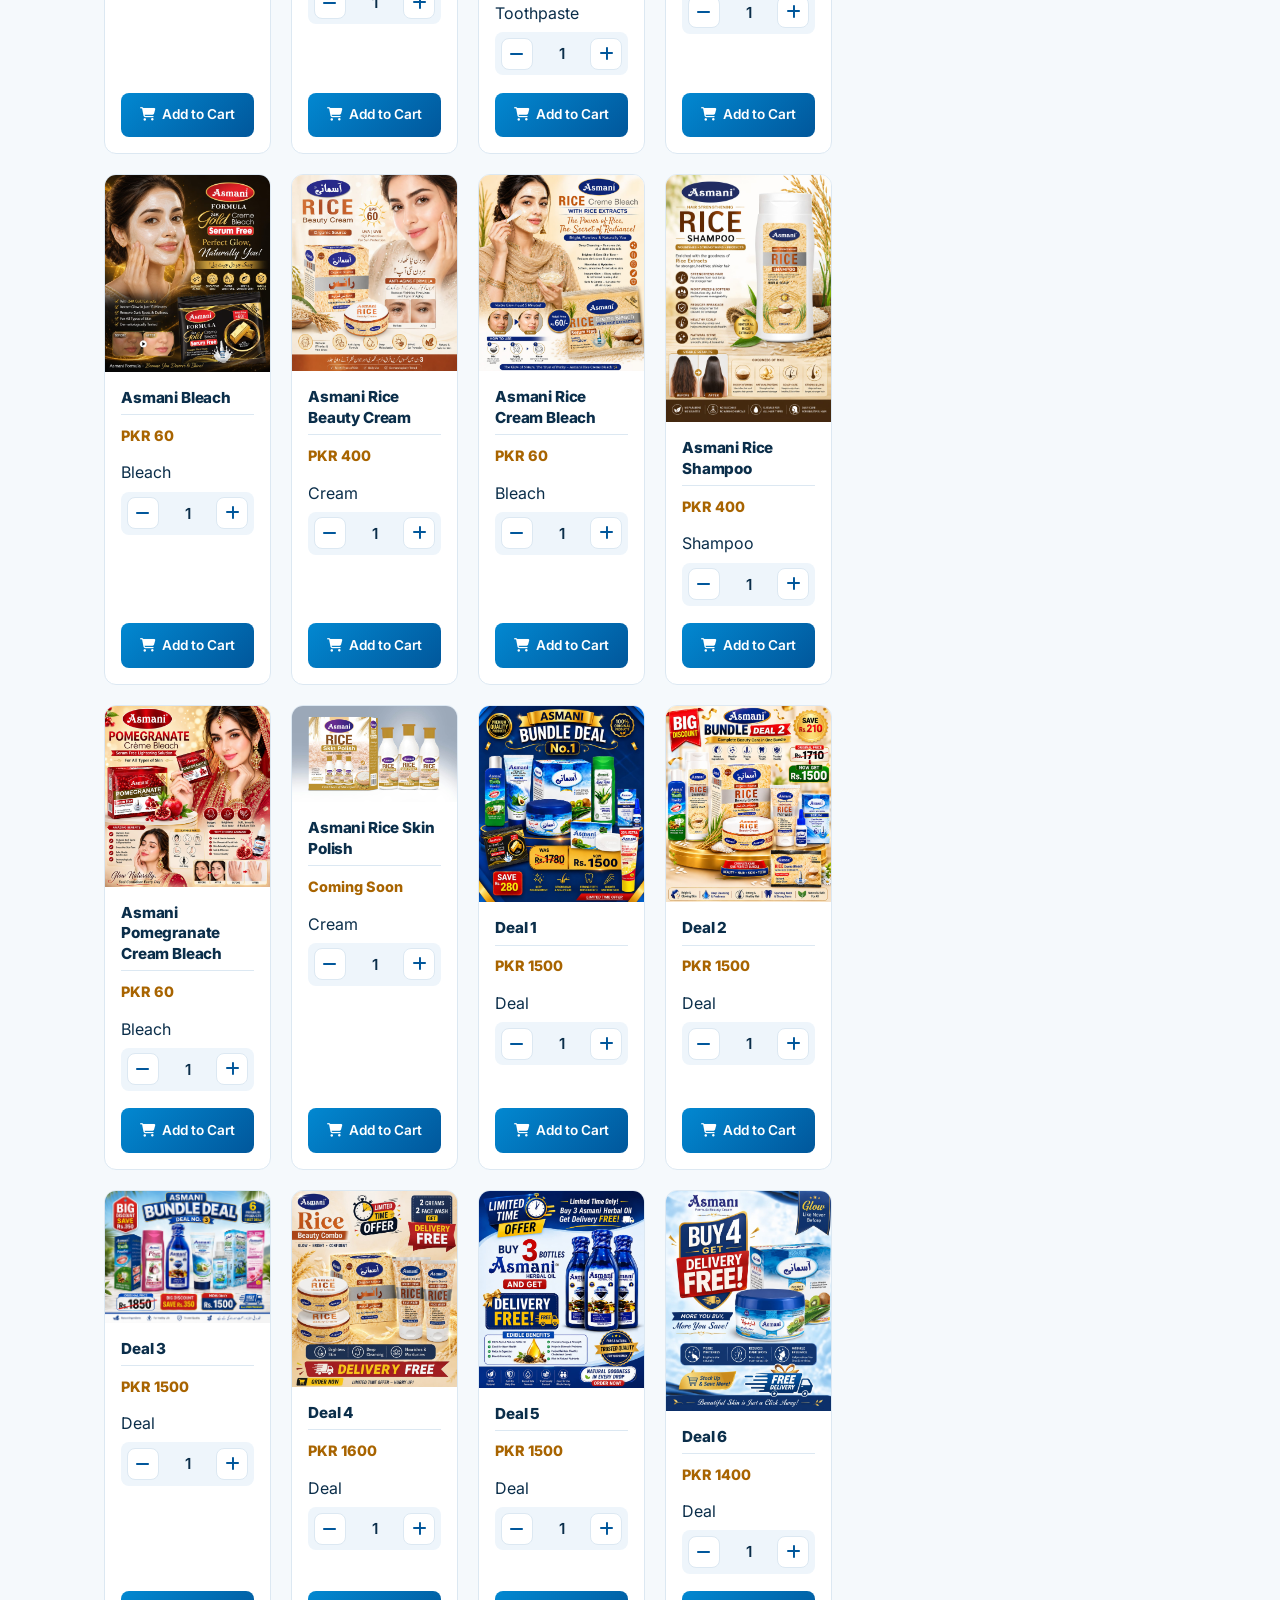
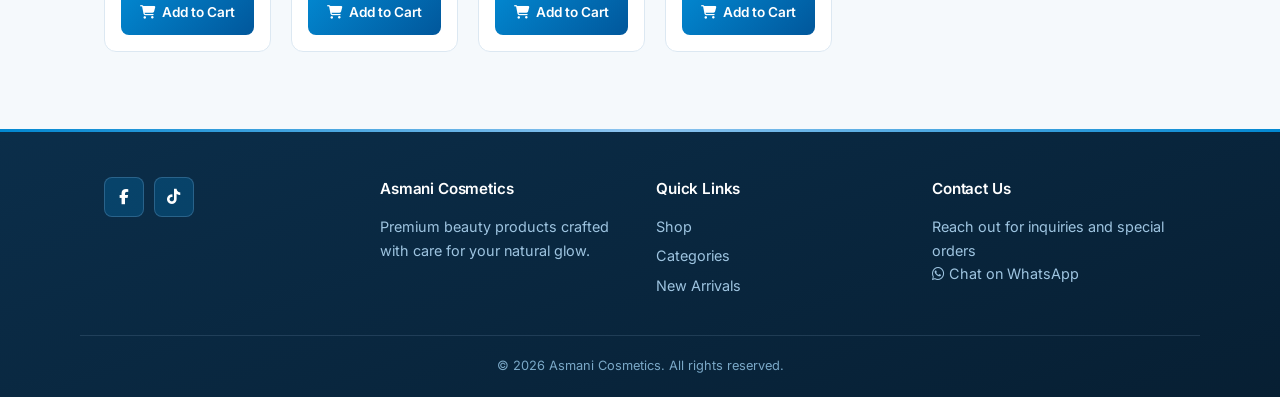
<file: shop.html>
<!DOCTYPE html>
<html lang="en">
<head>
    <meta charset="UTF-8">
    <meta name="viewport" content="width=device-width, initial-scale=1.0">
    <link rel="icon" href="logo.png" type="image/png">
    <title>Shop — Asmani Cosmetics</title>
    <meta name="description" content="Browse all Asmani Cosmetics products.">
    <link rel="stylesheet" href="https://cdnjs.cloudflare.com/ajax/libs/font-awesome/6.4.0/css/all.min.css">
    <link href="https://unpkg.com/aos@2.3.1/dist/aos.css" rel="stylesheet">
    <link rel="stylesheet" href="styles.css">
</head>
<body>
    <!-- Navigation -->
    <nav class="navbar">
        <div class="nav-container">
            <a href="index.html" class="logo-link">
                <div class="logo">
                    <img src="logo.png" alt="Asmani Beauty &amp; Care" class="brand-logo">
                </div>
            </a>
            <div class="nav-right">
                <ul class="nav-menu">
                    <li><a href="index.html">Home</a></li>
                    <li><a href="shop.html">Products</a></li>
                    <li><a href="index.html#categories">Categories</a></li>
                    <li><a href="about.html">About</a></li>
                    <li><a href="index.html#footer">Contact</a></li>
                    <li><a href="#cart-summary" class="cart-link">
                        <i class="fas fa-shopping-cart"></i> Cart <span id="cartCount" class="cart-count">0</span>
                    </a></li>
                </ul>
                <div class="hamburger">
                    <span></span>
                    <span></span>
                    <span></span>
                </div>
                <form class="nav-search" role="search" aria-label="Search products">
                    <input id="navProductSearch" class="nav-search-input" type="search" placeholder="Search products..." aria-label="Search products" autocomplete="off">
                    <button class="nav-search-btn" type="submit" aria-label="Search">
                        <i class="fas fa-search"></i>
                    </button>
                </form>
            </div>
        </div>
    </nav>

    <!-- Shop Section -->
    <section class="shop-section">
        <div class="container">
            <div class="shop-header">
                <a href="index.html" class="back-link">
                    <i class="fas fa-arrow-left"></i> Back Home
                </a>
                <h1 class="shop-title">All products</h1>
                <p class="shop-subtitle">Browse the full Asmani collection</p>
            </div>

            <div class="shop-container">
                <!-- Products Grid -->
                <div class="products-main">
                    <div class="products-grid" id="allProductsGrid">
                        <!-- All products will be loaded here -->
                    </div>
                </div>

                <!-- Cart Sidebar -->
                <aside class="cart-sidebar" id="cartSidebar">
                    <div class="cart-header">
                        <h2><i class="fas fa-shopping-bag"></i> Your Cart</h2>
                        <button class="cart-close" onclick="toggleCartSidebar()">
                            <i class="fas fa-times"></i>
                        </button>
                    </div>

                    <div class="cart-items" id="cartItems">
                        <p class="empty-cart">Your cart is empty</p>
                    </div>

                    <div class="cart-summary" id="cartSummary">
                        <div class="summary-item">
                            <span>Subtotal:</span>
                            <span id="subtotal">PKR 0</span>
                        </div>
                        <div class="summary-item">
                            <span>Total Items:</span>
                            <span id="totalItems">0</span>
                        </div>
                        <div class="summary-divider"></div>
                        <div class="summary-total">
                            <span>Total:</span>
                            <span id="total">PKR 0</span>
                        </div>
                        <button class="checkout-btn" onclick="checkout()">
                            <i class="fas fa-whatsapp"></i> Checkout on WhatsApp
                        </button>
                        <button class="clear-cart-btn" onclick="clearCart()">
                            <i class="fas fa-trash"></i> Clear Cart
                        </button>
                    </div>
                </aside>
            </div>
        </div>

        <!-- Cart Toggle Button (Mobile) -->
        <button class="cart-toggle-btn" id="cartToggleBtn" onclick="toggleCartSidebar()">
            <i class="fas fa-shopping-cart"></i>
            <span class="cart-badge" id="cartBadge">0</span>
        </button>
    </section>

    <!-- Footer -->
    <footer id="footer" class="footer">
        <div class="footer-content">
            <div class="footer-social" aria-label="Social links">
                <a href="https://www.facebook.com/share/1GEHZDPBgn/" target="_blank" rel="noopener" aria-label="Facebook">
                    <i class="fab fa-facebook-f"></i>
                </a>
                <a href="https://www.tiktok.com/@asmani_cosmetics?_r=1&_t=ZS-93GRq3OFGZp" target="_blank" rel="noopener" aria-label="TikTok">
                    <i class="fab fa-tiktok"></i>
                </a>
            </div>
            <div class="footer-section">
                <h3>Asmani Cosmetics</h3>
                <p>Premium beauty products crafted with care for your natural glow.</p>
            </div>
            <div class="footer-section">
                <h3>Quick Links</h3>
                <a href="index.html#products">Shop</a>
                <a href="index.html#categories">Categories</a>
                <a href="index.html#arrivals">New Arrivals</a>
            </div>
            <div class="footer-section">
                <h3>Contact Us</h3>
                <p>Reach out for inquiries and special orders</p>
                <a href="https://wa.me/923005858481?text=Hello%20Asmani%20Cosmetics!%20I'm%20interested%20in%20your%20products." class="whatsapp-link" target="_blank">
                    <i class="fab fa-whatsapp"></i> Chat on WhatsApp
                </a>
            </div>
        </div>
        <div class="footer-bottom">
            <p>&copy; 2026 Asmani Cosmetics. All rights reserved.</p>
        </div>
    </footer>

    <script src="script.js"></script>
    <script>
        // Shopping Cart System
        let cart = JSON.parse(localStorage.getItem('asmaniCart')) || [];

        // Initialize the shop page
        function initShop() {
            console.log('Initializing shop...');
            
            // Check if products are loaded
            if (typeof products === 'undefined' || typeof newArrivals === 'undefined') {
                console.log('Products not loaded yet, retrying...');
                setTimeout(initShop, 200);
                return;
            }
            
            console.log('✓ Products loaded, initializing display...');
            displayAllProducts();
            updateCartDisplay();
        }

        // Start initialization when DOM is ready
        if (document.readyState === 'loading') {
            document.addEventListener('DOMContentLoaded', initShop);
        } else {
            // DOM is already loaded
            initShop();
        }

        /**
         * Display all products in the shop
         */
        function displayAllProducts() {
            const grid = document.getElementById('allProductsGrid');
            
            // Check if products are available
            if (typeof products === 'undefined' || typeof newArrivals === 'undefined') {
                console.error('Products not loaded yet');
                grid.innerHTML = '<p style="grid-column: 1/-1; text-align: center; color: #999;">Loading products...</p>';
                return;
            }
            
            const allProducts = getAllProducts();
            
            if (allProducts.length === 0) {
                grid.innerHTML = '<p style="grid-column: 1/-1; text-align: center; color: #999;">No products found</p>';
                return;
            }
            
            grid.innerHTML = allProducts.map((product, index) => `
                <div class="product-card" data-aos="fade-up" data-aos-delay="${(index % 4) * 100}">
                    <div class="product-image">
                        <img src="${product.image}" alt="${product.name}" onerror="this.src='placeholder.jpg'">
                    </div>
                    <div class="product-info">
                        <h3 class="product-name">${product.name}</h3>
                        <p class="product-price">${product.price}</p>
                        <p class="product-category">${product.category}</p>
                        <div class="product-controls">
                            <button class="qty-btn minus-btn" onclick="decreaseQty(${product.id})">
                                <i class="fas fa-minus"></i>
                            </button>
                            <input type="number" class="qty-input" id="qty-${product.id}" value="1" min="1" max="100">
                            <button class="qty-btn plus-btn" onclick="increaseQty(${product.id})">
                                <i class="fas fa-plus"></i>
                            </button>
                        </div>
                        <button class="buy-button" onclick="addToCart(${product.id})">
                            <i class="fas fa-shopping-cart"></i> Add to Cart
                        </button>
                    </div>
                </div>
            `).join('');
            
            console.log(`✓ Loaded ${allProducts.length} products to shop`);
        }

        /**
         * Increase quantity for a product
         */
        function increaseQty(productId) {
            const input = document.getElementById(`qty-${productId}`);
            input.value = Math.min(parseInt(input.value) + 1, 100);
        }

        /**
         * Decrease quantity for a product
         */
        function decreaseQty(productId) {
            const input = document.getElementById(`qty-${productId}`);
            input.value = Math.max(parseInt(input.value) - 1, 1);
        }

        /**
         * Add product to cart
         */
        function addToCart(productId) {
            try {
                // Check if products are available
                if (typeof products === 'undefined' || typeof newArrivals === 'undefined') {
                    console.error('Products not loaded');
                    showNotification('Error: Products not loaded. Please refresh the page.');
                    return;
                }

                const allProducts = getAllProducts();
                const product = allProducts.find(p => p.id === productId);
                const input = document.getElementById(`qty-${productId}`);
                const qty = parseInt(input.value) || 1;

                if (!product) {
                    console.error('Product not found:', productId);
                    showNotification('Error: Product not found');
                    return;
                }

                if (!input) {
                    console.error('Quantity input not found for product:', productId);
                    showNotification('Error: Could not get quantity');
                    return;
                }

                // Check if product already in cart
                const existingItem = cart.find(item => item.id === productId);
                
                if (existingItem) {
                    existingItem.quantity += qty;
                } else {
                    cart.push({
                        id: productId,
                        name: product.name,
                        price: product.priceValue,
                        priceDisplay: product.price,
                        quantity: qty
                    });
                }

                // Reset quantity input
                input.value = 1;

                // Save to localStorage
                localStorage.setItem('asmaniCart', JSON.stringify(cart));

                // Update display
                updateCartDisplay();

                // Show success feedback
                showNotification(`✓ ${product.name} added to cart!`);

                console.log(`✓ Added to cart: ${product.name} (Qty: ${qty})`);

                // Auto-show cart on mobile
                if (window.innerWidth < 768) {
                    openCartSidebar();
                }
            } catch (error) {
                console.error('Error adding to cart:', error);
                showNotification('Error: Could not add to cart');
            }
        }

        /**
         * Update quantity of item in cart
         */
        function updateCartQuantity(productId, newQty) {
            const item = cart.find(item => item.id === productId);
            if (item) {
                if (newQty <= 0) {
                    removeFromCart(productId);
                } else {
                    item.quantity = newQty;
                    localStorage.setItem('asmaniCart', JSON.stringify(cart));
                    updateCartDisplay();
                }
            }
        }

        /**
         * Remove product from cart
         */
        function removeFromCart(productId) {
            cart = cart.filter(item => item.id !== productId);
            localStorage.setItem('asmaniCart', JSON.stringify(cart));
            updateCartDisplay();
            showNotification('Item removed from cart');
        }

        /**
         * Update cart display and calculations
         */
        function updateCartDisplay() {
            const cartItemsDiv = document.getElementById('cartItems');
            const cartCount = document.getElementById('cartCount');
            const cartBadge = document.getElementById('cartBadge');
            const subtotalDiv = document.getElementById('subtotal');
            const totalItemsDiv = document.getElementById('totalItems');
            const totalDiv = document.getElementById('total');

            if (cart.length === 0) {
                cartItemsDiv.innerHTML = '<p class="empty-cart">Your cart is empty</p>';
                cartCount.textContent = '0';
                cartBadge.textContent = '0';
                subtotalDiv.textContent = 'PKR 0';
                totalItemsDiv.textContent = '0';
                totalDiv.textContent = 'PKR 0';
                return;
            }

            // Calculate totals
            let subtotal = 0;
            let totalItems = 0;

            cartItemsDiv.innerHTML = cart.map(item => {
                const itemTotal = item.price * item.quantity;
                subtotal += itemTotal;
                totalItems += item.quantity;

                return `
                    <div class="cart-item">
                        <div class="cart-item-info">
                            <h4>${item.name}</h4>
                            <p class="cart-item-price">${item.priceDisplay}</p>
                        </div>
                        <div class="cart-item-controls">
                            <button class="cart-qty-btn" onclick="updateCartQuantity(${item.id}, ${item.quantity - 1})">
                                <i class="fas fa-minus"></i>
                            </button>
                            <span class="cart-qty">${item.quantity}</span>
                            <button class="cart-qty-btn" onclick="updateCartQuantity(${item.id}, ${item.quantity + 1})">
                                <i class="fas fa-plus"></i>
                            </button>
                        </div>
                        <div class="cart-item-total">PKR ${itemTotal}</div>
                        <button class="cart-remove-btn" onclick="removeFromCart(${item.id})">
                            <i class="fas fa-trash-alt"></i>
                        </button>
                    </div>
                `;
            }).join('');

            // Update summary
            cartCount.textContent = totalItems;
            cartBadge.textContent = totalItems;
            subtotalDiv.textContent = `PKR ${subtotal}`;
            totalItemsDiv.textContent = totalItems;
            totalDiv.textContent = `PKR ${subtotal}`;
        }

        /**
         * Toggle cart sidebar visibility
         */
        function toggleCartSidebar() {
            const sidebar = document.getElementById('cartSidebar');
            sidebar.classList.toggle('active');
        }

        /**
         * Open cart sidebar
         */
        function openCartSidebar() {
            const sidebar = document.getElementById('cartSidebar');
            sidebar.classList.add('active');
        }

        /**
         * Clear entire cart
         */
        function clearCart() {
            if (confirm('Are you sure you want to clear your cart?')) {
                cart = [];
                localStorage.setItem('asmaniCart', JSON.stringify(cart));
                updateCartDisplay();
                showNotification('Cart cleared');
            }
        }

        /**
         * Checkout via WhatsApp
         */
        function checkout() {
            if (cart.length === 0) {
                alert('Your cart is empty!');
                return;
            }

            // Use the new bill page for proper invoice + editable quantities
            window.location.href = 'checkout.html';
        }

        /**
         * Show notification message
         */
        function showNotification(message) {
            const notification = document.createElement('div');
            notification.className = 'notification';
            notification.textContent = message;
            document.body.appendChild(notification);

            // Trigger animation
            setTimeout(() => notification.classList.add('show'), 10);

            // Remove after 3 seconds
            setTimeout(() => {
                notification.classList.remove('show');
                setTimeout(() => notification.remove(), 300);
            }, 3000);
        }
    </script>
    <script src="https://unpkg.com/aos@2.3.1/dist/aos.js"></script>
    <script>
        AOS.init({
            duration: 500,
            easing: 'ease-out',
            once: true,
            offset: 60
        });
    </script>

    <a class="whatsapp-float" href="https://wa.me/923005858481?text=Hello%20Asmani%20Cosmetics!%20I'm%20interested%20in%20your%20products." target="_blank" rel="noopener" aria-label="Chat on WhatsApp">
        <i class="fab fa-whatsapp"></i>
    </a>
</body>
</html>
</file>
<file: styles.css>
/* ============================================
   Asmani Cosmetics — Minimal Modern UI
   ============================================ */

@import url('https://fonts.googleapis.com/css2?family=Inter:wght@400;500;600;700&family=Pinyon+Script&display=swap');

*,
*::before,
*::after {
    margin: 0;
    padding: 0;
    box-sizing: border-box;
}

:root {
    /* Blue brand theme (matches Asmani logo) */
    --blue-50: #f0f7ff;
    --blue-100: #e3f0fc;
    --blue-200: #c5e0f8;
    --blue-300: #8ec4ef;
    --blue-400: #4a9fdb;
    --blue-500: #0288d1;
    --blue-600: #0277bd;
    --blue-700: #01579b;
    --blue-800: #014a82;
    --blue-900: #0b2e4a;

    --bg: #f5f9fc;
    --surface: #ffffff;
    --text: #0b2e4a;
    --text-secondary: #3d5a73;
    --text-muted: #6b8499;
    --border: #dce8f2;
    --border-strong: #c5d8e8;
    --accent: #0288d1;
    --accent-hover: #01579b;
    --accent-soft: rgba(2, 136, 209, 0.08);
    --soft: #eef5fb;
    --whatsapp: #25d366;
    --whatsapp-dark: #1da851;
    --danger: #c62828;
    --danger-bg: #fff5f5;
    --star: #f5a623;
    --radius-sm: 8px;
    --radius: 12px;
    --radius-lg: 16px;
    --radius-full: 999px;
    --shadow-sm: 0 1px 2px rgba(1, 87, 155, 0.05);
    --shadow: 0 4px 16px rgba(1, 87, 155, 0.08);
    --shadow-lg: 0 12px 32px rgba(1, 87, 155, 0.12);
    --nav-h: 64px;
    --container: 1120px;
    --space-section: clamp(3rem, 6vw, 5rem);
    --font: 'Inter', system-ui, -apple-system, BlinkMacSystemFont, 'Segoe UI', sans-serif;
    --ease: 0.2s ease;
    --focus: 0 0 0 3px rgba(2, 136, 209, 0.22);
}

html {
    scroll-behavior: smooth;
    -webkit-text-size-adjust: 100%;
}

body {
    font-family: var(--font);
    color: var(--text);
    background: var(--bg);
    line-height: 1.6;
    font-size: 16px;
    -webkit-font-smoothing: antialiased;
    -moz-osx-font-smoothing: grayscale;
    overflow-x: hidden;
    min-height: 100vh;
}

img,
picture,
video,
canvas,
svg {
    max-width: 100%;
    height: auto;
    display: block;
}

iframe {
    max-width: 100%;
}

input,
select,
textarea,
button {
    font-family: inherit;
    max-width: 100%;
}

a {
    color: inherit;
    text-decoration: none;
}

button {
    cursor: pointer;
    border: none;
    background: none;
    font: inherit;
}

ul {
    list-style: none;
}

.container {
    width: 100%;
    max-width: var(--container);
    margin: 0 auto;
    padding: 0 clamp(16px, 4vw, 24px);
}

/* Focus */
a:focus-visible,
button:focus-visible,
input:focus-visible,
select:focus-visible,
textarea:focus-visible {
    outline: none;
    box-shadow: var(--focus);
}

/* ============================================
   Navigation
   ============================================ */

.navbar {
    position: sticky;
    top: 0;
    z-index: 1000;
    background: rgba(226, 239, 248, 0.94);
    backdrop-filter: blur(12px);
    -webkit-backdrop-filter: blur(12px);
    border-bottom: 1px solid var(--border);
    min-height: var(--nav-h);
    display: flex;
    align-items: center;
}

.navbar.is-scrolled {
    background: rgba(226, 239, 248, 0.98);
    box-shadow: var(--shadow-sm);
}

.nav-container {
    width: 100%;
    max-width: none;
    margin: 0;
    padding: 0 clamp(16px, 3vw, 28px);
    display: flex;
    align-items: center;
    justify-content: space-between;
    gap: 1rem;
}

.logo-link {
    text-decoration: none;
    flex-shrink: 0;
}

.logo {
    display: flex;
    align-items: center;
    width: clamp(160px, 18vw, 205px);
    aspect-ratio: 685 / 292;
}

.brand-logo {
    display: block;
    width: 100%;
    height: auto;
    object-fit: contain;
}

.logo-a {
    width: 36px;
    height: 36px;
    background: linear-gradient(135deg, var(--blue-500) 0%, var(--blue-700) 100%);
    color: #fff;
    font-family: Georgia, 'Times New Roman', serif;
    font-size: 1.5rem;
    font-weight: 700;
    font-style: normal;
    line-height: 1;
    display: flex;
    align-items: center;
    justify-content: center;
    border-radius: var(--radius-sm);
    letter-spacing: 0;
    box-shadow: 0 4px 12px rgba(2, 136, 209, 0.28);
    transition: background var(--ease), box-shadow var(--ease);
    text-shadow: 1px 1px 0 rgba(212, 175, 55, 0.45);
}

.logo-a:hover {
    background: linear-gradient(135deg, var(--blue-600) 0%, var(--blue-800) 100%);
    box-shadow: 0 6px 16px rgba(1, 87, 155, 0.32);
}

.logo h1 {
    font-size: 1rem;
    font-weight: 600;
    letter-spacing: -0.02em;
    color: var(--blue-700);
    margin: 0;
    white-space: nowrap;
}

.nav-right {
    display: flex;
    align-items: center;
    gap: 0.75rem;
    min-width: 0;
}

.nav-menu {
    display: flex;
    align-items: center;
    gap: 0.25rem;
}

.nav-menu a {
    display: block;
    padding: 0.5rem 0.75rem;
    font-size: 0.9rem;
    font-weight: 500;
    color: var(--text-secondary);
    border-radius: var(--radius-sm);
    transition: color var(--ease), background var(--ease);
}

.nav-menu a:hover,
.nav-menu a:focus-visible {
    color: var(--blue-700);
    background: var(--accent-soft);
}

.nav-menu a::before {
    display: none;
}

.cart-link {
    position: relative;
    display: inline-flex;
    align-items: center;
    gap: 0.4rem;
}

.cart-count {
    background: var(--blue-500);
    color: #fff;
    border-radius: var(--radius-full);
    min-width: 18px;
    height: 18px;
    padding: 0 5px;
    display: inline-flex;
    align-items: center;
    justify-content: center;
    font-size: 0.7rem;
    font-weight: 600;
}

.nav-search {
    display: flex;
    align-items: center;
    gap: 4px;
    padding: 4px 4px 4px 12px;
    border-radius: var(--radius-full);
    border: 1px solid var(--border);
    background: var(--surface);
    transition: border-color var(--ease), box-shadow var(--ease);
}

.nav-search:focus-within {
    border-color: var(--blue-300);
    box-shadow: var(--focus);
}

.nav-search-input {
    width: 160px;
    border: 0;
    outline: none;
    background: transparent;
    color: var(--text);
    padding: 6px 4px;
    font-size: 0.875rem;
}

.nav-search-input::placeholder {
    color: var(--text-muted);
}

.nav-search-btn {
    width: 32px;
    height: 32px;
    border: 0;
    border-radius: var(--radius-full);
    background: linear-gradient(135deg, var(--blue-500) 0%, var(--blue-700) 100%);
    color: #fff;
    display: grid;
    place-items: center;
    font-size: 0.8rem;
    transition: background var(--ease);
}

.nav-search-btn:hover {
    background: linear-gradient(135deg, var(--blue-600) 0%, var(--blue-800) 100%);
}

.hamburger {
    display: none;
    flex-direction: column;
    justify-content: center;
    gap: 5px;
    width: 40px;
    height: 40px;
    padding: 8px;
    border-radius: var(--radius-sm);
    cursor: pointer;
}

.hamburger:hover {
    background: var(--accent-soft);
}

.hamburger span {
    display: block;
    width: 100%;
    height: 1.5px;
    background: var(--blue-700);
    border-radius: 2px;
    transition: transform var(--ease), opacity var(--ease);
}

.hamburger.active span:nth-child(1) {
    transform: translateY(6.5px) rotate(45deg);
}

.hamburger.active span:nth-child(2) {
    opacity: 0;
}

.hamburger.active span:nth-child(3) {
    transform: translateY(-6.5px) rotate(-45deg);
}

@media (min-width: 901px) {
    .hamburger {
        display: none !important;
    }
}

/* ============================================
   Hero
   ============================================ */

.hero {
    position: relative;
    min-height: min(72vh, 640px);
    padding: clamp(3.5rem, 8vw, 6rem) 1.25rem;
    display: flex;
    align-items: center;
    justify-content: center;
    background:
        radial-gradient(circle at 18% 20%, rgba(2, 136, 209, 0.10), transparent 28%),
        radial-gradient(circle at 82% 30%, rgba(1, 87, 155, 0.08), transparent 26%),
        linear-gradient(180deg, #ffffff 0%, var(--blue-50) 100%);
    border-bottom: 1px solid var(--border);
    overflow: hidden;
}

.hero::before,
.hero::after,
.hero-background {
    display: none;
}

.hero-content {
    position: relative;
    z-index: 1;
    text-align: center;
    max-width: 560px;
    margin: 0 auto;
    padding: 0;
    background: none;
    border: none;
    box-shadow: none;
    backdrop-filter: none;
}

.hero-title {
    display: inline-block;
    font-family: var(--font);
    font-size: clamp(2.25rem, 6vw, 3.5rem);
    font-weight: 700;
    letter-spacing: -0.04em;
    line-height: 1.1;
    margin-bottom: 0.75rem;
    padding-bottom: 0.14em;
    border-bottom: 2px solid var(--blue-500);
    background: linear-gradient(135deg, var(--blue-700) 0%, var(--blue-500) 55%, var(--blue-400) 100%);
    -webkit-background-clip: text;
    background-clip: text;
    color: transparent;
    -webkit-text-fill-color: transparent;
}

.hero-brand-name {
    font-family: 'ITC Bookman', 'Bookman Swash', 'Bookman Old Style', Georgia, 'Times New Roman', serif;
    font-feature-settings: 'swsh' 1;
    font-variant-alternates: swash;
}

.hero-brand-name::first-letter {
    font-size: 1.3em;
    line-height: 1;
}

.hero-brand-category {
    font-size: 0.7em;
    letter-spacing: 0.04em;
}

.hero-tagline {
    font-size: 1.25rem;
    font-weight: 500;
    letter-spacing: 0.14em;
    text-transform: uppercase;
    color: var(--blue-600);
    margin-bottom: 0.75rem;
}

.hero-subtitle {
    font-family: 'Pinyon Script', cursive;
    font-size: 1.25rem;
    font-weight: 400;
    background: linear-gradient(90deg, #a66d0d 0%, #f0bd3f 48%, #a66d0d 100%);
    -webkit-background-clip: text;
    background-clip: text;
    color: transparent;
    -webkit-text-fill-color: transparent;
    margin: 0 auto 1.75rem;
    max-width: 420px;
    line-height: 1.25;
}

.cta-button {
    display: inline-flex;
    align-items: center;
    justify-content: center;
    padding: 0.85rem 1.75rem;
    font-size: 0.9rem;
    font-weight: 600;
    letter-spacing: 0.02em;
    color: #fff;
    background: linear-gradient(135deg, var(--blue-500) 0%, var(--blue-700) 100%);
    border: none;
    border-radius: var(--radius-full);
    box-shadow: 0 8px 20px rgba(2, 136, 209, 0.28);
    transition: background var(--ease), transform var(--ease), box-shadow var(--ease);
}

.cta-button::after {
    display: none;
}

.cta-button:hover {
    background: linear-gradient(135deg, var(--blue-600) 0%, var(--blue-800) 100%);
    transform: translateY(-1px);
    box-shadow: 0 12px 28px rgba(1, 87, 155, 0.32);
}

.cta-button:active {
    transform: translateY(0);
}

/* ============================================
   Sections & titles
   ============================================ */

.section-title {
    font-size: clamp(1.5rem, 3vw, 1.85rem);
    font-weight: 650;
    letter-spacing: -0.03em;
    text-align: center;
    color: var(--text);
    margin-bottom: 2rem;
    position: relative;
}

.section-title::after {
    content: '';
    display: block;
    width: 32px;
    height: 2px;
    background: linear-gradient(90deg, var(--blue-500), var(--blue-300));
    margin: 0.75rem auto 0;
    border-radius: 2px;
}

.categories-section,
.products-section,
.arrivals-section,
.radio-section,
.radio-schedule-section,
.about-section,
.team-section,
.winners-section,
#radio-broadcast-schedule,
#leadership,
#team,
#winners {
    scroll-margin-top: calc(var(--nav-h) + 12px);
}

.categories-section,
.products-section,
.arrivals-section,
.radio-section,
.radio-schedule-section {
    padding: var(--space-section) 0;
    background: var(--bg);
}

.products-section,
.arrivals-section {
    background: var(--surface);
}

.arrivals-section {
    border-top: 1px solid var(--border);
}

/* ============================================
   Sliding product strip
   ============================================ */

.sliding-section {
    padding: 1.5rem 0 2rem;
    background: linear-gradient(180deg, var(--blue-50) 0%, var(--bg) 100%);
    border-bottom: 1px solid var(--border);
    overflow: hidden;
}

.sliding-wrapper {
    position: relative;
}

.sliding-container {
    max-width: 100%;
    overflow-x: auto;
    overflow-y: hidden;
    scroll-behavior: smooth;
    scrollbar-width: none;
    -ms-overflow-style: none;
}

.sliding-container::-webkit-scrollbar {
    display: none;
}

.sliding-controls {
    position: absolute;
    inset: 0;
    pointer-events: none;
    z-index: 5;
}

.sliding-nav-btn {
    pointer-events: auto;
    position: absolute;
    top: 50%;
    transform: translateY(-50%);
    width: 40px;
    height: 40px;
    border-radius: var(--radius-full);
    border: 1px solid var(--border);
    background: var(--surface);
    color: var(--text);
    display: grid;
    place-items: center;
    box-shadow: var(--shadow-sm);
    transition: background var(--ease), border-color var(--ease);
}

.sliding-nav-btn:hover {
    background: var(--soft);
    border-color: var(--border-strong);
    transform: translateY(-50%);
    filter: none;
}

.sliding-nav-btn:active {
    transform: translateY(-50%) scale(0.97);
}

.sliding-nav-btn.prev { left: 8px; }
.sliding-nav-btn.next { right: 8px; }

.sliding-cards {
    display: flex;
    gap: 1rem;
    padding: 0.5rem clamp(12px, 3vw, 24px);
    width: max-content;
    will-change: transform;
    animation: slidingMarquee 48s linear infinite;
}

.sliding-section:hover .sliding-cards {
    animation-play-state: paused;
}

.delivery-notice {
    position: relative;
    overflow: hidden;
    padding: 0.7rem 0;
    background: linear-gradient(90deg, #ffb300 0%, #ff6f00 45%, #e65100 100%);
    color: #1f1300;
    white-space: nowrap;
    border-top: 2px solid #fff3c4;
    border-bottom: 2px solid #fff3c4;
    box-shadow: 0 5px 14px rgba(230, 81, 0, 0.25);
}

.delivery-notice-track {
    width: max-content;
    animation: deliveryNoticeScroll 18s linear infinite;
}

.delivery-notice p {
    margin: 0;
    padding-left: 100vw;
    font-weight: 800;
    font-size: clamp(0.9rem, 2vw, 1.05rem);
    letter-spacing: 0.04em;
    text-transform: uppercase;
    text-shadow: 0 1px 0 rgba(255, 255, 255, 0.35);
}

.delivery-notice span {
    color: #fff;
    font-size: 1.2em;
    padding: 0 2.5rem;
}

@keyframes deliveryNoticeScroll {
    from { transform: translateX(0); }
    to { transform: translateX(-50%); }
}

@media (prefers-reduced-motion: reduce) {
    .delivery-notice-track { animation: none; }
}

@keyframes slidingMarquee {
    from { transform: translateX(0); }
    to { transform: translateX(-50%); }
}

.slide-card {
    flex: 0 0 min(240px, 70vw);
    background: var(--surface);
    border: 1px solid var(--border);
    border-radius: var(--radius);
    overflow: hidden;
    display: flex;
    flex-direction: column;
    height: 100%;
    min-height: 440px;
    transition: border-color var(--ease), box-shadow var(--ease), transform var(--ease);
}

.slide-card:hover {
    transform: translateY(-4px);
    border-color: var(--blue-300);
    box-shadow: var(--shadow);
}

/* A taller fixed frame keeps all deal cards aligned and suits the poster artwork. */
.slide-card-image {
    width: 100%;
    height: 280px;
    flex-shrink: 0;
    display: flex;
    align-items: center;
    justify-content: center;
    background: var(--soft);
    border-bottom: 1px solid var(--border);
    box-sizing: border-box;
}

.slide-card-image img,
.slide-card img {
    width: 100%;
    height: 100%;
    max-height: 100%;
    object-fit: contain;
    object-position: center;
    background: transparent;
    display: block;
    transition: opacity var(--ease);
}

.slide-card:hover .slide-card-image img,
.slide-card:hover img {
    transform: none;
}

.slide-card h3 {
    font-size: 0.95rem;
    font-weight: 800;
    color: var(--text);
    padding: 1rem 1rem 0.25rem;
    letter-spacing: -0.01em;
    line-height: 1.35;
}

.slide-card:hover h3 {
    color: var(--text);
}

.slide-price {
    color: #a86400;
    font-weight: 800;
    font-size: 0.9rem;
    border-top: 1px solid var(--border);
    padding: 0.6rem 1rem 0.75rem;
}

.slide-btn {
    width: calc(100% - 2rem);
    margin: 0 1rem 1rem;
    margin-top: auto;
    padding: 0.65rem;
    background: linear-gradient(135deg, var(--blue-500) 0%, var(--blue-700) 100%);
    color: #fff;
    border: none;
    border-radius: var(--radius-sm);
    font-weight: 600;
    font-size: 0.85rem;
    letter-spacing: 0;
    text-transform: none;
    transition: background var(--ease), box-shadow var(--ease);
    position: relative;
    overflow: hidden;
}

.slide-btn::before {
    display: none;
}

.slide-btn:hover {
    background: linear-gradient(135deg, var(--blue-600) 0%, var(--blue-800) 100%);
    transform: none;
    box-shadow: 0 6px 16px rgba(2, 136, 209, 0.25);
}

/* ============================================
   Categories
   ============================================ */

.categories-grid {
    display: grid;
    grid-template-columns: repeat(4, 1fr);
    gap: 1rem;
}

.category-card,
.category-link {
    display: flex;
    flex-direction: column;
    align-items: center;
    justify-content: center;
    gap: 0.75rem;
    padding: 1.75rem 1rem;
    background: var(--surface);
    border: 1px solid var(--border);
    border-radius: var(--radius);
    text-decoration: none;
    color: var(--text);
    transition: border-color var(--ease), box-shadow var(--ease), background var(--ease);
    position: relative;
    overflow: hidden;
}

.category-card::before {
    display: none;
}

.category-card:hover,
.category-link:hover {
    transform: none;
    border-color: var(--blue-300);
    box-shadow: var(--shadow);
    background: var(--blue-50);
}

.category-card i {
    font-size: 1.35rem;
    color: var(--blue-500);
    transition: color var(--ease);
}

.category-card:hover i,
.category-link:hover i {
    color: var(--blue-700);
    transform: none;
}

.category-card h3 {
    font-size: 0.95rem;
    font-weight: 600;
    letter-spacing: -0.01em;
    margin: 0;
}

.category-link:hover h3,
.category-card:hover h3 {
    color: var(--text);
}

.category-header {
    margin-bottom: 2rem;
    display: flex;
    flex-direction: column;
    gap: 0.75rem;
}

.back-link {
    display: inline-flex;
    align-items: center;
    gap: 0.4rem;
    font-size: 0.9rem;
    font-weight: 500;
    color: var(--blue-600);
    padding: 0.4rem 0;
    width: fit-content;
    transition: color var(--ease);
}

.back-link:hover {
    color: var(--blue-800);
    background: none;
    transform: none;
}

.category-title {
    font-size: clamp(1.5rem, 3vw, 1.85rem);
    font-weight: 650;
    letter-spacing: -0.03em;
    color: var(--text);
}

.category-count {
    color: var(--text-muted);
    font-size: 0.9rem;
}

/* ============================================
   Products
   ============================================ */

.products-grid {
    display: grid;
    grid-template-columns: repeat(auto-fill, minmax(220px, 1fr));
    gap: 1.25rem;
}

.product-card {
    background: var(--surface);
    border: 1px solid var(--border);
    border-radius: var(--radius);
    overflow: hidden;
    display: flex;
    flex-direction: column;
    transition: border-color var(--ease), box-shadow var(--ease);
    animation: none;
}

.product-card:hover {
    transform: none;
    border-color: var(--blue-300);
    box-shadow: var(--shadow);
}

.product-card:hover .product-image img,
.product-card:hover .product-name {
    transform: none;
    color: var(--blue-800);
}

.product-image {
    width: 100%;
    background: linear-gradient(180deg, var(--blue-50) 0%, var(--soft) 100%);
    display: flex;
    align-items: center;
    justify-content: center;
    overflow: hidden;
    max-width: 100% !important;
    margin: 0 !important;
}

.product-image img {
    width: 100%;
    height: auto;
    /* Each photo uses its own natural proportion, without crop or stretch. */
    object-fit: contain;
    object-position: center;
    transition: opacity var(--ease);
}

.product-info {
    padding: 1rem;
    display: flex;
    flex-direction: column;
    flex: 1;
    gap: 0.35rem;
}

.product-name {
    font-size: 0.95rem;
    font-weight: 800;
    letter-spacing: -0.01em;
    line-height: 1.35;
    color: var(--text);
    margin: 0;
}

.product-price {
    font-size: 0.9rem;
    font-weight: 800;
    color: #a86400;
    border-top: 1px solid var(--border);
    margin: 0 0 0.5rem;
    padding-top: 0.55rem;
}

.buy-button {
    width: 100%;
    margin-top: auto;
    padding: 0.7rem 1rem;
    background: linear-gradient(135deg, var(--blue-500) 0%, var(--blue-700) 100%);
    color: #fff;
    border: none;
    border-radius: var(--radius-sm);
    font-weight: 600;
    font-size: 0.85rem;
    letter-spacing: 0;
    text-transform: none;
    display: inline-flex;
    align-items: center;
    justify-content: center;
    gap: 0.4rem;
    transition: background var(--ease), box-shadow var(--ease);
    position: relative;
    overflow: hidden;
}

.buy-button::before {
    display: none;
}

.buy-button:hover {
    background: linear-gradient(135deg, var(--blue-600) 0%, var(--blue-800) 100%);
    transform: none;
    box-shadow: 0 6px 16px rgba(2, 136, 209, 0.25);
}

.buy-button:active {
    transform: scale(0.99);
}

/* Product controls (shop qty) */
.product-controls {
    display: flex;
    align-items: center;
    gap: 0.5rem;
    margin-bottom: 0.75rem;
    background: var(--soft);
    border-radius: var(--radius-sm);
    padding: 0.35rem;
}

.qty-btn {
    background: var(--surface);
    border: 1px solid var(--border);
    color: var(--blue-700);
    width: 32px;
    height: 32px;
    border-radius: var(--radius-sm);
    display: flex;
    align-items: center;
    justify-content: center;
    font-weight: 600;
    transition: background var(--ease), border-color var(--ease);
}

.qty-btn:hover {
    background: var(--blue-50);
    border-color: var(--blue-300);
    color: var(--blue-700);
    transform: none;
}

.qty-input {
    flex: 1;
    text-align: center;
    border: none;
    background: transparent;
    font-weight: 600;
    font-size: 0.95rem;
    color: var(--text);
    min-width: 40px;
}

.qty-input::-webkit-outer-spin-button,
.qty-input::-webkit-inner-spin-button {
    -webkit-appearance: none;
    margin: 0;
}

.qty-input[type='number'] {
    appearance: textfield;
    -moz-appearance: textfield;
}

/* ============================================
   Product modal
   ============================================ */

.product-modal {
    position: fixed;
    inset: 0;
    background: rgba(0, 0, 0, 0.4);
    display: none;
    align-items: center;
    justify-content: center;
    z-index: 2000;
    padding: 1rem;
    opacity: 0;
    transition: opacity var(--ease);
}

.product-modal.show {
    display: flex;
    opacity: 1;
}

.modal-content {
    background: var(--surface);
    border: 1px solid var(--border);
    border-radius: var(--radius-lg);
    box-shadow: var(--shadow-lg);
    max-width: 720px;
    width: 100%;
    max-height: 90vh;
    overflow: auto;
    position: relative;
    display: grid;
    grid-template-columns: 1fr 1fr;
}

.close-modal {
    position: absolute;
    top: 12px;
    right: 12px;
    width: 36px;
    height: 36px;
    border-radius: var(--radius-full);
    background: var(--surface);
    border: 1px solid var(--border);
    color: var(--text);
    display: grid;
    place-items: center;
    z-index: 2;
    transition: background var(--ease);
}

.close-modal:hover {
    background: var(--soft);
}

.modal-image {
    background: var(--soft);
    min-height: 240px;
}

.modal-image img {
    width: 100%;
    height: 100%;
    object-fit: cover;
}

.modal-content > div:not(.modal-image) {
    padding: 1.5rem;
}

.modal-title {
    font-size: 1.25rem;
    font-weight: 650;
    letter-spacing: -0.02em;
    margin-bottom: 0.5rem;
    color: var(--text);
}

.modal-category {
    font-size: 0.8rem;
    color: var(--text-muted);
    margin-bottom: 0.75rem;
}

.modal-price {
    font-size: 1.1rem;
    font-weight: 800;
    color: #a86400;
    margin-bottom: 1rem;
}

.modal-description {
    font-size: 0.9rem;
    color: var(--text-secondary);
    line-height: 1.65;
    margin-bottom: 1.25rem;
}

.modal-buy-btn {
    width: 100%;
    padding: 0.8rem;
    background: linear-gradient(135deg, var(--blue-500) 0%, var(--blue-700) 100%);
    color: #fff;
    border-radius: var(--radius-sm);
    font-weight: 600;
    transition: background var(--ease);
}

.modal-buy-btn:hover {
    background: linear-gradient(135deg, var(--blue-600) 0%, var(--blue-800) 100%);
    transform: none;
}

/* ============================================
   Shop page
   ============================================ */

.shop-section {
    padding: 2rem 0 var(--space-section);
    background: var(--bg);
    min-height: 60vh;
}

.shop-header {
    margin-bottom: 2rem;
    display: flex;
    flex-direction: column;
    align-items: flex-start;
    gap: 0.5rem;
}

.shop-header .back-link {
    align-self: flex-start;
}

.shop-title {
    font-size: clamp(1.5rem, 3vw, 1.85rem);
    font-weight: 650;
    letter-spacing: -0.03em;
    color: var(--text);
    animation: none;
}

.shop-subtitle {
    font-size: 0.95rem;
    color: var(--text-muted);
    font-weight: 400;
    animation: none;
}

.shop-container {
    display: grid;
    grid-template-columns: 1fr 320px;
    gap: 1.5rem;
    align-items: start;
}

.products-main {
    width: 100%;
    min-width: 0;
}

/* Cart sidebar */
.cart-sidebar {
    background: var(--surface);
    border: 1px solid var(--border);
    border-radius: var(--radius);
    overflow: hidden;
    position: sticky;
    top: calc(var(--nav-h) + 16px);
    display: flex;
    flex-direction: column;
    max-height: calc(100vh - var(--nav-h) - 32px);
    transition: transform 0.2s ease;
}

.cart-header {
    background: var(--surface);
    color: var(--text);
    padding: 1rem 1.1rem;
    display: flex;
    justify-content: space-between;
    align-items: center;
    gap: 1rem;
    border-bottom: 1px solid var(--border);
}

.cart-header h2 {
    margin: 0;
    font-size: 1rem;
    font-weight: 600;
    display: flex;
    align-items: center;
    gap: 0.5rem;
}

.cart-close {
    background: var(--soft);
    border: none;
    color: var(--text);
    font-size: 1rem;
    cursor: pointer;
    padding: 0.4rem 0.6rem;
    border-radius: var(--radius-sm);
    display: none;
}

.cart-close:hover {
    background: var(--border);
}

.cart-items {
    flex: 1;
    overflow-y: auto;
    padding: 1rem;
    min-height: 120px;
}

.empty-cart {
    text-align: center;
    color: var(--text-muted);
    padding: 2rem 1rem;
    font-size: 0.9rem;
}

.cart-item {
    background: var(--soft);
    border-radius: var(--radius-sm);
    padding: 0.85rem;
    margin-bottom: 0.6rem;
    animation: none;
}

.cart-item-info h4 {
    margin: 0 0 0.2rem;
    font-size: 0.9rem;
    font-weight: 600;
    color: var(--text);
}

.cart-item-price {
    margin: 0;
    font-size: 0.8rem;
    color: #a86400;
    font-weight: 700;
}

.cart-item-controls {
    display: flex;
    align-items: center;
    gap: 0.5rem;
    margin: 0.5rem 0;
}

.cart-qty-btn {
    background: var(--surface);
    border: 1px solid var(--border);
    color: var(--blue-700);
    width: 28px;
    height: 28px;
    border-radius: 6px;
    display: flex;
    align-items: center;
    justify-content: center;
    font-size: 0.75rem;
    transition: background var(--ease), border-color var(--ease);
}

.cart-qty-btn:hover {
    background: var(--blue-50);
    border-color: var(--blue-300);
    color: var(--blue-700);
    transform: none;
}

.cart-qty {
    width: 28px;
    text-align: center;
    font-weight: 600;
    font-size: 0.9rem;
    color: var(--text);
}

.cart-item-total {
    font-weight: 600;
    color: var(--blue-700);
    font-size: 0.9rem;
    margin-bottom: 0.4rem;
}

.cart-remove-btn {
    width: 100%;
    padding: 0.45rem;
    background: transparent;
    color: var(--danger);
    border: 1px solid rgba(198, 40, 40, 0.2);
    border-radius: 6px;
    font-size: 0.8rem;
    transition: background var(--ease);
}

.cart-remove-btn:hover {
    background: var(--danger-bg);
    color: var(--danger);
}

.cart-summary {
    padding: 1rem;
    background: var(--surface);
    border-top: 1px solid var(--border);
}

.summary-item {
    display: flex;
    justify-content: space-between;
    margin-bottom: 0.5rem;
    font-size: 0.9rem;
    color: var(--text-secondary);
}

.summary-divider {
    height: 1px;
    background: var(--border);
    margin: 0.75rem 0;
}

.summary-total {
    display: flex;
    justify-content: space-between;
    font-size: 1rem;
    font-weight: 650;
    color: var(--blue-700);
    margin-bottom: 0.85rem;
}

.checkout-btn {
    width: 100%;
    padding: 0.85rem;
    background: var(--whatsapp);
    color: #fff;
    border: none;
    border-radius: var(--radius-sm);
    font-weight: 600;
    font-size: 0.9rem;
    display: flex;
    align-items: center;
    justify-content: center;
    gap: 0.5rem;
    margin-bottom: 0.5rem;
    transition: background var(--ease);
}

.checkout-btn:hover {
    background: var(--whatsapp-dark);
    transform: none;
    box-shadow: none;
}

.clear-cart-btn {
    width: 100%;
    padding: 0.7rem;
    background: transparent;
    color: var(--danger);
    border: 1px solid rgba(198, 40, 40, 0.2);
    border-radius: var(--radius-sm);
    font-weight: 600;
    font-size: 0.85rem;
    display: flex;
    align-items: center;
    justify-content: center;
    gap: 0.4rem;
    transition: background var(--ease);
}

.clear-cart-btn:hover {
    background: var(--danger-bg);
    color: var(--danger);
}

.cart-toggle-btn {
    position: fixed;
    bottom: 1.25rem;
    right: 1.25rem;
    width: 52px;
    height: 52px;
    background: linear-gradient(135deg, var(--blue-500) 0%, var(--blue-700) 100%);
    color: #fff;
    border: none;
    border-radius: var(--radius-full);
    font-size: 1.15rem;
    display: none;
    align-items: center;
    justify-content: center;
    box-shadow: 0 8px 20px rgba(2, 136, 209, 0.3);
    z-index: 500;
    transition: background var(--ease);
}

.cart-toggle-btn:hover {
    background: linear-gradient(135deg, var(--blue-600) 0%, var(--blue-800) 100%);
    transform: none;
    box-shadow: 0 10px 24px rgba(1, 87, 155, 0.35);
}

.cart-badge {
    position: absolute;
    top: -4px;
    right: -4px;
    background: var(--danger);
    color: #fff;
    min-width: 20px;
    height: 20px;
    border-radius: var(--radius-full);
    display: flex;
    align-items: center;
    justify-content: center;
    font-size: 0.7rem;
    font-weight: 700;
    padding: 0 4px;
}

.notification {
    position: fixed;
    bottom: 1.25rem;
    left: 50%;
    transform: translateX(-50%);
    background: var(--blue-700);
    color: #fff;
    padding: 0.75rem 1.25rem;
    border-radius: var(--radius-full);
    box-shadow: 0 8px 20px rgba(1, 87, 155, 0.28);
    z-index: 1000;
    display: none;
    font-size: 0.9rem;
    font-weight: 500;
}

.notification.show {
    display: block;
}

/* ============================================
   Checkout
   ============================================ */

.checkout-section {
    padding: var(--space-section) 0;
    background: var(--bg);
}

.checkout-header {
    display: flex;
    align-items: flex-end;
    justify-content: space-between;
    gap: 1rem;
    flex-wrap: wrap;
    margin-bottom: 1.25rem;
}

.checkout-title {
    font-size: clamp(1.5rem, 3vw, 1.85rem);
    font-weight: 650;
    letter-spacing: -0.03em;
    margin: 0;
    color: var(--text);
}

.checkout-subtitle {
    margin: 0.35rem 0 0;
    color: var(--text-muted);
    font-size: 0.95rem;
}

.checkout-actions {
    display: flex;
    gap: 0.5rem;
    align-items: center;
    flex-wrap: wrap;
}

.checkout-link {
    display: inline-flex;
    align-items: center;
    gap: 0.4rem;
    padding: 0.55rem 0.9rem;
    border-radius: var(--radius-sm);
    border: 1px solid var(--border);
    background: var(--surface);
    color: var(--text);
    font-size: 0.875rem;
    font-weight: 500;
    text-decoration: none;
    cursor: pointer;
    transition: background var(--ease), border-color var(--ease);
}

.checkout-link:hover {
    background: var(--blue-50);
    border-color: var(--blue-300);
    color: var(--blue-800);
}

.checkout-link.danger {
    background: var(--danger-bg);
    border-color: rgba(198, 40, 40, 0.2);
    color: var(--danger);
}

.checkout-card {
    background: var(--surface);
    border: 1px solid var(--border);
    border-radius: var(--radius);
    box-shadow: none;
    padding: 1.25rem;
}

.checkout-card:hover {
    transform: none;
    box-shadow: none;
}

.checkout-meta {
    display: flex;
    justify-content: space-between;
    gap: 0.75rem;
    flex-wrap: wrap;
    color: var(--text-muted);
    font-size: 0.875rem;
    margin-bottom: 1rem;
}

.checkout-table-wrap {
    overflow: auto;
    border-radius: var(--radius-sm);
    border: 1px solid var(--border);
    -webkit-overflow-scrolling: touch;
}

.checkout-table {
    width: 100%;
    border-collapse: collapse;
    min-width: 560px;
}

.checkout-table th,
.checkout-table td {
    padding: 0.85rem 0.75rem;
    border-bottom: 1px solid var(--border);
    vertical-align: middle;
    font-size: 0.9rem;
}

.checkout-table thead th {
    background: var(--blue-50);
    color: var(--blue-800);
    font-weight: 600;
    font-size: 0.8rem;
    text-transform: uppercase;
    letter-spacing: 0.04em;
}

.checkout-table .num {
    text-align: right;
}

.checkout-qty-controls {
    display: inline-flex;
    align-items: center;
    gap: 0.4rem;
    justify-content: flex-end;
}

.checkout-qty-btn {
    width: 32px;
    height: 32px;
    border-radius: 6px;
    border: 1px solid var(--border);
    background: var(--surface);
    cursor: pointer;
    font-weight: 600;
    transition: background var(--ease);
}

.checkout-qty-btn:hover {
    background: var(--soft);
}

.checkout-qty-input {
    width: 52px;
    padding: 0.4rem;
    border-radius: 6px;
    border: 1px solid var(--border);
    text-align: center;
    font-size: 0.9rem;
}

.checkout-remove {
    border: 0;
    background: transparent;
    color: var(--danger);
    cursor: pointer;
    padding: 0.35rem;
}

.checkout-summary {
    display: grid;
    gap: 0.4rem;
    margin-top: 1rem;
    padding-top: 1rem;
    border-top: 1px solid var(--border);
    max-width: 320px;
    margin-left: auto;
}

.checkout-summary-row {
    display: flex;
    justify-content: space-between;
    gap: 0.75rem;
    color: var(--text);
    font-size: 0.95rem;
}

.checkout-summary-row strong {
    font-weight: 650;
}

.checkout-add {
    margin-top: 1.25rem;
    padding-top: 1.25rem;
    border-top: 1px solid var(--border);
}

.checkout-add-title {
    font-weight: 600;
    margin-bottom: 0.75rem;
    font-size: 0.95rem;
}

.checkout-add-row {
    display: flex;
    gap: 0.5rem;
    flex-wrap: wrap;
    align-items: center;
}

.checkout-select {
    min-width: min(100%, 240px);
    flex: 1;
    padding: 0.65rem 0.75rem;
    border-radius: var(--radius-sm);
    border: 1px solid var(--border);
    background: var(--surface);
    font-size: 0.9rem;
}

.checkout-qty {
    width: 80px;
    padding: 0.65rem 0.75rem;
    border-radius: var(--radius-sm);
    border: 1px solid var(--border);
    font-size: 0.9rem;
}

.checkout-primary {
    padding: 0.65rem 1rem;
    border: 0;
    border-radius: var(--radius-sm);
    background: linear-gradient(135deg, var(--blue-500) 0%, var(--blue-700) 100%);
    color: #fff;
    font-weight: 600;
    font-size: 0.875rem;
    cursor: pointer;
    text-decoration: none;
    display: inline-flex;
    align-items: center;
    gap: 0.4rem;
    transition: background var(--ease), box-shadow var(--ease);
}

.checkout-primary:hover {
    background: linear-gradient(135deg, var(--blue-600) 0%, var(--blue-800) 100%);
    transform: none;
    box-shadow: 0 6px 16px rgba(2, 136, 209, 0.25);
    filter: none;
}

.checkout-footer {
    margin-top: 1.25rem;
    display: flex;
    flex-direction: column;
    gap: 0.75rem;
}

.checkout-whatsapp {
    width: 100%;
    padding: 0.9rem 1rem;
    border: 0;
    border-radius: var(--radius-sm);
    background: var(--whatsapp);
    color: #fff;
    font-weight: 600;
    font-size: 0.95rem;
    display: inline-flex;
    align-items: center;
    justify-content: center;
    gap: 0.5rem;
    cursor: pointer;
    transition: background var(--ease);
}

.checkout-whatsapp:hover {
    background: var(--whatsapp-dark);
}

.checkout-hint {
    color: var(--text-muted);
    font-size: 0.85rem;
    text-align: center;
}

.checkout-empty {
    text-align: center;
    padding: 2rem 1rem;
    color: var(--text-muted);
}

/* ============================================
   Radio (legacy + RBS)
   ============================================ */

.radio-player {
    background: var(--surface);
    border: 1px solid var(--border);
    border-radius: var(--radius);
    padding: 1.5rem;
}

.radio-player:hover {
    transform: none;
    box-shadow: none;
}

.radio-icon {
    font-size: 1.5rem;
    color: var(--blue-500);
    margin-bottom: 0.75rem;
}

.radio-title {
    font-size: 1.15rem;
    font-weight: 600;
    margin-bottom: 0.35rem;
}

.radio-frequency {
    color: var(--blue-600);
    font-weight: 600;
    margin-bottom: 0.75rem;
}

.radio-description {
    color: var(--text-secondary);
    font-size: 0.9rem;
}

.radio-timings {
    margin-top: 1rem;
    padding: 1rem;
    background: var(--soft);
    border-radius: var(--radius-sm);
    border-left: 2px solid var(--blue-500);
}

.timings-title {
    font-weight: 600;
    margin-bottom: 0.5rem;
    font-size: 0.9rem;
}

.timings-grid {
    display: grid;
    gap: 0.35rem;
}

.timing-item {
    font-size: 0.875rem;
    color: var(--text-secondary);
}

.radio-schedule-section {
    background: var(--bg);
}

.radio-schedule-header {
    text-align: center;
    margin-bottom: 1.5rem;
}

.radio-schedule-time {
    color: var(--text-secondary);
    font-weight: 600;
}

.radio-stations-grid {
    display: grid;
    grid-template-columns: repeat(auto-fill, minmax(200px, 1fr));
    gap: 1rem;
}

.radio-station-card {
    background: var(--surface);
    border: 1px solid var(--border);
    border-radius: var(--radius);
    padding: 1.25rem;
    text-align: center;
    transition: border-color var(--ease);
}

.radio-station-card::before {
    display: none;
}

.radio-station-card:hover {
    transform: none;
    border-color: var(--border-strong);
    box-shadow: var(--shadow-sm);
}

.radio-station-icon i {
    font-size: 1.25rem;
    color: var(--blue-500);
    margin-bottom: 0.5rem;
}

.radio-station-name {
    font-weight: 600;
    font-size: 0.95rem;
}

/* Radio Broadcast Schedule (homepage) */
#radio-broadcast-schedule {
    padding: var(--space-section) 0;
    background: linear-gradient(180deg, var(--bg) 0%, var(--blue-50) 50%, var(--bg) 100%);
    border-top: 1px solid var(--border);
    border-bottom: 1px solid var(--border);
}

#radio-broadcast-schedule .rbs-surface {
    background: var(--surface);
    border: 1px solid var(--blue-200);
    border-radius: var(--radius-lg);
    padding: clamp(1.25rem, 3vw, 1.75rem);
    box-shadow: var(--shadow-sm);
}

#radio-broadcast-schedule .rbs-header {
    text-align: center;
    margin-bottom: 1.5rem;
}

#radio-broadcast-schedule .rbs-header .section-title {
    margin-bottom: 0.5rem;
}

#radio-broadcast-schedule .rbs-subtitle {
    color: var(--text-secondary);
    margin: 0 auto 1rem;
    max-width: 640px;
    font-size: 0.95rem;
    line-height: 1.6;
}

#radio-broadcast-schedule .rbs-timings {
    display: flex;
    flex-wrap: wrap;
    justify-content: center;
    gap: 0.5rem;
    max-width: 640px;
    margin: 0 auto;
    padding: 0;
    list-style: none;
}

#radio-broadcast-schedule .rbs-timings li {
    background: var(--soft);
    border: 1px solid var(--border);
    border-radius: var(--radius-full);
    padding: 0.45rem 0.9rem;
    color: var(--text-secondary);
    font-size: 0.85rem;
    font-weight: 500;
}

#radio-broadcast-schedule .rbs-grid {
    display: grid;
    grid-template-columns: 1fr;
    gap: 1.25rem;
}

#radio-broadcast-schedule .rbs-player {
    background: var(--bg);
    border-radius: var(--radius);
    border: 1px solid var(--border);
    padding: 1.15rem;
}

#radio-broadcast-schedule .rbs-player-top {
    display: flex;
    align-items: flex-start;
    justify-content: space-between;
    gap: 1rem;
    flex-wrap: wrap;
    margin-bottom: 1rem;
}

#radio-broadcast-schedule .rbs-now {
    display: flex;
    flex-direction: column;
    gap: 0.5rem;
}

#radio-broadcast-schedule .rbs-chip {
    display: inline-flex;
    align-items: center;
    gap: 0.4rem;
    padding: 0.45rem 0.75rem;
    border-radius: var(--radius-full);
    background: var(--blue-50);
    border: 1px solid var(--blue-200);
    color: var(--text-secondary);
    font-size: 0.85rem;
    width: fit-content;
}

#radio-broadcast-schedule .rbs-chip strong {
    color: var(--blue-700);
    font-weight: 600;
}

#radio-broadcast-schedule .rbs-picker {
    min-width: min(100%, 240px);
    flex: 1;
}

#radio-broadcast-schedule .rbs-picker label {
    display: block;
    color: var(--text-muted);
    font-size: 0.8rem;
    margin-bottom: 0.35rem;
}

#radio-broadcast-schedule .rbs-picker select {
    width: 100%;
    padding: 0.65rem 0.75rem;
    border-radius: var(--radius-sm);
    border: 1px solid var(--border);
    outline: none;
    background: var(--surface);
    font-size: 0.9rem;
}

#radio-broadcast-schedule .rbs-controls {
    display: flex;
    align-items: center;
    justify-content: space-between;
    gap: 0.75rem;
    flex-wrap: wrap;
    padding: 0.85rem;
    border-radius: var(--radius-sm);
    background: var(--surface);
    border: 1px solid var(--border);
    margin-bottom: 0.85rem;
}

#radio-broadcast-schedule .rbs-controls .grp {
    display: inline-flex;
    gap: 0.4rem;
    flex-wrap: wrap;
    align-items: center;
}

#radio-broadcast-schedule .rbs-btn {
    padding: 0.5rem 0.75rem;
    border-radius: var(--radius-sm);
    border: 1px solid var(--border);
    background: var(--surface);
    color: var(--text);
    font-size: 0.8rem;
    font-weight: 500;
    cursor: pointer;
    transition: background var(--ease), border-color var(--ease);
}

#radio-broadcast-schedule .rbs-btn:hover {
    background: var(--soft);
    border-color: var(--border-strong);
    transform: none;
}

#radio-broadcast-schedule .rbs-btn.primary {
    background: linear-gradient(135deg, var(--blue-500) 0%, var(--blue-700) 100%);
    border-color: transparent;
    color: #fff;
}

#radio-broadcast-schedule .rbs-btn.primary:hover {
    background: linear-gradient(135deg, var(--blue-600) 0%, var(--blue-800) 100%);
}

#radio-broadcast-schedule .rbs-btn.danger {
    color: var(--danger);
    border-color: rgba(198, 40, 40, 0.25);
}

#radio-broadcast-schedule .rbs-btn[disabled],
#radio-broadcast-schedule .rbs-btn:disabled {
    opacity: 0.45;
    cursor: not-allowed;
}

#radio-broadcast-schedule .rbs-volume {
    display: inline-flex;
    align-items: center;
    gap: 0.5rem;
    font-size: 0.8rem;
    color: var(--text-secondary);
}

#radio-broadcast-schedule .rbs-volume input[type='range'] {
    width: 100px;
    accent-color: var(--blue-500);
}

#radio-broadcast-schedule .rbs-player-area {
    min-height: 120px;
    border-radius: var(--radius-sm);
    border: 1px solid var(--border);
    background: var(--surface);
    overflow: hidden;
    display: flex;
    align-items: center;
    justify-content: center;
}

#radio-broadcast-schedule .rbs-player-area iframe,
#radio-broadcast-schedule .rbs-player-area audio {
    width: 100%;
}

#radio-broadcast-schedule .rbs-player-area iframe {
    min-height: 180px;
    border: 0;
}

#radio-broadcast-schedule .rbs-placeholder {
    text-align: center;
    color: var(--text-muted);
    padding: 1.5rem;
    font-size: 0.9rem;
}

#radio-broadcast-schedule .rbs-tap {
    margin-top: 0.5rem;
    padding: 0.6rem 1rem;
    border-radius: var(--radius-sm);
    background: linear-gradient(135deg, var(--blue-500) 0%, var(--blue-700) 100%);
    color: #fff;
    font-weight: 600;
    font-size: 0.85rem;
}

#radio-broadcast-schedule .rbs-slot {
    background: var(--surface);
    border: 1px solid var(--border);
    border-radius: var(--radius);
    padding: 1rem;
    margin-bottom: 0.75rem;
}

#radio-broadcast-schedule .rbs-slot.active {
    border-color: var(--blue-500);
    box-shadow: 0 0 0 1px rgba(2, 136, 209, 0.12);
}

#radio-broadcast-schedule .rbs-slot-head {
    display: flex;
    align-items: center;
    justify-content: space-between;
    gap: 0.75rem;
    flex-wrap: wrap;
    margin-bottom: 0.75rem;
}

#radio-broadcast-schedule .rbs-slot-time {
    font-weight: 600;
    font-size: 0.95rem;
    color: var(--text);
}

#radio-broadcast-schedule .rbs-live {
    display: inline-flex;
    align-items: center;
    gap: 0.35rem;
    font-size: 0.75rem;
    font-weight: 600;
    letter-spacing: 0.04em;
    text-transform: uppercase;
    color: var(--danger);
}

#radio-broadcast-schedule .rbs-live::before {
    content: '';
    width: 6px;
    height: 6px;
    border-radius: 50%;
    background: var(--danger);
}

#radio-broadcast-schedule .rbs-broadcast-btn {
    display: inline-flex;
    align-items: center;
    gap: 0.4rem;
    padding: 0.4rem 0.75rem;
    border-radius: var(--radius-full);
    background: var(--danger-bg);
    color: var(--danger);
    border: 1px solid rgba(198, 40, 40, 0.2);
    font-size: 0.8rem;
    font-weight: 600;
    width: fit-content;
}

#radio-broadcast-schedule .rbs-broadcast-btn[hidden] {
    display: none !important;
}

#radio-broadcast-schedule .rbs-broadcast-btn::before {
    content: '';
    width: 6px;
    height: 6px;
    border-radius: 50%;
    background: var(--danger);
}

#radio-broadcast-schedule .rbs-stations {
    display: grid;
    grid-template-columns: repeat(auto-fill, minmax(140px, 1fr));
    gap: 0.5rem;
}

#radio-broadcast-schedule .rbs-station {
    background: var(--bg);
    border: 1px solid var(--border);
    border-radius: var(--radius-sm);
    padding: 0.75rem;
    text-align: left;
    cursor: pointer;
    transition: border-color var(--ease), background var(--ease);
}

#radio-broadcast-schedule .rbs-station:hover {
    border-color: var(--border-strong);
    background: var(--soft);
    transform: none;
}

#radio-broadcast-schedule .rbs-station.active {
    border-color: var(--blue-500);
    background: var(--blue-50);
}

#radio-broadcast-schedule .rbs-station .freq {
    display: block;
    font-weight: 650;
    font-size: 0.9rem;
    color: var(--text);
}

#radio-broadcast-schedule .rbs-station .nm {
    display: block;
    font-size: 0.8rem;
    color: var(--text-muted);
    margin-top: 0.15rem;
}

#radio-broadcast-schedule .rbs-unavailable {
    opacity: 0.55;
}

#radio-broadcast-schedule .rbs-links {
    display: flex;
    flex-wrap: wrap;
    gap: 0.5rem;
    margin-top: 0.75rem;
}

#radio-broadcast-schedule .rbs-link {
    display: inline-flex;
    align-items: center;
    gap: 0.35rem;
    padding: 0.4rem 0.75rem;
    border-radius: var(--radius-full);
    border: 1px solid var(--border);
    background: var(--surface);
    font-size: 0.8rem;
    font-weight: 500;
    color: var(--text-secondary);
    text-decoration: none;
}

#radio-broadcast-schedule .rbs-link.youtube {
    color: #c4302b;
}

/* ============================================
   Reviews
   ============================================ */

.reviews-section {
    background: var(--bg);
    padding: var(--space-section) 0;
    margin: 0;
    position: relative;
    overflow: hidden;
    border-top: 1px solid var(--border);
}

.reviews-section::before {
    display: none;
}

.reviews-section .section-title {
    color: var(--text);
    margin-bottom: 2rem;
    font-size: clamp(1.5rem, 3vw, 1.85rem);
    font-weight: 650;
    position: relative;
    z-index: 1;
}

.reviews-grid {
    display: grid;
    grid-template-columns: repeat(auto-fill, minmax(min(100%, 300px), 1fr));
    gap: 1rem;
    max-width: var(--container);
    margin: 0 auto;
    position: relative;
    z-index: 1;
}

.review-card {
    background: var(--surface);
    padding: 1.25rem;
    border-radius: var(--radius);
    box-shadow: none;
    border: 1px solid var(--border);
    transition: border-color var(--ease), box-shadow var(--ease);
    position: relative;
    overflow: hidden;
    backdrop-filter: none;
}

.review-card::before,
.review-card::after {
    display: none;
}

.review-card:hover {
    transform: none;
    box-shadow: var(--shadow-sm);
    border-color: var(--border-strong);
}

.review-card-negative {
    background: var(--surface);
}

.review-card-negative .reviewer-name {
    color: var(--text);
}

.review-header {
    margin-bottom: 0.85rem;
    display: flex;
    justify-content: space-between;
    align-items: flex-start;
    gap: 0.75rem;
}

.reviewer-info {
    flex: 1;
    min-width: 0;
}

.reviewer-name {
    font-size: 0.95rem;
    font-weight: 600;
    color: var(--text);
    margin-bottom: 0.15rem;
    letter-spacing: -0.01em;
}

.reviewer-product {
    font-size: 0.8rem;
    color: var(--blue-600);
    font-weight: 500;
}

.review-stars {
    color: var(--star);
    font-size: 0.8rem;
    letter-spacing: 0.08rem;
    white-space: nowrap;
    flex-shrink: 0;
}

.review-text {
    font-size: 0.9rem;
    color: var(--text-secondary);
    line-height: 1.65;
    margin-bottom: 0.5rem;
    font-style: normal;
}

.review-text-en {
    font-size: 0.85rem;
    color: var(--text-muted);
    line-height: 1.6;
}

/* Pagination */
.pagination-container {
    display: flex;
    justify-content: center;
    align-items: center;
    flex-wrap: wrap;
    gap: 0.4rem;
    margin-top: 2rem;
    margin-bottom: 0.5rem;
    padding: 0;
    background: none;
    border: none;
    box-shadow: none;
    backdrop-filter: none;
}

.pagination-btn {
    background: var(--surface);
    color: var(--text);
    border: 1px solid var(--border);
    padding: 0.5rem 0.85rem;
    border-radius: var(--radius-sm);
    font-size: 0.875rem;
    font-weight: 500;
    cursor: pointer;
    min-width: 40px;
    display: flex;
    align-items: center;
    justify-content: center;
    transition: background var(--ease), border-color var(--ease), color var(--ease);
    box-shadow: none;
    text-shadow: none;
    position: relative;
    overflow: hidden;
}

.pagination-btn::before {
    display: none;
}

.pagination-btn:hover {
    background: var(--blue-50);
    border-color: var(--blue-300);
    color: var(--blue-700);
    transform: none;
    box-shadow: none;
}

.pagination-btn.active {
    background: linear-gradient(135deg, var(--blue-500) 0%, var(--blue-700) 100%);
    border-color: transparent;
    color: #fff;
    box-shadow: 0 4px 12px rgba(2, 136, 209, 0.25);
    transform: none;
    font-weight: 600;
    text-shadow: none;
}

.pagination-btn.active:hover {
    background: linear-gradient(135deg, var(--blue-600) 0%, var(--blue-800) 100%);
    border-color: transparent;
}

/* ============================================
   Footer
   ============================================ */

.footer {
    background: linear-gradient(160deg, var(--blue-900) 0%, #071f33 100%);
    color: #e3f0fc;
    padding: 3rem 0 1.25rem;
    margin-top: 0;
    position: relative;
    border-top: none;
}

.footer::before {
    content: '';
    position: absolute;
    top: 0;
    left: 0;
    right: 0;
    height: 3px;
    background: linear-gradient(90deg, var(--blue-500), var(--blue-300), var(--blue-500));
}

.footer-content {
    display: grid;
    grid-template-columns: repeat(auto-fit, minmax(200px, 1fr));
    gap: 2rem;
    margin-bottom: 2rem;
    max-width: var(--container);
    margin-left: auto;
    margin-right: auto;
    padding: 0 clamp(16px, 4vw, 24px);
    width: 100%;
}

.footer > .container > .footer-content {
    padding-left: 0;
    padding-right: 0;
}

.footer > .container > .footer-bottom {
    padding-left: 0;
    padding-right: 0;
}

.footer-section h3 {
    font-size: 0.95rem;
    margin-bottom: 0.85rem;
    color: #fff;
    letter-spacing: -0.01em;
    font-weight: 600;
}

.footer-section p {
    font-size: 0.9rem;
    line-height: 1.65;
    color: #9ec4e0;
}

.footer-section a {
    display: block;
    color: #9ec4e0;
    text-decoration: none;
    font-size: 0.9rem;
    font-weight: 400;
    margin-bottom: 0.4rem;
    transition: color var(--ease);
    position: relative;
}

.footer-section a::after,
.whatsapp-link::after {
    display: none;
}

.footer-section a:hover,
.whatsapp-link:hover {
    color: #fff;
}

.whatsapp-link {
    color: #9ec4e0;
    display: inline-flex;
    align-items: center;
    gap: 0.4rem;
    font-weight: 500;
}

.footer-social {
    display: flex;
    gap: 0.6rem;
    align-items: flex-start;
}

.footer-social a {
    display: inline-flex;
    align-items: center;
    justify-content: center;
    width: 40px;
    height: 40px;
    background: rgba(2, 136, 209, 0.25);
    color: #fff;
    border-radius: var(--radius-sm);
    font-size: 0.95rem;
    border: 1px solid rgba(142, 196, 239, 0.25);
    transition: background var(--ease);
}

.footer-social a:hover {
    background: var(--blue-500);
    transform: none;
}

.social-icons {
    display: flex;
    gap: 0.6rem;
    margin-top: 0.75rem;
}

.social-icons a {
    display: inline-flex;
    align-items: center;
    justify-content: center;
    width: 40px;
    height: 40px;
    background: rgba(2, 136, 209, 0.25);
    color: #fff;
    border-radius: var(--radius-sm);
    font-size: 0.95rem;
    border: 1px solid rgba(142, 196, 239, 0.25);
    transition: background var(--ease);
}

.social-icons a:hover {
    background: var(--blue-500);
    transform: none;
}

.footer-bottom {
    border-top: 1px solid rgba(158, 196, 224, 0.15);
    padding: 1.25rem clamp(16px, 4vw, 24px) 0;
    text-align: center;
    font-size: 0.8rem;
    color: #7aa8c7;
    max-width: var(--container);
    margin: 0 auto;
}

/* ============================================
   Floats
   ============================================ */

.whatsapp-float {
    position: fixed;
    bottom: 1.25rem;
    left: 1.25rem;
    width: 52px;
    height: 52px;
    background: var(--whatsapp);
    color: #fff;
    border-radius: var(--radius-full);
    display: flex;
    align-items: center;
    justify-content: center;
    font-size: 1.4rem;
    box-shadow: var(--shadow);
    z-index: 900;
    transition: background var(--ease), transform var(--ease);
}

.whatsapp-float:hover {
    background: var(--whatsapp-dark);
    transform: translateY(-2px);
    box-shadow: var(--shadow);
}

.whatsapp-float i {
    color: #fff;
}

.back-to-top {
    position: fixed;
    bottom: 1.25rem;
    right: 1.25rem;
    width: 44px;
    height: 44px;
    background: linear-gradient(135deg, var(--blue-500) 0%, var(--blue-700) 100%);
    color: #fff;
    border: none;
    border-radius: var(--radius-full);
    display: none;
    align-items: center;
    justify-content: center;
    font-size: 0.9rem;
    box-shadow: 0 8px 18px rgba(2, 136, 209, 0.28);
    z-index: 900;
    cursor: pointer;
    opacity: 0;
    pointer-events: none;
    transition: opacity var(--ease), background var(--ease);
}

.back-to-top.show {
    display: flex;
    opacity: 1;
    pointer-events: auto;
}

.back-to-top:hover {
    background: linear-gradient(135deg, var(--blue-600) 0%, var(--blue-800) 100%);
    transform: none;
}

.back-to-top i {
    color: #fff;
}

/* Offset cart toggle when both floats exist */
.cart-toggle-btn {
    bottom: 1.25rem;
    right: 1.25rem;
}

/* ============================================
   Responsive
   ============================================ */

@media (max-width: 1024px) {
    .shop-container {
        grid-template-columns: 1fr;
    }

    .cart-sidebar {
        position: fixed;
        top: 0;
        right: 0;
        width: min(100%, 360px);
        max-height: 100vh;
        height: 100%;
        z-index: 1100;
        border-radius: 0;
        border: none;
        border-left: 1px solid var(--border);
        transform: translate3d(105%, 0, 0);
        pointer-events: none;
    }

    .cart-sidebar.active {
        transform: translate3d(0, 0, 0);
        pointer-events: auto;
    }

    .cart-close {
        display: flex;
    }

    .cart-toggle-btn {
        display: flex;
    }

    .categories-grid {
        grid-template-columns: repeat(2, 1fr);
    }
}

@media (max-width: 900px) {
    .hamburger {
        display: flex;
    }

    .navbar {
        /* Ensure mobile dropdown is positioned relative to the bar */
        position: sticky;
    }

    .nav-container {
        flex-wrap: wrap;
        padding: 0.75rem clamp(12px, 3vw, 16px);
        gap: 0.5rem;
        position: relative;
    }

    .nav-right {
        flex: 1;
        justify-content: flex-end;
        flex-wrap: wrap;
        gap: 0.5rem;
        min-width: 0;
    }

    .nav-menu {
        position: absolute;
        left: 0;
        right: 0;
        top: 100%;
        flex-direction: column;
        align-items: stretch;
        background: var(--surface);
        width: 100%;
        gap: 0;
        padding: 0.5rem 0;
        border-bottom: 1px solid var(--border);
        box-shadow: var(--shadow);
        transform: translateY(-8px);
        opacity: 0;
        visibility: hidden;
        pointer-events: none;
        transition: opacity var(--ease), transform var(--ease), visibility var(--ease);
        z-index: 1001;
    }

    .nav-menu.active {
        transform: translateY(0);
        opacity: 1;
        visibility: visible;
        pointer-events: auto;
    }

    .nav-menu li {
        border-bottom: 1px solid var(--border);
    }

    .nav-menu li:last-child {
        border-bottom: none;
    }

    .nav-menu a {
        padding: 0.9rem 1.25rem;
        border-radius: 0;
        font-size: 0.95rem;
    }

    .nav-search {
        order: 3;
        width: 100%;
        max-width: none;
        flex: 1 1 100%;
    }

    .nav-search-input {
        width: 100%;
        min-width: 0;
    }

    .logo {
        width: 150px;
    }
}

@media (max-width: 768px) {
    .hero {
        min-height: auto;
        padding: 3.5rem 1.25rem;
    }

    .hero-title {
        font-size: clamp(1.85rem, 8vw, 2.5rem);
    }

    .section-title {
        margin-bottom: 1.5rem;
    }

    .products-grid {
        grid-template-columns: repeat(2, 1fr);
        gap: 0.85rem;
    }

    .product-info {
        padding: 0.85rem;
    }

    .product-name {
        font-size: 0.875rem;
    }

    .product-price {
        font-size: 0.85rem;
    }

    .buy-button {
        padding: 0.6rem;
        font-size: 0.8rem;
    }

    .slide-card {
        flex: 0 0 min(200px, 68vw);
        min-height: 390px;
    }

    .slide-card-image {
        height: 230px;
        padding: 0;
    }

    .modal-content {
        grid-template-columns: 1fr;
        max-height: 92vh;
    }

    .checkout-table {
        min-width: 520px;
    }

    .checkout-header {
        align-items: flex-start;
        flex-direction: column;
    }

    .reviews-grid {
        grid-template-columns: 1fr;
    }

    .footer-content {
        grid-template-columns: 1fr;
        gap: 1.5rem;
    }

    .whatsapp-float {
        bottom: 1rem;
        left: 1rem;
        width: 48px;
        height: 48px;
        font-size: 1.25rem;
    }

    .back-to-top {
        bottom: 1rem;
        right: 1rem;
        width: 40px;
        height: 40px;
    }

    .cart-toggle-btn {
        bottom: 1rem;
        right: 1rem;
        width: 48px;
        height: 48px;
    }

    /* Keep WhatsApp left, cart right, back-to-top above cart */
    .back-to-top.show {
        bottom: 4.5rem;
        right: 1rem;
    }

    #radio-broadcast-schedule .rbs-volume input[type='range'] {
        width: 80px;
    }

    #radio-broadcast-schedule .rbs-player-area iframe {
        min-height: 140px;
    }
}

@media (max-width: 480px) {
    .categories-grid {
        grid-template-columns: 1fr 1fr;
        gap: 0.65rem;
    }

    .category-card,
    .category-link {
        padding: 1.15rem 0.65rem;
    }

    .category-card i {
        font-size: 1.15rem;
    }

    .category-card h3 {
        font-size: 0.85rem;
    }

    .products-grid {
        grid-template-columns: repeat(2, 1fr);
        gap: 0.65rem;
    }

    .cta-button {
        width: 100%;
        max-width: 280px;
    }

    .checkout-add-row {
        flex-direction: column;
        align-items: stretch;
    }

    .checkout-select {
        min-width: 0;
        width: 100%;
    }

    .checkout-qty {
        width: 100%;
    }

    .checkout-primary {
        width: 100%;
        justify-content: center;
    }

    .shop-title,
    .checkout-title,
    .category-title {
        font-size: 1.4rem;
    }

    .logo h1 {
        max-width: 140px;
        overflow: hidden;
        text-overflow: ellipsis;
    }

    #radio-broadcast-schedule .rbs-controls {
        flex-direction: column;
        align-items: stretch;
    }

    #radio-broadcast-schedule .rbs-controls .grp {
        width: 100%;
    }

    #radio-broadcast-schedule .rbs-stations {
        grid-template-columns: 1fr 1fr;
    }

    .sliding-nav-btn {
        width: 36px;
        height: 36px;
        font-size: 0.8rem;
    }

    .sliding-nav-btn.prev { left: 4px; }
    .sliding-nav-btn.next { right: 4px; }
}

/* Very small phones — single column products if needed */
@media (max-width: 360px) {
    .products-grid {
        grid-template-columns: 1fr;
    }

    .categories-grid {
        grid-template-columns: 1fr;
    }
}

/* Large screens */
@media (min-width: 1200px) {
    .products-grid {
        grid-template-columns: repeat(4, 1fr);
    }
}

/* ============================================
   Shared section lead text
   ============================================ */

.section-lead {
    text-align: center;
    max-width: 640px;
    margin: -0.75rem auto 2rem;
    color: var(--text-secondary);
    font-size: 0.98rem;
    line-height: 1.7;
}

/* ============================================
   About page
   ============================================ */

.about-hero {
    position: relative;
    padding: clamp(3.5rem, 8vw, 5.5rem) 1.25rem;
    text-align: center;
    background:
        radial-gradient(circle at 18% 20%, rgba(2, 136, 209, 0.10), transparent 28%),
        radial-gradient(circle at 82% 30%, rgba(1, 87, 155, 0.08), transparent 26%),
        linear-gradient(180deg, #ffffff 0%, var(--blue-50) 100%);
    border-bottom: 1px solid var(--border);
}

.about-hero-content {
    max-width: 760px;
    margin: 0 auto;
}

.about-hero-eyebrow {
    font-size: 0.8rem;
    font-weight: 500;
    letter-spacing: 0.14em;
    text-transform: uppercase;
    color: var(--blue-600);
    margin-bottom: 0.75rem;
}

.about-hero-title {
    font-size: clamp(1.85rem, 5vw, 2.75rem);
    font-weight: 700;
    letter-spacing: -0.03em;
    line-height: 1.15;
    margin-bottom: 1.15rem;
    background: linear-gradient(135deg, var(--blue-700) 0%, var(--blue-500) 55%, var(--blue-400) 100%);
    -webkit-background-clip: text;
    background-clip: text;
    color: transparent;
    -webkit-text-fill-color: transparent;
}

.about-hero-text {
    font-size: clamp(0.98rem, 2vw, 1.08rem);
    color: var(--text-secondary);
    line-height: 1.75;
    margin: 0 auto;
    max-width: 640px;
}

.about-section {
    padding: var(--space-section) 0;
    background: var(--surface);
}

.ceo-grid {
    display: grid;
    grid-template-columns: repeat(2, minmax(0, 1fr));
    gap: 1.5rem;
    max-width: 900px;
    margin: 0 auto;
}

.ceo-card {
    background: var(--bg);
    border: 1px solid var(--border);
    border-radius: var(--radius-lg);
    overflow: hidden;
    box-shadow: var(--shadow-sm);
    transition: transform var(--ease), box-shadow var(--ease), border-color var(--ease);
    display: flex;
    flex-direction: column;
}

.ceo-card:hover {
    transform: translateY(-4px);
    box-shadow: var(--shadow-lg);
    border-color: var(--blue-200);
}

.ceo-photo {
    aspect-ratio: 4 / 5;
    overflow: hidden;
    background: var(--soft);
    display: flex;
    align-items: center;
    justify-content: center;
    padding: 0.5rem;
}

.ceo-photo img {
    width: 100%;
    height: 100%;
    object-fit: contain;
    object-position: center;
    transition: transform 0.4s ease;
}

.ceo-card:hover .ceo-photo img {
    transform: scale(1.02);
}

.ceo-body {
    padding: 1.25rem 1.35rem 1.5rem;
    display: flex;
    flex-direction: column;
    gap: 0.65rem;
    flex: 1;
}

.ceo-title {
    font-size: 1.05rem;
    font-weight: 650;
    letter-spacing: -0.02em;
    color: var(--blue-700);
    text-align: center;
}

.ceo-quote {
    margin: 0;
    font-size: 0.92rem;
    line-height: 1.7;
    color: var(--text-secondary);
    text-align: center;
    font-style: italic;
    border: none;
    quotes: none;
}

.team-section {
    padding: var(--space-section) 0;
    background: linear-gradient(180deg, var(--blue-50) 0%, var(--bg) 100%);
    border-top: 1px solid var(--border);
}

.team-content {
    text-align: center;
}

.team-photo-wrap {
    max-width: 920px;
    margin: 0 auto 1.5rem;
    border-radius: var(--radius-lg);
    overflow: hidden;
    border: 1px solid var(--border);
    box-shadow: var(--shadow-lg);
    background: var(--surface);
}

.team-photo {
    width: 100%;
    height: auto;
    display: block;
    object-fit: contain;
    margin: 0 auto;
}

.team-description {
    max-width: 720px;
    margin: 0 auto;
    text-align: center;
    color: var(--text-secondary);
    font-size: 1rem;
    line-height: 1.75;
}

.winners-section {
    padding: var(--space-section) 0;
    background: var(--surface);
    border-top: 1px solid var(--border);
}

.winners-intro {
    max-width: 760px;
}

.winners-gallery {
    display: grid;
    grid-template-columns: repeat(2, minmax(0, 1fr));
    gap: 1.15rem;
}

.winner-item {
    position: relative;
    display: block;
    width: 100%;
    padding: 0;
    border: 1px solid var(--border);
    border-radius: var(--radius-lg);
    overflow: hidden;
    background: var(--soft);
    box-shadow: var(--shadow-sm);
    cursor: zoom-in;
    transition: transform 0.3s ease, box-shadow 0.3s ease, border-color 0.3s ease;
}

.winner-item:hover {
    transform: translateY(-6px) scale(1.015);
    box-shadow: var(--shadow-lg);
    border-color: var(--blue-200);
}

.winner-item img {
    width: 100%;
    height: 100%;
    min-height: 220px;
    max-height: 320px;
    object-fit: cover;
    display: block;
    transition: transform 0.4s ease, filter 0.3s ease;
}

.winner-item:hover img {
    transform: scale(1.05);
    filter: brightness(0.92);
}

.winner-overlay {
    position: absolute;
    inset: 0;
    display: grid;
    place-items: center;
    color: #fff;
    font-size: 1.35rem;
    background: rgba(1, 87, 155, 0.28);
    opacity: 0;
    transition: opacity 0.3s ease;
    pointer-events: none;
}

.winner-item:hover .winner-overlay,
.winner-item:focus-visible .winner-overlay {
    opacity: 1;
}

.lightbox {
    position: fixed;
    inset: 0;
    z-index: 2000;
    display: flex;
    align-items: center;
    justify-content: center;
    padding: 1.5rem;
    background: rgba(11, 46, 74, 0.88);
    backdrop-filter: blur(6px);
    -webkit-backdrop-filter: blur(6px);
}

.lightbox[hidden] {
    display: none !important;
}

.lightbox-image {
    max-width: min(960px, 100%);
    max-height: min(88vh, 100%);
    width: auto;
    height: auto;
    object-fit: contain;
    border-radius: var(--radius);
    box-shadow: 0 20px 60px rgba(0, 0, 0, 0.35);
    background: var(--surface);
}

.lightbox-close {
    position: absolute;
    top: 1rem;
    right: 1rem;
    width: 44px;
    height: 44px;
    border-radius: var(--radius-full);
    background: rgba(255, 255, 255, 0.12);
    color: #fff;
    border: 1px solid rgba(255, 255, 255, 0.22);
    display: grid;
    place-items: center;
    font-size: 1.1rem;
    transition: background var(--ease), transform var(--ease);
    z-index: 1;
}

.lightbox-close:hover {
    background: rgba(255, 255, 255, 0.22);
    transform: scale(1.05);
}

body.lightbox-open {
    overflow: hidden;
}

/* Responsive — About page */
@media (max-width: 768px) {
    .about-hero {
        padding: 3rem 1.15rem;
    }

    .ceo-grid {
        grid-template-columns: 1fr;
        max-width: 420px;
    }

    .ceo-photo {
        aspect-ratio: 1 / 1;
    }

    .winners-gallery {
        grid-template-columns: 1fr;
    }

    .winner-item img {
        max-height: 280px;
    }
}

@media (min-width: 900px) {
    .winners-gallery {
        grid-template-columns: repeat(2, minmax(0, 1fr));
    }
}

/* Reduced motion */
@media (prefers-reduced-motion: reduce) {
    html {
        scroll-behavior: auto;
    }

    *,
    *::before,
    *::after {
        animation-duration: 0.01ms !important;
        animation-iteration-count: 1 !important;
        transition-duration: 0.01ms !important;
        scroll-behavior: auto !important;
    }

    .sliding-cards {
        animation: none !important;
    }

    .slide-card:hover,
    .winner-item:hover,
    .winner-item:hover img,
    .ceo-card:hover {
        transform: none !important;
    }

    .cart-sidebar {
        transition: none !important;
    }
}
</file>
